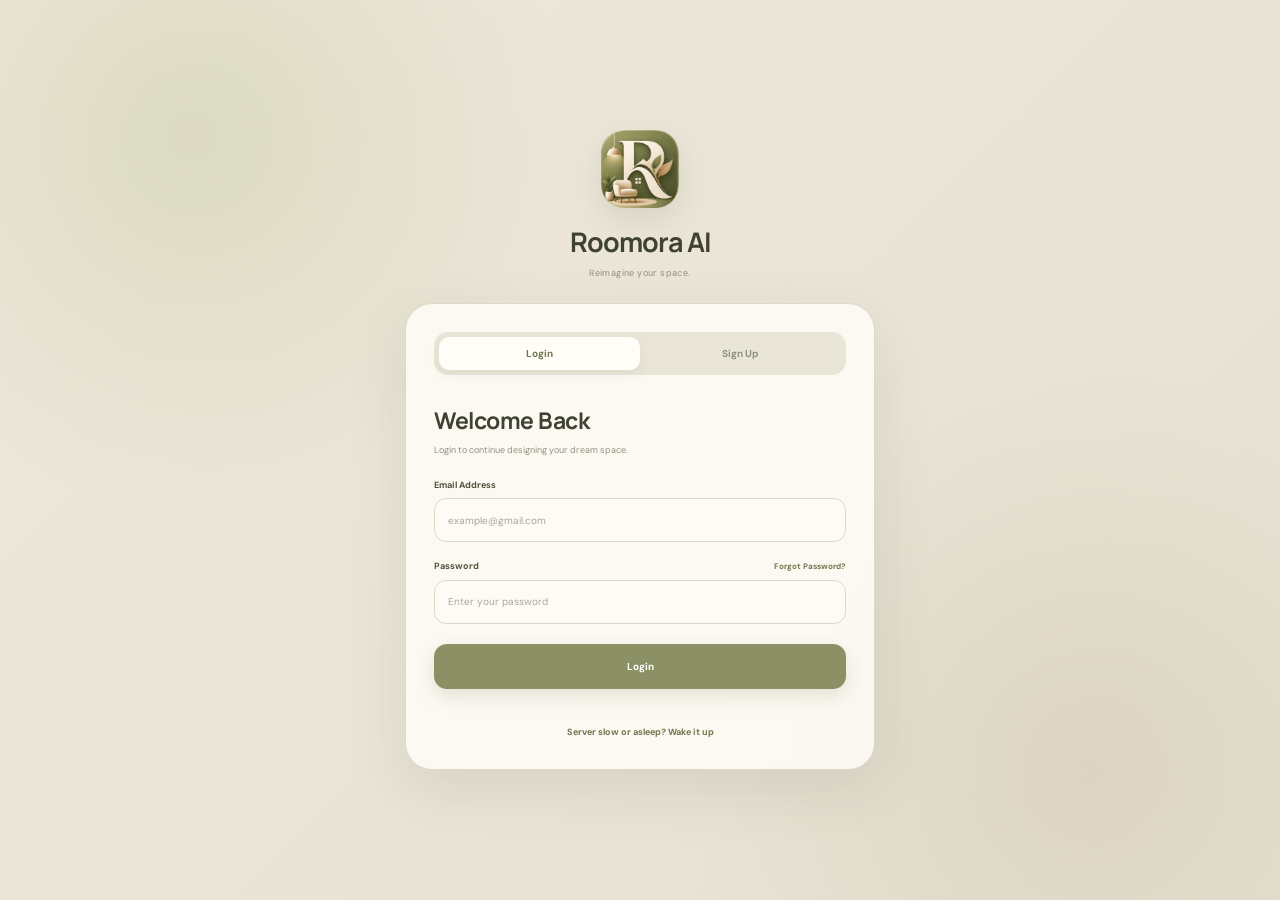
<file: frontend/admin.html>
<!DOCTYPE html>
<html lang="en">
<head>
  <meta charset="UTF-8">
  <meta name="viewport" content="width=device-width, initial-scale=1.0">
  <title>Roomora AI - Admin Panel</title>
  <link rel="icon" href="assets/img/logo.png">
  <link rel="stylesheet" href="css/admin.css">
  <link rel="stylesheet" href="css/panel-extras.css">
</head>
<body>

<div id="sidebarOverlay" class="sidebar-overlay" data-action="close-sidebar"></div>

<!-- SIDEBAR -->
<aside id="sidebar" class="sidebar">
  <div class="sidebar-brand">
    <div class="admin-logo"><img src="assets/img/logo.png" alt="Roomora AI Logo"></div>
    <div><h2>Roomora AI</h2><span>ADMIN PANEL</span></div>
  </div>

  <div class="admin-profile">
    <div class="admin-avatar" data-user-initials></div>
    <div><strong data-user-name></strong><small>Super Administrator</small></div>
  </div>

  <nav class="sidebar-navigation">
    <button class="sidebar-link" data-section="dashboard"><span>▦</span> Dashboard</button>
    <button class="sidebar-link" data-section="users"><span>👥</span> Users</button>
    <button class="sidebar-link" data-section="furniture"><span>🛋️</span> Furniture</button>
    <button class="sidebar-link" data-section="designers"><span>🎨</span> Designers</button>
    <button class="sidebar-link" data-section="orders"><span>📦</span> Orders</button>
    <button class="sidebar-link" data-section="requests"><span>🔔</span> Designer Requests <span class="notification-count" id="requestCount" style="display:none"></span></button>
    <button class="sidebar-link" data-section="sellers"><span>🏪</span> Sellers</button>
    <button class="sidebar-link" data-section="reports"><span>📊</span> Reports</button>
    <button class="sidebar-link" data-section="settings"><span>⚙️</span> Settings</button>
  </nav>

  <div class="sidebar-bottom">
    <button class="sidebar-link logout-link" data-action="logout"><span>↪</span> Logout</button>
  </div>
</aside>

<!-- MAIN AREA -->
<div class="admin-main">

  <header class="admin-topbar">
    <button class="mobile-menu" data-action="open-sidebar">☰</button>
    <div class="topbar-search">
      <span>🔍</span>
      <input type="search" placeholder="Search users, orders, furniture..." id="globalSearch">
    </div>
    <div class="topbar-actions">
      <button class="top-icon" data-action="notifications">🔔 <span class="red-dot" style="display:none"></span></button>
      <div class="admin-user-menu">
        <div class="small-avatar" data-user-initials></div>
        <div class="top-admin-name"><strong data-user-name></strong><small>Super Admin</small></div>
      </div>
    </div>
  </header>

  <!-- DASHBOARD -->
  <section id="dashboard" class="admin-section">
    <div class="page-heading">
      <div>
        <span class="eyebrow">ADMINISTRATION</span>
        <h1>Dashboard</h1>
        <p>Welcome back. Here's what's happening across Roomora AI.</p>
      </div>
      <button class="primary-admin-button" data-action="export-orders">↓ Export Report</button>
    </div>

    <div class="statistics-grid">
      <div class="stat-card"><div class="stat-icon users-icon">👥</div><div><span>Total Users</span><h2 id="dsUsers">–</h2><small class="positive" id="dsUsersNote"></small></div></div>
      <div class="stat-card"><div class="stat-icon active-icon">●</div><div><span>Active Users</span><h2 id="dsActive">–</h2><small class="positive" id="dsActiveNote"></small></div></div>
      <div class="stat-card"><div class="stat-icon product-icon">🛋️</div><div><span>Furniture Products</span><h2 id="dsProducts">–</h2><small class="warning" id="dsProductsNote"></small></div></div>
      <div class="stat-card"><div class="stat-icon designer-icon">🎨</div><div><span>Designers</span><h2 id="dsDesigners">–</h2><small class="positive" id="dsDesignersNote"></small></div></div>
    </div>

    <div class="statistics-grid second-stats">
      <div class="stat-card revenue-card"><div class="stat-icon">₹</div><div><span>Monthly Revenue</span><h2 id="dsRevenue">–</h2><small class="positive" id="dsRevenueNote"></small></div></div>
      <div class="stat-card"><div class="stat-icon order-icon">📦</div><div><span>Total Orders</span><h2 id="dsOrders">–</h2><small class="positive" id="dsOrdersNote"></small></div></div>
      <div class="stat-card"><div class="stat-icon pending-icon">⏳</div><div><span>Pending Requests</span><h2 id="dsPending">–</h2><small class="warning">Needs attention</small></div></div>
      <div class="stat-card"><div class="stat-icon seller-icon">🏪</div><div><span>Furniture Sellers</span><h2 id="dsSellers">–</h2><small class="positive" id="dsSellersNote"></small></div></div>
    </div>

    <div class="dashboard-grid">
      <div class="admin-card large-card">
        <div class="card-heading">
          <div><h3>Recent Orders</h3><p>Latest furniture and designer orders</p></div>
          <button class="text-button" data-section="orders">View All →</button>
        </div>
        <div class="table-wrapper">
          <table>
            <thead><tr><th>Order ID</th><th>Customer</th><th>Type</th><th>Amount</th><th>Status</th><th>Date</th></tr></thead>
            <tbody id="dsRecent"></tbody>
          </table>
        </div>
      </div>

      <div class="admin-card">
        <div class="card-heading"><div><h3>Quick Actions</h3><p>Manage your platform</p></div></div>
        <div class="quick-actions">
          <button data-section="users"><span>👥</span><div><strong>Manage Users</strong><small>View all accounts</small></div></button>
          <button data-section="furniture"><span>🛋️</span><div><strong>Review Products</strong><small>Approve furniture</small></div></button>
          <button data-section="designers"><span>🎨</span><div><strong>Manage Designers</strong><small>Check availability</small></div></button>
          <button data-section="requests"><span>🔔</span><div><strong>Requests</strong><small id="qaRequests">Designer bookings</small></div></button>
        </div>
      </div>
    </div>

    <div class="dashboard-grid">
      <div class="admin-card">
        <div class="card-heading"><div><h3>Platform Activity</h3><p>Today's overview</p></div></div>
        <div class="activity-list" id="dsActivity"></div>
      </div>

      <div class="admin-card">
        <div class="card-heading">
          <div><h3>System Status</h3><p>Roomora AI services</p></div>
          <span class="online-badge">● All Systems Operational</span>
        </div>
        <div class="system-status">
          <div><span>Website</span><strong class="online">Operational</strong></div>
          <div><span>Authentication</span><strong class="online">Operational</strong></div>
          <div><span>Database</span><strong class="online" id="sysDatabase">Operational</strong></div>
          <div><span>AI Service</span><strong class="online" id="sysAi">Operational</strong></div>
          <div><span>Payments</span><strong class="online">Record only</strong></div>
        </div>
      </div>
    </div>
  </section>

  <!-- USERS -->
  <section id="users" class="admin-section">
    <div class="page-heading">
      <div>
        <span class="eyebrow">USER MANAGEMENT</span>
        <h1>Users</h1>
        <p>Manage all Roomora AI accounts.</p>
      </div>
      <button class="primary-admin-button" data-action="export-users">↓ Export Users</button>
    </div>

    <div class="filter-bar">
      <div class="search-box">🔍 <input id="userSearch" placeholder="Search user..."></div>
      <select id="userStatusFilter">
        <option value="all">All Status</option>
        <option value="active">Active</option>
        <option value="inactive">Inactive</option>
        <option value="blocked">Blocked</option>
      </select>
      <select id="userRoleFilter">
        <option value="">All Users</option>
        <option value="user">Customers</option>
        <option value="seller">Sellers</option>
        <option value="designer">Designers</option>
        <option value="admin">Admins</option>
      </select>
    </div>

    <div class="admin-card">
      <div class="table-wrapper">
        <table id="usersTable">
          <thead><tr><th>User</th><th>Email</th><th>Mobile</th><th>Role</th><th>Orders</th><th>Last Active</th><th>Status</th><th>Action</th></tr></thead>
          <tbody id="usersBody"></tbody>
        </table>
      </div>
    </div>
  </section>

  <!-- FURNITURE -->
  <section id="furniture" class="admin-section">
    <div class="page-heading">
      <div>
        <span class="eyebrow">PRODUCT MANAGEMENT</span>
        <h1>Furniture</h1>
        <p>Review furniture listed by sellers.</p>
      </div>
      <button class="primary-admin-button" data-action="add-product">+ Add Product</button>
    </div>

    <div class="statistics-grid">
      <div class="mini-stat"><span>Total Products</span><strong id="fuTotal">–</strong></div>
      <div class="mini-stat"><span>Approved</span><strong class="green-text" id="fuApproved">–</strong></div>
      <div class="mini-stat"><span>Pending</span><strong class="orange-text" id="fuPending">–</strong></div>
      <div class="mini-stat"><span>Out of Stock</span><strong class="red-text" id="fuOut">–</strong></div>
    </div>

    <div class="filter-bar">
      <div class="search-box">🔍 <input id="productSearch" placeholder="Search furniture..."></div>
      <select id="productCategoryFilter">
        <option value="">All Categories</option>
        <option>Sofa</option><option>Chair</option><option>Table</option><option>Bed</option><option>Dining</option><option>Lighting</option><option>Decor</option>
      </select>
      <select id="productStatusFilter">
        <option value="">All Status</option>
        <option value="approved">Approved</option>
        <option value="pending">Pending</option>
        <option value="rejected">Rejected</option>
      </select>
    </div>

    <div class="admin-card">
      <div class="table-wrapper">
        <table>
          <thead><tr><th>Product</th><th>Seller</th><th>Category</th><th>Price</th><th>Stock</th><th>Status</th><th>Action</th></tr></thead>
          <tbody id="productsBody"></tbody>
        </table>
      </div>
    </div>
  </section>

  <!-- DESIGNERS -->
  <section id="designers" class="admin-section">
    <div class="page-heading">
      <div>
        <span class="eyebrow">DESIGNER MANAGEMENT</span>
        <h1>Designers</h1>
        <p>Manage designer profiles, availability and verification.</p>
      </div>
      <button class="primary-admin-button" data-action="add-designer">+ Add Designer</button>
    </div>
    <div class="designer-admin-grid" id="designerGrid"></div>
  </section>

  <!-- ORDERS -->
  <section id="orders" class="admin-section">
    <div class="page-heading">
      <div>
        <span class="eyebrow">ORDER MANAGEMENT</span>
        <h1>Orders</h1>
        <p>Track furniture purchases and designer bookings.</p>
      </div>
      <button class="primary-admin-button" data-action="export-orders">↓ Export Orders</button>
    </div>

    <div class="statistics-grid">
      <div class="mini-stat"><span>Today's Orders</span><strong id="orToday">–</strong></div>
      <div class="mini-stat"><span>Processing</span><strong class="orange-text" id="orProcessing">–</strong></div>
      <div class="mini-stat"><span>Delivered</span><strong class="green-text" id="orDelivered">–</strong></div>
      <div class="mini-stat"><span>Cancelled</span><strong class="red-text" id="orCancelled">–</strong></div>
    </div>

    <div class="admin-card">
      <div class="table-wrapper">
        <table>
          <thead><tr><th>Order ID</th><th>Customer</th><th>Type</th><th>Item / Designer</th><th>Amount</th><th>Payment</th><th>Status</th><th>Action</th></tr></thead>
          <tbody id="ordersBody"></tbody>
        </table>
      </div>
    </div>
  </section>

  <!-- DESIGNER REQUESTS -->
  <section id="requests" class="admin-section">
    <div class="page-heading">
      <div>
        <span class="eyebrow">REQUEST MANAGEMENT</span>
        <h1>Designer Requests</h1>
        <p>Monitor requests between customers and interior designers.</p>
      </div>
    </div>
    <div class="request-grid" id="requestGrid"></div>
  </section>

  <!-- SELLERS -->
  <section id="sellers" class="admin-section">
    <div class="page-heading">
      <div>
        <span class="eyebrow">SELLER MANAGEMENT</span>
        <h1>Furniture Sellers</h1>
        <p>Manage furniture marketplace partners.</p>
      </div>
      <button class="primary-admin-button" data-action="add-seller">+ Add Seller</button>
    </div>

    <div class="statistics-grid">
      <div class="mini-stat"><span>Total Sellers</span><strong id="seTotal">–</strong></div>
      <div class="mini-stat"><span>Active</span><strong class="green-text" id="seActive">–</strong></div>
      <div class="mini-stat"><span>Pending Verification</span><strong class="orange-text" id="sePending">–</strong></div>
      <div class="mini-stat"><span>Suspended</span><strong class="red-text" id="seSuspended">–</strong></div>
    </div>

    <div class="admin-card">
      <div class="table-wrapper">
        <table>
          <thead><tr><th>Seller</th><th>Business</th><th>Products</th><th>Orders</th><th>Revenue</th><th>Status</th><th>Action</th></tr></thead>
          <tbody id="sellersBody"></tbody>
        </table>
      </div>
    </div>
  </section>

  <!-- REPORTS -->
  <section id="reports" class="admin-section">
    <div class="page-heading">
      <div>
        <span class="eyebrow">ANALYTICS</span>
        <h1>Reports</h1>
        <p>Monitor Roomora AI performance.</p>
      </div>
      <button class="primary-admin-button" data-action="export-orders">↓ Download Report</button>
    </div>

    <div class="report-grid">
      <div class="admin-card">
        <h3>Revenue Overview</h3>
        <p>Monthly platform revenue</p>
        <div class="fake-chart" id="rpChart"></div>
        <div class="chart-labels" id="rpLabels"></div>
      </div>

      <div class="admin-card">
        <h3>Order Distribution</h3>
        <p>Furniture vs designer services</p>
        <div class="donut-chart" id="rpDonut">
          <div class="donut-center"><strong id="rpTotal">0</strong><small>Orders</small></div>
        </div>
        <div class="legend">
          <span><i class="legend-furniture"></i> Furniture <b id="rpFurniture">0</b>%</span>
          <span><i class="legend-designer"></i> Designer <b id="rpDesigner">0</b>%</span>
        </div>
      </div>
    </div>

    <div class="admin-card" style="margin-top:18px">
      <div class="card-heading"><div><h3>Payout Requests</h3><p>Sellers and designers asking to be paid</p></div></div>
      <div class="table-wrapper">
        <table>
          <thead><tr><th>Reference</th><th>Requested By</th><th>Role</th><th>Amount</th><th>Date</th><th>Status</th><th>Action</th></tr></thead>
          <tbody id="payoutsBody"></tbody>
        </table>
      </div>
    </div>
  </section>

  <!-- SETTINGS -->
  <section id="settings" class="admin-section">
    <div class="page-heading">
      <div>
        <span class="eyebrow">ADMIN SETTINGS</span>
        <h1>Settings</h1>
        <p>Configure Roomora AI administration.</p>
      </div>
    </div>

    <div class="settings-admin-grid">
      <div class="admin-card">
        <h3>Platform Settings</h3>
        <div class="admin-setting"><div><strong>New User Registration</strong><p>Allow new users to create accounts.</p></div><label class="switch"><input type="checkbox" data-setting="allow_registration"><span class="slider"></span></label></div>
        <div class="admin-setting"><div><strong>Furniture Marketplace</strong><p>Allow furniture sellers to list products.</p></div><label class="switch"><input type="checkbox" data-setting="marketplace_enabled"><span class="slider"></span></label></div>
        <div class="admin-setting"><div><strong>Designer Bookings</strong><p>Allow users to request designers.</p></div><label class="switch"><input type="checkbox" data-setting="designer_bookings_enabled"><span class="slider"></span></label></div>
      </div>

      <div class="admin-card">
        <h3>Notification Settings</h3>
        <div class="admin-setting"><div><strong>Email Notifications</strong><p>Send account and order emails.</p></div><label class="switch"><input type="checkbox" data-setting="email_notifications"><span class="slider"></span></label></div>
        <div class="admin-setting"><div><strong>Designer Notifications</strong><p>Notify designers of new requests.</p></div><label class="switch"><input type="checkbox" data-setting="designer_notifications"><span class="slider"></span></label></div>
        <p class="muted-note" style="margin-top:12px;font-size:9px;color:#929080">Email sending is not set up yet; these switches are saved for when it is.</p>
      </div>
    </div>
  </section>

</div>

<!-- GENERIC DETAILS MODAL -->
<div class="panel-modal" id="detailModal">
  <div class="panel-modal-content">
    <div class="panel-modal-header"><h2 id="detailTitle"></h2><button data-close-modal aria-label="Close">✕</button></div>
    <div id="detailBody"></div>
  </div>
</div>

<!-- ADD PRODUCT MODAL -->
<div class="panel-modal" id="productModal">
  <div class="panel-modal-content">
    <div class="panel-modal-header"><h2>Add Product</h2><button data-close-modal aria-label="Close">✕</button></div>
    <form id="productForm">
      <div class="form-group"><label>Product name *</label><input id="apName" required minlength="2"></div>
      <div class="form-group"><label>Category</label><select id="apCategory"><option>Sofa</option><option>Chair</option><option>Table</option><option>Bed</option><option>Dining</option><option>Lighting</option><option>Decor</option></select></div>
      <div class="form-group"><label>Short description</label><input id="apShort"></div>
      <div class="form-group"><label>Price (₹) *</label><input type="number" id="apPrice" min="1" required></div>
      <div class="form-group"><label>Stock *</label><input type="number" id="apStock" min="0" required></div>
      <div class="form-group"><label>Image URL</label><input id="apImage" placeholder="https://…"></div>
      <button class="primary-button" type="submit">Add Product</button>
    </form>
  </div>
</div>

<!-- ADD DESIGNER / SELLER MODAL -->
<div class="panel-modal" id="promoteModal">
  <div class="panel-modal-content">
    <div class="panel-modal-header"><h2 id="promoteTitle"></h2><button data-close-modal aria-label="Close">✕</button></div>
    <form id="promoteForm">
      <div class="form-group"><label>Choose an existing customer account</label><select id="pmUser" required></select></div>
      <div class="form-group" id="pmDesignerFields">
        <label>Speciality</label><input id="pmSpeciality" placeholder="Modern homes · Space planning">
        <label style="margin-top:10px">Price per day (₹)</label><input type="number" id="pmPrice" min="1" value="4000">
      </div>
      <button class="primary-button" type="submit">Save</button>
    </form>
  </div>
</div>

<script src="config.js"></script>
<script type="module" src="js/pages/admin.js"></script>
</body>
</html>
</file>
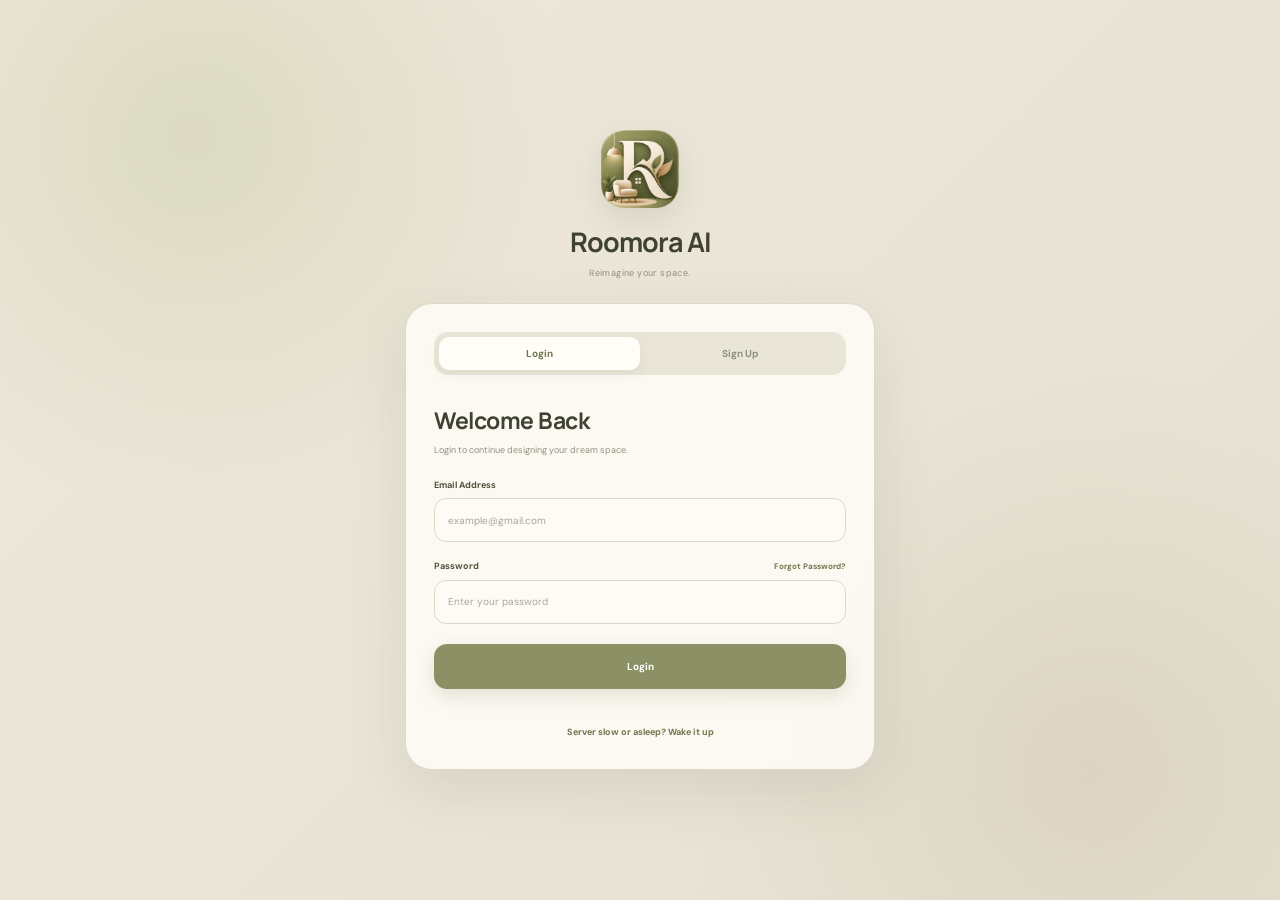
<file: frontend/designer.html>
<!DOCTYPE html>
<html lang="en">
<head>
  <meta charset="UTF-8">
  <meta name="viewport" content="width=device-width, initial-scale=1.0">
  <title>Roomora AI - Designer Panel</title>
  <link rel="icon" href="assets/img/logo.png">
  <link rel="stylesheet" href="css/designer.css">
  <link rel="stylesheet" href="css/panel-extras.css">
</head>
<body>

<div id="sidebarOverlay" class="sidebar-overlay" data-action="close-sidebar"></div>

<!-- SIDEBAR -->
<aside id="sidebar" class="sidebar">
  <div class="brand">
    <div class="brand-logo"><img src="assets/img/logo.png" alt="Roomora AI Logo"></div>
    <div><h2>Roomora AI</h2><span>DESIGNER PANEL</span></div>
  </div>

  <div class="designer-profile">
    <div class="designer-avatar" data-user-initials></div>
    <div><strong data-user-name></strong><small id="sideTitle">Interior Designer</small></div>
  </div>

  <nav class="sidebar-nav">
    <button class="nav-item" data-section="dashboard"><span>▦</span> Dashboard</button>
    <button class="nav-item" data-section="requests"><span>📩</span> Booking Requests <b class="nav-badge" id="requestBadge"></b></button>
    <button class="nav-item" data-section="bookings"><span>📅</span> My Bookings</button>
    <button class="nav-item" data-section="portfolio"><span>🖼️</span> Portfolio</button>
    <button class="nav-item" data-section="services"><span>✦</span> Services</button>
    <button class="nav-item" data-section="earnings"><span>₹</span> Earnings</button>
    <button class="nav-item" data-section="reviews"><span>★</span> Reviews</button>
    <button class="nav-item" data-section="notifications"><span>🔔</span> Notifications</button>
    <button class="nav-item" data-section="profile"><span>👤</span> My Profile</button>
    <button class="nav-item" data-section="settings"><span>⚙️</span> Settings</button>
  </nav>

  <div class="sidebar-bottom">
    <button class="nav-item logout" data-action="logout"><span>↪</span> Logout</button>
  </div>
</aside>

<!-- MAIN -->
<div class="main">

  <header class="topbar">
    <button class="mobile-menu" data-action="open-sidebar">☰</button>
    <div class="search">🔍 <input type="search" id="topSearch" placeholder="Search bookings, clients..."></div>
    <div class="top-actions">
      <button class="icon-button" data-section="notifications">🔔 <span class="notification-dot" style="display:none"></span></button>
      <div class="availability"><span class="availability-dot"></span> <span id="topAvailability">Available</span></div>
      <div class="top-profile">
        <div class="small-avatar" data-user-initials></div>
        <div><strong data-user-name></strong><small id="topTitle">Interior Designer</small></div>
      </div>
    </div>
  </header>

  <!-- DASHBOARD -->
  <section id="dashboard" class="section">
    <div class="heading">
      <div>
        <span class="eyebrow">DESIGNER DASHBOARD</span>
        <h1 id="greeting">Welcome back</h1>
        <p>Manage your clients, projects and design bookings.</p>
      </div>
      <button class="primary-button" data-section="requests">View Requests</button>
    </div>

    <div class="stats">
      <div class="stat"><div class="stat-icon">📩</div><div><span>Pending Requests</span><strong id="dsPending">–</strong><small class="orange">Need your response</small></div></div>
      <div class="stat"><div class="stat-icon">📅</div><div><span>Active Projects</span><strong id="dsActive">–</strong><small id="dsActiveNote"></small></div></div>
      <div class="stat"><div class="stat-icon">₹</div><div><span>This Month</span><strong id="dsMonth">–</strong><small class="green" id="dsMonthNote"></small></div></div>
      <div class="stat"><div class="stat-icon">⭐</div><div><span>Rating</span><strong id="dsRating">–</strong><small id="dsRatingNote"></small></div></div>
    </div>

    <div class="availability-card">
      <div>
        <span class="eyebrow">PROFILE VISIBILITY</span>
        <h3 id="availTitle">You are currently available for new projects</h3>
        <p>Customers can discover and request your services.</p>
      </div>
      <label class="switch"><input type="checkbox" id="availabilityToggle" data-action="toggle-availability" checked><span class="slider"></span></label>
    </div>

    <div class="dashboard-grid">
      <div class="card large">
        <div class="card-heading">
          <div><h3>New Booking Requests</h3><p>Customers waiting for your response</p></div>
          <button class="text-button" data-section="requests">View All →</button>
        </div>
        <div class="request-list" id="dsRequests"></div>
      </div>

      <div class="card">
        <div class="card-heading"><div><h3>Upcoming</h3><p>Your next projects</p></div></div>
        <div class="calendar-list" id="dsUpcoming"></div>
      </div>
    </div>

    <div class="dashboard-grid">
      <div class="card">
        <div class="card-heading"><div><h3>Profile Performance</h3><p>Booking funnel</p></div></div>
        <div class="performance-list">
          <div><span>Profile Views</span><strong id="pfViews">–</strong></div>
          <div class="progress"><div id="pfViewsBar" style="width:0"></div></div>
          <div><span>Booking Requests</span><strong id="pfRequests">–</strong></div>
          <div class="progress"><div id="pfRequestsBar" style="width:0"></div></div>
          <div><span>Conversion Rate</span><strong id="pfConversion">–</strong></div>
          <div class="progress"><div id="pfConversionBar" style="width:0"></div></div>
        </div>
      </div>

      <div class="card">
        <div class="card-heading"><div><h3>Recent Review</h3><p>From your latest client</p></div></div>
        <div class="featured-review" id="dsReview"></div>
      </div>
    </div>
  </section>

  <!-- BOOKING REQUESTS -->
  <section id="requests" class="section">
    <div class="heading">
      <div>
        <span class="eyebrow">CLIENT REQUESTS</span>
        <h1>Booking Requests</h1>
        <p>Review customer requirements and decide whether to accept or decline their projects.</p>
      </div>
    </div>
    <div class="request-cards" id="requestCards"></div>
  </section>

  <!-- MY BOOKINGS -->
  <section id="bookings" class="section">
    <div class="heading">
      <div>
        <span class="eyebrow">MY PROJECTS</span>
        <h1>My Bookings</h1>
        <p>All your current and completed design projects.</p>
      </div>
    </div>

    <div class="stats">
      <div class="mini-stat"><span>Active Projects</span><strong id="bkActive">–</strong></div>
      <div class="mini-stat"><span>Upcoming</span><strong id="bkUpcoming">–</strong></div>
      <div class="mini-stat"><span>Completed</span><strong class="green" id="bkCompleted">–</strong></div>
      <div class="mini-stat"><span>Total Projects</span><strong id="bkTotal">–</strong></div>
    </div>

    <div class="card booking-table-card">
      <div class="table-wrapper">
        <table>
          <thead><tr><th>Project</th><th>Client</th><th>Location</th><th>Dates</th><th>Amount</th><th>Status</th><th>Action</th></tr></thead>
          <tbody id="bookingsBody"></tbody>
        </table>
      </div>
    </div>
  </section>

  <!-- PORTFOLIO -->
  <section id="portfolio" class="section">
    <div class="heading">
      <div>
        <span class="eyebrow">YOUR WORK</span>
        <h1>Portfolio</h1>
        <p>Showcase your best interior design projects.</p>
      </div>
      <button class="primary-button" data-action="add-portfolio">+ Add Project</button>
    </div>
    <div id="portfolioPreview" class="portfolio-grid"></div>
  </section>

  <!-- SERVICES -->
  <section id="services" class="section">
    <div class="heading">
      <div>
        <span class="eyebrow">DESIGN SERVICES</span>
        <h1>Services & Pricing</h1>
        <p>Define what you offer to Roomora AI customers.</p>
      </div>
      <button class="primary-button" data-action="add-service">+ Add Service</button>
    </div>

    <div class="service-grid" id="serviceGrid"></div>

    <div class="form-card contract-card">
      <h3>Contract & Working Terms</h3>
      <p>These terms will be shown to customers before they confirm a booking.</p>
      <textarea rows="7" id="contractTerms" placeholder="Describe revisions, travel, payment and cancellation terms…"></textarea>
      <button class="primary-button" data-action="save-terms">Save Terms</button>
    </div>
  </section>

  <!-- EARNINGS -->
  <section id="earnings" class="section">
    <div class="heading">
      <div>
        <span class="eyebrow">FINANCIALS</span>
        <h1>Earnings</h1>
        <p>Track your design income and payouts.</p>
      </div>
      <button class="primary-button" data-action="request-payout">Request Payout</button>
    </div>

    <div class="stats">
      <div class="stat"><div class="stat-icon">₹</div><div><span>Total Earnings</span><strong id="erTotal">–</strong><small>All time</small></div></div>
      <div class="stat"><div class="stat-icon">📈</div><div><span>This Month</span><strong id="erMonth">–</strong><small>Completed projects</small></div></div>
      <div class="stat"><div class="stat-icon">💰</div><div><span>Available</span><strong id="erAvailable">–</strong><small>Ready for payout</small></div></div>
      <div class="stat"><div class="stat-icon">⏳</div><div><span>Pending</span><strong id="erPending">–</strong><small>In payout or still in progress</small></div></div>
    </div>

    <div class="card earnings-card">
      <div class="card-heading"><div><h3>Payout History</h3><p>Recent payments from Roomora AI</p></div></div>
      <div class="table-wrapper">
        <table>
          <thead><tr><th>Payout ID</th><th>Date</th><th>Amount</th><th>Status</th></tr></thead>
          <tbody id="payoutsBody"></tbody>
        </table>
      </div>
    </div>
  </section>

  <!-- REVIEWS -->
  <section id="reviews" class="section">
    <div class="heading">
      <div>
        <span class="eyebrow">CLIENT FEEDBACK</span>
        <h1>Reviews</h1>
        <p>See what clients think about your design work.</p>
      </div>
    </div>

    <div class="review-summary">
      <div class="rating-number">
        <strong id="rvAverage">–</strong>
        <div class="stars" id="rvStars"></div>
        <span id="rvCount"></span>
      </div>
      <div class="rating-bars" id="rvBars"></div>
    </div>

    <div class="review-list" id="rvList"></div>
  </section>

  <!-- NOTIFICATIONS -->
  <section id="notifications" class="section">
    <div class="heading">
      <div>
        <span class="eyebrow">ALERTS</span>
        <h1>Notifications</h1>
        <p>Stay updated about your Roomora AI activity.</p>
      </div>
      <button class="secondary-button" data-action="mark-all-read">Mark All Read</button>
    </div>
    <div class="notification-list" id="notificationList"></div>
  </section>

  <!-- PROFILE -->
  <section id="profile" class="section">
    <div class="heading">
      <div>
        <span class="eyebrow">PROFESSIONAL PROFILE</span>
        <h1>My Profile</h1>
        <p>This information is visible to customers.</p>
      </div>
      <button class="primary-button" data-action="save-profile">Save Profile</button>
    </div>

    <div class="profile-layout">
      <div class="form-card profile-main">
        <div class="profile-header">
          <div class="profile-picture" data-user-initials></div>
          <div>
            <h2 id="pfHeadName"></h2>
            <span id="pfHeadTitle"></span>
            <small id="pfHeadLocation"></small>
          </div>
        </div>

        <div class="form-grid">
          <div class="form-group"><label>Full Name</label><input id="pfName"></div>
          <div class="form-group"><label>Professional Title</label><input id="pfTitle"></div>
          <div class="form-group"><label>Email</label><input type="email" id="pfEmail" disabled></div>
          <div class="form-group"><label>Mobile Number</label><input id="pfMobile"></div>
          <div class="form-group">
            <label>Experience</label>
            <select id="pfExperience"><option value="">Select</option><option>1 - 3 Years</option><option>3 - 5 Years</option><option>5 - 10 Years</option><option>10+ Years</option></select>
          </div>
          <div class="form-group"><label>Base Location</label><input id="pfLocation"></div>
          <div class="form-group full"><label>About Me</label><textarea rows="6" id="pfAbout"></textarea></div>
          <div class="form-group full"><label>Design Specialisations</label><input id="pfSpeciality"></div>
        </div>
      </div>

      <div class="profile-side">
        <div class="form-card">
          <h3>Professional Details</h3>
          <div class="detail-row"><span>Experience</span><strong id="dtExperience">–</strong></div>
          <div class="detail-row"><span>Projects Completed</span><strong id="dtProjects">–</strong></div>
          <div class="detail-row"><span>Client Rating</span><strong id="dtRating">–</strong></div>
          <div class="detail-row"><span>Response Rate</span><strong id="dtRate">–</strong></div>
          <div class="detail-row"><span>Response Time</span><strong id="dtTime">–</strong></div>
        </div>

        <div class="form-card verification-card">
          <div class="verified-icon">✓</div>
          <h3 id="verifyTitle">Verified Designer</h3>
          <p id="verifyText"></p>
          <span id="verifySince"></span>
        </div>
      </div>
    </div>
  </section>

  <!-- SETTINGS -->
  <section id="settings" class="section">
    <div class="heading">
      <div>
        <span class="eyebrow">ACCOUNT SETTINGS</span>
        <h1>Settings</h1>
        <p>Manage your designer account preferences.</p>
      </div>
    </div>

    <div class="settings-grid">
      <div class="form-card">
        <h3>Account Settings</h3>
        <div class="toggle-setting"><div><strong>Email Notifications</strong><small>Receive booking and payment alerts by email.</small></div><label class="switch"><input type="checkbox" data-pref="email_notifications" checked><span class="slider"></span></label></div>
        <div class="toggle-setting"><div><strong>Booking Notifications</strong><small>Get alerts when a customer requests your services.</small></div><label class="switch"><input type="checkbox" data-pref="booking_notifications" checked><span class="slider"></span></label></div>
        <div class="toggle-setting"><div><strong>Review Notifications</strong><small>Get notified when a customer leaves a review.</small></div><label class="switch"><input type="checkbox" data-pref="review_notifications" checked><span class="slider"></span></label></div>
        <div class="toggle-setting"><div><strong>Marketing Emails</strong><small>Receive Roomora AI growth and promotion updates.</small></div><label class="switch"><input type="checkbox" data-pref="marketing_emails"><span class="slider"></span></label></div>
      </div>

      <form class="form-card" id="passwordForm">
        <h3>Security</h3>
        <div class="form-group"><label>Current Password</label><input type="password" id="pwCurrent" placeholder="Enter current password" autocomplete="current-password" required></div>
        <div class="form-group"><label>New Password</label><input type="password" id="pwNew" placeholder="Enter new password" autocomplete="new-password" required></div>
        <div class="form-group"><label>Confirm Password</label><input type="password" id="pwConfirm" placeholder="Confirm new password" autocomplete="new-password" required></div>
        <button class="primary-button" type="submit">Update Password</button>
      </form>

      <form class="form-card" id="bankForm">
        <h3>Bank & Payout Details</h3>
        <div class="form-group"><label>Account Holder</label><input id="bkHolder"></div>
        <div class="form-group"><label>Bank Account</label><input id="bkAccount" placeholder="Bank name and last 4 digits"></div>
        <div class="form-group"><label>IFSC</label><input id="bkIfsc"></div>
        <button class="primary-button" type="submit">Save Payout Details</button>
      </form>

      <div class="form-card danger-card">
        <h3>Account Actions</h3>
        <p>Temporarily hide your designer profile or permanently request account deletion.</p>
        <button class="secondary-button" data-action="toggle-visibility" id="visibilityButton">Hide My Profile</button>
        <button class="danger-button" data-action="delete-account">Delete Account</button>
      </div>
    </div>
  </section>

</div>

<!-- DETAILS MODAL -->
<div class="panel-modal" id="detailsModal">
  <div class="panel-modal-content">
    <div class="panel-modal-header"><h2 id="detailsTitle">Booking details</h2><button data-close-modal aria-label="Close">✕</button></div>
    <div id="detailsBody"></div>
  </div>
</div>

<!-- SERVICE MODAL -->
<div class="panel-modal" id="serviceModal">
  <div class="panel-modal-content">
    <div class="panel-modal-header"><h2 id="serviceModalTitle">Add Service</h2><button data-close-modal aria-label="Close">✕</button></div>
    <form id="serviceForm">
      <div class="form-group"><label>Category</label><input id="svCategory" placeholder="RESIDENTIAL, COMMERCIAL, CONSULTATION…" maxlength="40"></div>
      <div class="form-group"><label>Service name *</label><input id="svName" required minlength="2" maxlength="120"></div>
      <div class="form-group"><label>Description</label><textarea id="svDescription" rows="3"></textarea></div>
      <div class="form-group"><label>Price (₹) *</label><input type="number" id="svPrice" min="1" required></div>
      <div class="form-group"><label>Charged per</label><select id="svUnit"><option value="day">Day</option><option value="session">Session</option></select></div>
      <button class="primary-button" type="submit">Save Service</button>
      <button type="button" class="danger-button" id="svDelete" style="width:100%;margin-top:10px;display:none" data-action="delete-service">Delete Service</button>
    </form>
  </div>
</div>

<!-- PORTFOLIO MODAL -->
<div class="panel-modal" id="portfolioModal">
  <div class="panel-modal-content">
    <div class="panel-modal-header"><h2>Add Portfolio Project</h2><button data-close-modal aria-label="Close">✕</button></div>
    <form id="portfolioForm">
      <div class="form-group"><label>Project title *</label><input id="poTitle" required minlength="2" maxlength="120"></div>
      <div class="form-group"><label>Category</label><input id="poCategory" placeholder="RESIDENTIAL, COMMERCIAL…" maxlength="40"></div>
      <div class="form-group"><label>Location</label><input id="poLocation" maxlength="120"></div>
      <div class="form-group"><label>Area (sq.ft.)</label><input type="number" id="poArea" min="0"></div>
      <div class="form-group"><label>Photo</label><input type="file" id="poImage" accept="image/png,image/jpeg,image/webp"></div>
      <button class="primary-button" type="submit">Add to Portfolio</button>
    </form>
  </div>
</div>

<script src="config.js"></script>
<script type="module" src="js/pages/designer.js"></script>
</body>
</html>
</file>
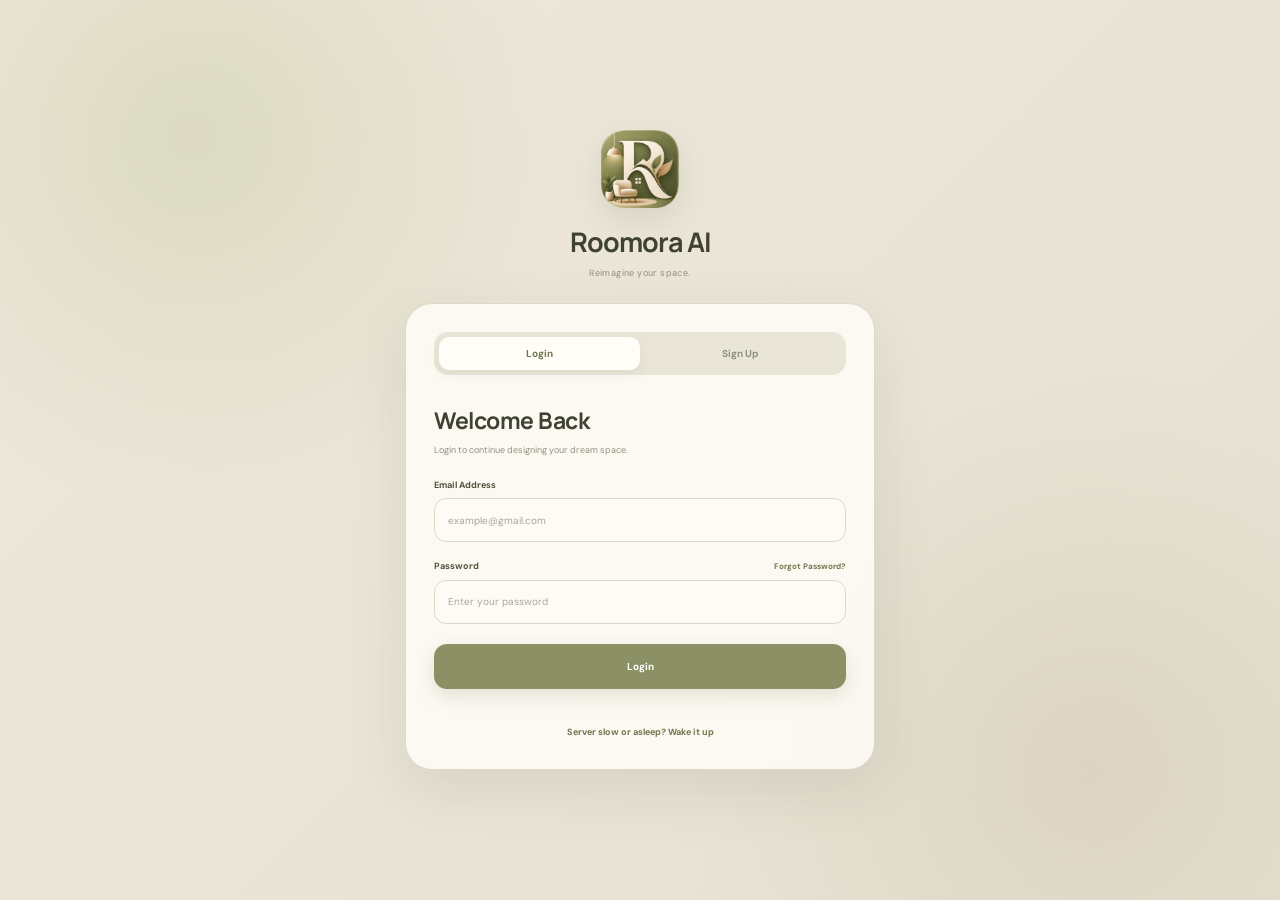
<file: frontend/login.html>
<!DOCTYPE html>
<html lang="en">
<head>
  <meta charset="UTF-8">
  <meta name="viewport" content="width=device-width, initial-scale=1.0">
  <title>Roomora AI - Login</title>
  <link rel="icon" href="assets/img/logo.png">
  <link rel="stylesheet" href="css/user.css">
</head>

<body class="auth-body">
  <div class="auth-container">
    <div class="auth-logo">
      <div class="logo-mark"><img src="assets/img/logo.png" alt="Roomora AI Logo"></div>
      <h1>Roomora AI</h1>
      <p>Reimagine your space.</p>
    </div>

    <div class="auth-card">
      <div class="auth-tabs">
        <button type="button" class="auth-tab active" data-tab="login">Login</button>
        <button type="button" class="auth-tab" data-tab="signup">Sign Up</button>
      </div>

      <!-- LOGIN FORM -->
      <form id="loginForm" novalidate>
        <h2>Welcome Back</h2>
        <p class="form-description">Login to continue designing your dream space.</p>

        <div class="form-group">
          <label for="loginEmail">Email Address</label>
          <input type="email" id="loginEmail" placeholder="example@gmail.com" autocomplete="username" required>
        </div>

        <div class="form-group">
          <div class="label-row">
            <label for="loginPassword">Password</label>
            <a href="#" id="forgotLink">Forgot Password?</a>
          </div>
          <input type="password" id="loginPassword" placeholder="Enter your password" autocomplete="current-password" required>
        </div>

        <button class="primary-button" type="submit" id="loginButton">Login</button>
      </form>

      <!-- SIGNUP FORM -->
      <form id="signupForm" style="display:none;" novalidate>
        <h2>Create Account</h2>
        <p class="form-description">Start designing beautiful spaces with Roomora AI.</p>

        <div class="form-group">
          <label for="signupName">Full Name</label>
          <input type="text" id="signupName" placeholder="Enter your full name" autocomplete="name" required>
        </div>

        <div class="form-group">
          <label for="signupEmail">Email Address</label>
          <input type="email" id="signupEmail" placeholder="example@gmail.com" autocomplete="email" required>
          <small id="emailError"></small>
        </div>

        <div class="form-group">
          <label for="signupMobile">Mobile Number</label>
          <input type="tel" id="signupMobile" placeholder="+91 9876543210" autocomplete="tel" required>
        </div>

        <div class="form-group">
          <label for="signupPassword">Password</label>
          <input type="password" id="signupPassword" placeholder="Create a strong password" autocomplete="new-password" required>
          <div class="password-rules">
            <p data-rule="length">✕ At least 8 characters</p>
            <p data-rule="capital">✕ One capital letter</p>
            <p data-rule="number">✕ One number</p>
            <p data-rule="special">✕ One special character</p>
          </div>
        </div>

        <div class="form-group">
          <label for="confirmPassword">Confirm Password</label>
          <input type="password" id="confirmPassword" placeholder="Confirm password" autocomplete="new-password" required>
        </div>

        <button class="primary-button" type="submit" id="signupButton">Create Account</button>
      </form>

      <p class="auth-message" id="authMessage" role="status" aria-live="polite"></p>
      <p class="auth-message" style="margin-top:6px"><a href="wake.html" style="color:var(--olive-dark);font-weight:700">Server slow or asleep? Wake it up</a></p>
    </div>
  </div>

  <div class="modal" id="forgotModal">
    <div class="modal-content">
      <div class="modal-header">
        <h2>Forgot Password?</h2>
        <button type="button" data-close-modal>✕</button>
      </div>
      <p>Password reset by email is not available in this version of Roomora AI.</p>
      <p class="muted" style="margin:8px 0 20px">Please contact the administrator to have your password reset.</p>
      <button type="button" class="primary-button" data-close-modal>Got it</button>
    </div>
  </div>

  <script src="config.js"></script>
  <script type="module" src="js/pages/login.js"></script>
</body>
</html>
</file>
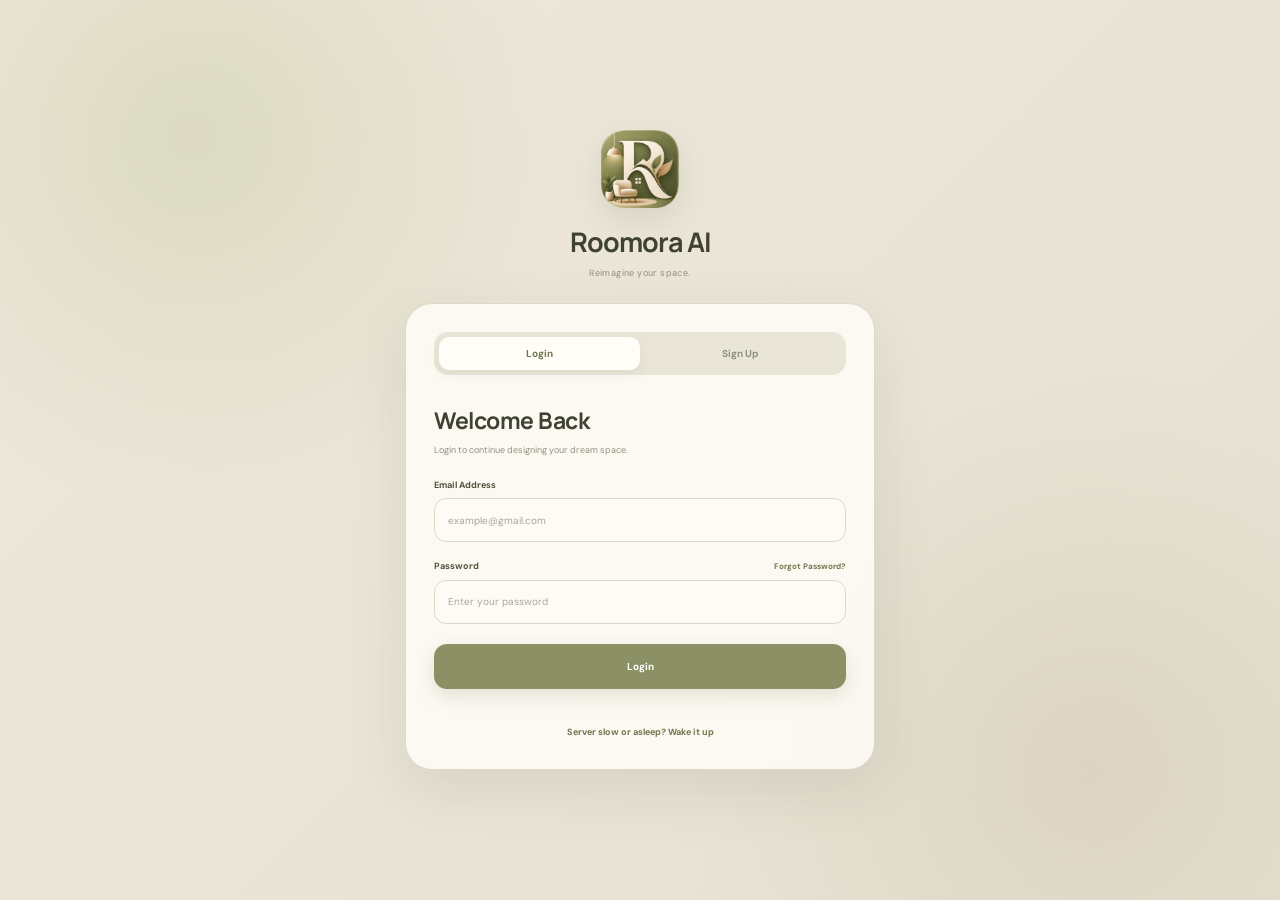
<file: frontend/seller.html>
<!DOCTYPE html>
<html lang="en">
<head>
  <meta charset="UTF-8">
  <meta name="viewport" content="width=device-width, initial-scale=1.0">
  <title>Roomora AI - Seller Panel</title>
  <link rel="icon" href="assets/img/logo.png">
  <link rel="stylesheet" href="css/seller.css">
  <link rel="stylesheet" href="css/panel-extras.css">
</head>

<body>

<div id="sidebarOverlay" class="sidebar-overlay" data-action="close-sidebar"></div>

<!-- SIDEBAR -->
<aside id="sidebar" class="sidebar">
  <div class="brand">
    <div class="brand-logo"><img src="assets/img/logo.png" alt="Roomora AI Logo"></div>
    <div>
      <h2>Roomora AI</h2>
      <span>SELLER PANEL</span>
    </div>
  </div>

  <div class="seller-profile">
    <div class="seller-avatar" id="storeInitials"></div>
    <div>
      <strong id="storeNameSide"></strong>
      <small>Furniture Seller</small>
    </div>
  </div>

  <nav class="sidebar-nav">
    <button class="nav-item" data-section="dashboard"><span>▦</span> Dashboard</button>
    <button class="nav-item" data-section="products"><span>🛋️</span> My Products</button>
    <button class="nav-item" data-section="addProduct"><span>＋</span> Add Product</button>
    <button class="nav-item" data-section="orders"><span>📦</span> Orders</button>
    <button class="nav-item" data-section="inventory"><span>📊</span> Inventory</button>
    <button class="nav-item" data-section="customers"><span>👥</span> Customers</button>
    <button class="nav-item" data-section="payments"><span>₹</span> Payments & Payouts</button>
    <button class="nav-item" data-section="reviews"><span>★</span> Reviews</button>
    <button class="nav-item" data-section="analytics"><span>📈</span> Analytics</button>
    <button class="nav-item" data-section="settings"><span>⚙️</span> Settings</button>
  </nav>

  <div class="sidebar-bottom">
    <button class="nav-item logout" data-action="logout"><span>↪</span> Logout</button>
  </div>
</aside>

<!-- MAIN -->
<div class="main">

  <header class="topbar">
    <button class="mobile-menu" data-action="open-sidebar">☰</button>

    <div class="search">
      🔍
      <input type="search" id="topSearch" placeholder="Search products, orders...">
    </div>

    <div class="top-actions">
      <button class="icon-button" data-action="notifications">
        🔔
        <span class="notification-dot" style="display:none"></span>
      </button>
      <div class="top-profile">
        <div class="small-avatar" id="storeInitialsTop"></div>
        <div>
          <strong id="storeNameTop"></strong>
          <small>Seller</small>
        </div>
      </div>
    </div>
  </header>

  <!-- DASHBOARD -->
  <section id="dashboard" class="section">
    <div class="heading">
      <div>
        <span class="eyebrow">SELLER DASHBOARD</span>
        <h1 id="greeting">Welcome</h1>
        <p>Manage your furniture business from one place.</p>
      </div>
      <button class="primary-button" data-section="addProduct">+ Add New Product</button>
    </div>

    <div class="stats">
      <div class="stat">
        <div class="stat-icon">🛋️</div>
        <div><span>Total Products</span><strong id="dsProducts">–</strong><small class="positive" id="dsProductsNote"></small></div>
      </div>
      <div class="stat">
        <div class="stat-icon">📦</div>
        <div><span>Total Orders</span><strong id="dsOrders">–</strong><small class="positive" id="dsOrdersNote"></small></div>
      </div>
      <div class="stat">
        <div class="stat-icon">₹</div>
        <div><span>This Month</span><strong id="dsRevenue">–</strong><small class="positive" id="dsRevenueNote"></small></div>
      </div>
      <div class="stat">
        <div class="stat-icon">⭐</div>
        <div><span>Average Rating</span><strong id="dsRating">–</strong><small id="dsRatingNote"></small></div>
      </div>
    </div>

    <div class="stats second-stats">
      <div class="mini-stat"><span>Pending Orders</span><strong class="orange" id="dsPending">–</strong></div>
      <div class="mini-stat"><span>Low Stock</span><strong class="red" id="dsLowStock">–</strong></div>
      <div class="mini-stat"><span>Products Pending Approval</span><strong class="orange" id="dsApproval">–</strong></div>
      <div class="mini-stat"><span>Available Balance</span><strong class="green" id="dsBalance">–</strong></div>
    </div>

    <div class="dashboard-grid">
      <div class="card large">
        <div class="card-heading">
          <div><h3>Recent Orders</h3><p>Latest customer purchases</p></div>
          <button class="text-button" data-section="orders">View All →</button>
        </div>
        <div class="table-wrapper">
          <table>
            <thead><tr><th>Order</th><th>Customer</th><th>Product</th><th>Amount</th><th>Status</th></tr></thead>
            <tbody id="dsRecentOrders"></tbody>
          </table>
        </div>
      </div>

      <div class="card">
        <div class="card-heading">
          <div><h3>Top Products</h3><p>Best performing products</p></div>
        </div>
        <div class="top-products" id="dsTopProducts"></div>
      </div>
    </div>

    <div class="dashboard-grid">
      <div class="card">
        <div class="card-heading">
          <div><h3>Recent Activity</h3><p>Latest updates</p></div>
        </div>
        <div class="activity" id="dsActivity"></div>
      </div>

      <div class="card">
        <div class="card-heading">
          <div><h3>Store Health</h3><p>Your seller performance</p></div>
        </div>
        <div class="health">
          <div class="health-item"><div><span>Product Quality</span><strong id="hQuality">0%</strong></div><div class="progress"><div id="hQualityBar" style="width:0"></div></div></div>
          <div class="health-item"><div><span>Order Fulfillment</span><strong id="hFulfil">0%</strong></div><div class="progress"><div id="hFulfilBar" style="width:0"></div></div></div>
          <div class="health-item"><div><span>Customer Satisfaction</span><strong id="hSatisfaction">0%</strong></div><div class="progress"><div id="hSatisfactionBar" style="width:0"></div></div></div>
        </div>
      </div>
    </div>
  </section>

  <!-- PRODUCTS -->
  <section id="products" class="section">
    <div class="heading">
      <div>
        <span class="eyebrow">PRODUCT CATALOG</span>
        <h1>My Products</h1>
        <p>Manage your furniture listings.</p>
      </div>
      <button class="primary-button" data-action="new-product">+ Add Product</button>
    </div>

    <div class="filter-bar">
      <div class="search-box">🔍 <input id="productSearch" placeholder="Search products..."></div>
      <select id="productCategoryFilter">
        <option value="">All Categories</option>
        <option>Sofa</option><option>Chair</option><option>Table</option><option>Bed</option><option>Dining</option><option>Lighting</option><option>Decor</option>
      </select>
      <select id="productStatusFilter">
        <option value="">All Status</option>
        <option value="approved">Active</option>
        <option value="pending">Pending</option>
        <option value="rejected">Rejected</option>
        <option value="out">Out of Stock</option>
      </select>
    </div>

    <div class="product-grid" id="productGrid"></div>
  </section>

  <!-- ADD / EDIT PRODUCT -->
  <section id="addProduct" class="section">
    <div class="heading">
      <div>
        <span class="eyebrow" id="formEyebrow">PRODUCT LISTING</span>
        <h1 id="formTitle">Add New Furniture</h1>
        <p>Add complete product information for customers.</p>
      </div>
    </div>

    <form id="productForm" class="product-form">

      <div class="form-card">
        <div class="form-card-heading"><div><h3>Basic Information</h3><p>Tell customers about your furniture.</p></div></div>
        <div class="form-grid">
          <div class="form-group full">
            <label>Product Name *</label>
            <input type="text" id="pName" placeholder="Example: Modern Boucle Sofa" required minlength="2">
          </div>
          <div class="form-group">
            <label>Category *</label>
            <select id="pCategory" required>
              <option value="">Select category</option>
              <option>Sofa</option><option>Chair</option><option>Table</option><option>Bed</option><option>Dining</option><option>Wardrobe</option><option>Lighting</option><option>Decor</option><option>Outdoor Furniture</option>
            </select>
          </div>
          <div class="form-group">
            <label>Product Type</label>
            <select id="pType"><option>New</option><option>Handmade</option><option>Customizable</option><option>Imported</option></select>
          </div>
          <div class="form-group full">
            <label>Short Description *</label>
            <input type="text" id="pShort" placeholder="Short description visible on product cards" required>
          </div>
          <div class="form-group full">
            <label>Detailed Description *</label>
            <textarea rows="6" id="pDescription" placeholder="Describe materials, design, comfort, usage and other important details..." required></textarea>
          </div>
        </div>
      </div>

      <div class="form-card">
        <div class="form-card-heading"><div><h3>Product Images</h3><p>Add clear photos of your furniture.</p></div></div>
        <label for="productImages" class="image-upload">
          <div class="upload-icon">📷</div>
          <strong>Click to upload product images</strong>
          <span>JPG, JPEG or PNG · Maximum 5 images</span>
        </label>
        <input type="file" id="productImages" accept="image/png,image/jpeg,image/webp" multiple hidden>
        <div id="imagePreview" class="image-preview"></div>
      </div>

      <div class="form-card">
        <div class="form-card-heading"><div><h3>Pricing & Tax</h3><p>Set your product pricing.</p></div></div>
        <div class="form-grid">
          <div class="form-group"><label>Selling Price (₹) *</label><input type="number" id="pPrice" placeholder="42999" min="1" step="0.01" required></div>
          <div class="form-group"><label>MRP (₹)</label><input type="number" id="pMrp" placeholder="49999" min="1" step="0.01"></div>
          <div class="form-group">
            <label>GST (%)</label>
            <select id="pGst"><option value="5">5%</option><option value="12" selected>12%</option><option value="18">18%</option></select>
          </div>
          <div class="form-group"><label>Discount (%)</label><input type="number" id="pDiscount" placeholder="10" min="0" max="90"></div>
        </div>
      </div>

      <div class="form-card">
        <div class="form-card-heading"><div><h3>Dimensions & Weight</h3><p>Help customers understand product size.</p></div></div>
        <div class="form-grid">
          <div class="form-group"><label>Length</label><div class="input-unit"><input type="number" id="pLength" placeholder="210" min="0"><span>cm</span></div></div>
          <div class="form-group"><label>Width</label><div class="input-unit"><input type="number" id="pWidth" placeholder="90" min="0"><span>cm</span></div></div>
          <div class="form-group"><label>Height</label><div class="input-unit"><input type="number" id="pHeight" placeholder="85" min="0"><span>cm</span></div></div>
          <div class="form-group"><label>Weight</label><div class="input-unit"><input type="number" id="pWeight" placeholder="45" min="0"><span>kg</span></div></div>
        </div>
      </div>

      <div class="form-card">
        <div class="form-card-heading"><div><h3>Material & Features</h3><p>Provide specifications for customers.</p></div></div>
        <div class="form-grid">
          <div class="form-group">
            <label>Primary Material</label>
            <select id="pMaterial"><option>Solid Wood</option><option>Engineered Wood</option><option>Metal</option><option>Marble</option><option>Fabric</option><option>Leather</option><option>Glass</option></select>
          </div>
          <div class="form-group"><label>Colour</label><input type="text" id="pColor" placeholder="Cream Beige"></div>
          <div class="form-group"><label>Finish</label><input type="text" id="pFinish" placeholder="Matte / Natural / Gloss"></div>
          <div class="form-group">
            <label>Seating Capacity</label>
            <select id="pSeating"><option>Not Applicable</option><option>1 Seater</option><option>2 Seater</option><option>3 Seater</option><option>4 Seater</option><option>6 Seater</option></select>
          </div>
          <div class="form-group full">
            <label>Key Features</label>
            <textarea rows="4" id="pFeatures" placeholder="Example: Stain resistant fabric, removable cushions, solid wood frame..."></textarea>
          </div>
        </div>
      </div>

      <div class="form-card">
        <div class="form-card-heading"><div><h3>Inventory</h3><p>Manage stock information.</p></div></div>
        <div class="form-grid">
          <div class="form-group"><label>SKU *</label><input type="text" id="pSku" placeholder="UL-SOF-001" required></div>
          <div class="form-group"><label>Available Quantity *</label><input type="number" id="pStock" placeholder="50" min="0" required></div>
          <div class="form-group"><label>Low Stock Alert</label><input type="number" id="pLowStock" placeholder="5" min="0"></div>
          <div class="form-group"><label>Warehouse Location</label><input type="text" id="pWarehouse" placeholder="Ahmedabad Warehouse"></div>
        </div>
      </div>

      <div class="form-card">
        <div class="form-card-heading"><div><h3>Shipping & Delivery</h3><p>Tell customers how their furniture will be delivered.</p></div></div>
        <div class="form-grid">
          <div class="form-group">
            <label>Delivery Time</label>
            <select id="pDelivery"><option>3 - 5 Business Days</option><option>5 - 7 Business Days</option><option>7 - 14 Business Days</option><option>14 - 21 Business Days</option></select>
          </div>
          <div class="form-group"><label>Shipping Charge (₹)</label><input type="number" id="pShipping" placeholder="999" min="0"></div>
          <div class="form-group">
            <label>Assembly Available</label>
            <select id="pAssembly"><option>Yes - Free</option><option>Yes - Paid</option><option>No</option></select>
          </div>
          <div class="form-group"><label>Installation Charge (₹)</label><input type="number" id="pInstall" placeholder="0" min="0"></div>
          <div class="form-group full"><label>Delivery Areas</label><input type="text" id="pAreas" placeholder="Example: Ahmedabad, Mumbai, Delhi, Bangalore"></div>
        </div>
      </div>

      <div class="form-card">
        <div class="form-card-heading"><div><h3>Returns & Warranty</h3><p>Define your customer policies.</p></div></div>
        <div class="form-grid">
          <div class="form-group">
            <label>Return Period</label>
            <select id="pReturn"><option>No Returns</option><option>7 Days</option><option>10 Days</option><option>15 Days</option><option>30 Days</option></select>
          </div>
          <div class="form-group">
            <label>Warranty</label>
            <select id="pWarranty"><option>No Warranty</option><option>6 Months</option><option>1 Year</option><option>2 Years</option><option>5 Years</option></select>
          </div>
          <div class="form-group full">
            <label>Return Policy Details</label>
            <textarea rows="4" id="pPolicy" placeholder="Explain return conditions, damaged product policy, cancellation rules..."></textarea>
          </div>
        </div>
      </div>

      <div class="form-submit">
        <button type="button" class="secondary-button" data-action="save-draft">Save Draft</button>
        <button type="submit" class="primary-button" id="productSubmit">Submit for Approval</button>
      </div>
    </form>
  </section>

  <!-- ORDERS -->
  <section id="orders" class="section">
    <div class="heading">
      <div>
        <span class="eyebrow">SALES</span>
        <h1>Orders</h1>
        <p>Manage customer purchases and delivery.</p>
      </div>
      <button class="secondary-button" data-action="export-orders">↓ Export CSV</button>
    </div>

    <div class="stats">
      <div class="mini-stat"><span>New Orders</span><strong class="orange" id="osNew">–</strong></div>
      <div class="mini-stat"><span>Processing</span><strong id="osProcessing">–</strong></div>
      <div class="mini-stat"><span>Shipped</span><strong id="osShipped">–</strong></div>
      <div class="mini-stat"><span>Delivered</span><strong class="green" id="osDelivered">–</strong></div>
    </div>

    <div class="card">
      <div class="table-wrapper">
        <table>
          <thead>
            <tr><th>Order ID</th><th>Customer</th><th>Product</th><th>Qty</th><th>Amount</th><th>Payment</th><th>Status</th><th>Action</th></tr>
          </thead>
          <tbody id="ordersBody"></tbody>
        </table>
      </div>
    </div>
  </section>

  <!-- INVENTORY -->
  <section id="inventory" class="section">
    <div class="heading">
      <div>
        <span class="eyebrow">STOCK MANAGEMENT</span>
        <h1>Inventory</h1>
        <p>Keep track of your furniture stock.</p>
      </div>
    </div>

    <div class="inventory-grid">
      <div class="inventory-card"><span>Total Inventory</span><strong id="ivTotal">–</strong><small>Units</small></div>
      <div class="inventory-card"><span>In Stock</span><strong class="green" id="ivIn">–</strong><small id="ivInNote"></small></div>
      <div class="inventory-card"><span>Low Stock</span><strong class="orange" id="ivLow">–</strong><small>Needs attention</small></div>
      <div class="inventory-card"><span>Out of Stock</span><strong class="red" id="ivOut">–</strong><small>Restock required</small></div>
    </div>

    <div class="card">
      <div class="table-wrapper">
        <table>
          <thead>
            <tr><th>Product</th><th>SKU</th><th>Available</th><th>Low Stock Level</th><th>Warehouse</th><th>Stock Status</th><th>Action</th></tr>
          </thead>
          <tbody id="inventoryBody"></tbody>
        </table>
      </div>
    </div>
  </section>

  <!-- CUSTOMERS -->
  <section id="customers" class="section">
    <div class="heading">
      <div>
        <span class="eyebrow">CUSTOMER MANAGEMENT</span>
        <h1>Customers</h1>
        <p>Customers who purchased your products.</p>
      </div>
    </div>

    <div class="card">
      <div class="table-wrapper">
        <table>
          <thead><tr><th>Customer</th><th>Email</th><th>Orders</th><th>Total Spent</th><th>Last Order</th></tr></thead>
          <tbody id="customersBody"></tbody>
        </table>
      </div>
    </div>
  </section>

  <!-- PAYMENTS -->
  <section id="payments" class="section">
    <div class="heading">
      <div>
        <span class="eyebrow">FINANCIALS</span>
        <h1>Payments & Payouts</h1>
        <p>Track your earnings and Roomora AI payouts.</p>
      </div>
      <button class="primary-button" data-action="request-payout">Request Payout</button>
    </div>

    <div class="stats">
      <div class="stat"><div class="stat-icon">₹</div><div><span>Total Sales</span><strong id="pyTotal">–</strong><small>All time</small></div></div>
      <div class="stat"><div class="stat-icon">📈</div><div><span>This Month</span><strong id="pyMonth">–</strong><small>Delivered orders</small></div></div>
      <div class="stat"><div class="stat-icon">💰</div><div><span>Available Balance</span><strong id="pyAvailable">–</strong><small>Ready for payout</small></div></div>
      <div class="stat"><div class="stat-icon">⏳</div><div><span>Pending Payout</span><strong id="pyPending">–</strong><small>Processing</small></div></div>
    </div>

    <div class="card">
      <div class="card-heading"><div><h3>Payout History</h3><p>Your recent settlements</p></div></div>
      <div class="table-wrapper">
        <table>
          <thead><tr><th>Payout ID</th><th>Date</th><th>Amount</th><th>Status</th></tr></thead>
          <tbody id="payoutsBody"></tbody>
        </table>
      </div>
    </div>
  </section>

  <!-- REVIEWS -->
  <section id="reviews" class="section">
    <div class="heading">
      <div>
        <span class="eyebrow">CUSTOMER FEEDBACK</span>
        <h1>Reviews</h1>
        <p>See what customers are saying about your products.</p>
      </div>
    </div>

    <div class="review-summary">
      <div class="rating-number">
        <strong id="rvAverage">–</strong>
        <div class="stars" id="rvStars"></div>
        <small id="rvCount"></small>
      </div>
      <div class="rating-bars" id="rvBars"></div>
    </div>

    <div class="review-list" id="rvList"></div>
  </section>

  <!-- ANALYTICS -->
  <section id="analytics" class="section">
    <div class="heading">
      <div>
        <span class="eyebrow">BUSINESS ANALYTICS</span>
        <h1>Analytics</h1>
        <p>Understand your store performance.</p>
      </div>
    </div>

    <div class="analytics-grid">
      <div class="card">
        <h3>Monthly Sales</h3>
        <p>Revenue performance</p>
        <div class="chart" id="anChart"></div>
        <div class="chart-labels" id="anLabels"></div>
      </div>

      <div class="card">
        <h3>Product Performance</h3>
        <p>Sales by category</p>
        <div class="performance" id="anCategories"></div>
      </div>
    </div>
  </section>

  <!-- SETTINGS -->
  <section id="settings" class="section">
    <div class="heading">
      <div>
        <span class="eyebrow">SELLER SETTINGS</span>
        <h1>Settings</h1>
        <p>Manage your seller account and store.</p>
      </div>
    </div>

    <div class="settings-grid">
      <form class="form-card" id="storeForm">
        <h3>Store Information</h3>
        <div class="form-group"><label>Store Name</label><input id="stName" required minlength="2"></div>
        <div class="form-group"><label>Business Email</label><input type="email" id="stEmail"></div>
        <div class="form-group"><label>Mobile Number</label><input id="stMobile" required minlength="10"></div>
        <div class="form-group"><label>GST Number</label><input id="stGst"></div>
        <button class="primary-button" type="submit">Save Changes</button>
      </form>

      <div class="form-card">
        <h3>Notifications</h3>
        <div class="toggle-setting">
          <div><strong>New Order Alerts</strong><small>Get notified when customers place orders.</small></div>
          <label class="switch"><input type="checkbox" data-pref="new_order_alerts" checked><span class="slider"></span></label>
        </div>
        <div class="toggle-setting">
          <div><strong>Low Stock Alerts</strong><small>Receive notifications when inventory is low.</small></div>
          <label class="switch"><input type="checkbox" data-pref="low_stock_alerts" checked><span class="slider"></span></label>
        </div>
        <div class="toggle-setting">
          <div><strong>Customer Reviews</strong><small>Get notified about new reviews.</small></div>
          <label class="switch"><input type="checkbox" data-pref="customer_reviews" checked><span class="slider"></span></label>
        </div>
      </div>
    </div>
  </section>

</div>

<!-- RESTOCK MODAL -->
<div class="panel-modal" id="restockModal">
  <div class="panel-modal-content">
    <div class="panel-modal-header"><h2 id="restockTitle">Restock</h2><button data-close-modal aria-label="Close">✕</button></div>
    <form id="restockForm">
      <div class="form-group"><label>New stock quantity</label><input type="number" id="restockQty" min="0" required></div>
      <button class="primary-button" type="submit">Update Stock</button>
    </form>
  </div>
</div>

<script src="config.js"></script>
<script type="module" src="js/pages/seller.js"></script>
</body>
</html>
</file>
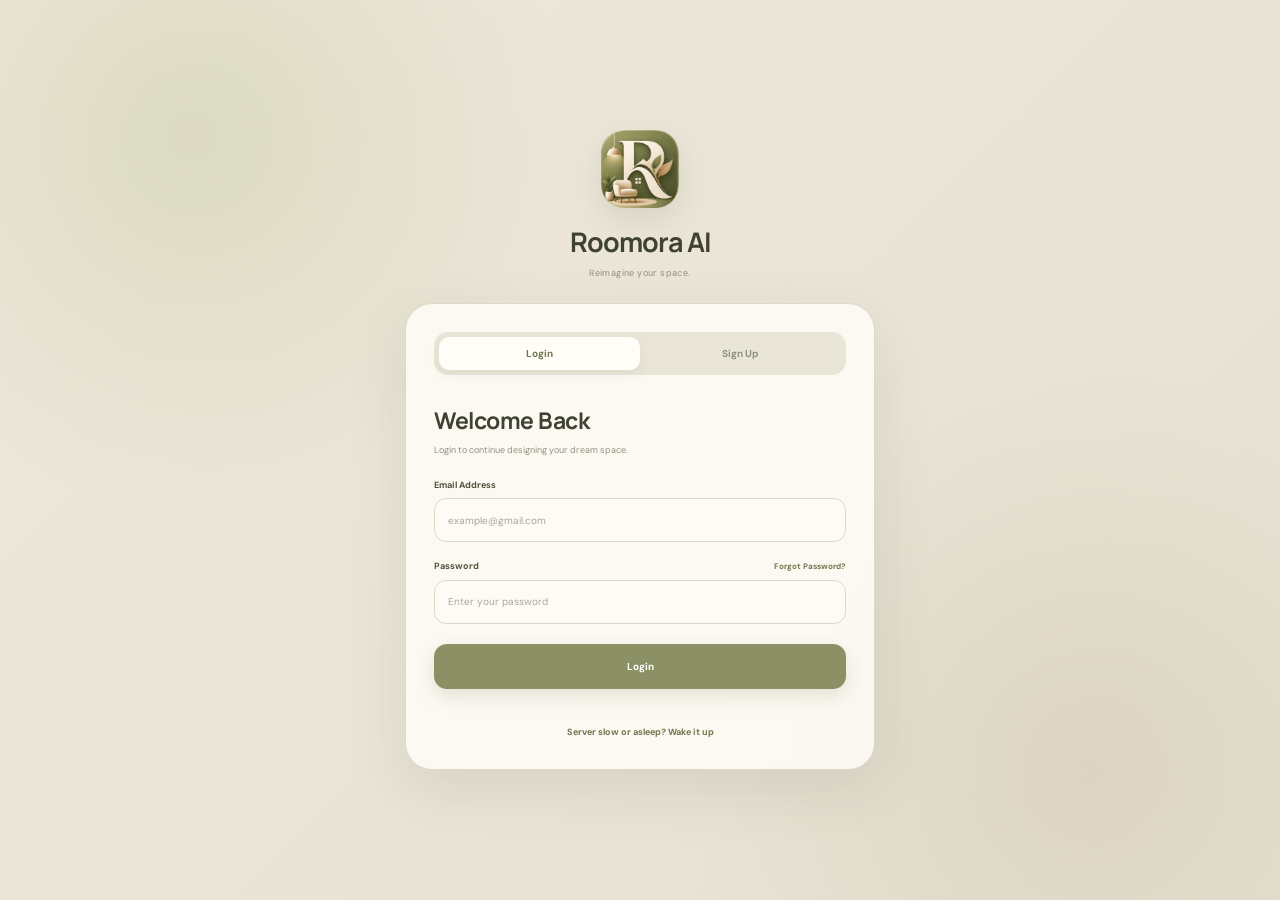
<file: frontend/user.html>
<!DOCTYPE html>
<html lang="en">
<head>
  <meta charset="UTF-8">
  <meta name="viewport" content="width=device-width, initial-scale=1.0">
  <title>Roomora AI</title>
  <link rel="icon" href="assets/img/logo.png">
  <link rel="stylesheet" href="css/user.css">
</head>

<body>

<!-- SPLASH SCREEN -->
<div id="splashScreen" class="splash-screen">
  <div class="splash-content">
    <div class="splash-logo"><img src="assets/img/logo.png" alt="Roomora AI Logo"></div>
    <h1>Roomora AI</h1>
    <p>Reimagine. Redesign. Live beautifully.</p>
  </div>
</div>

<!-- HEADER -->
<header class="topbar">
  <a href="#home" class="brand">
    <div class="logo-mark"><img src="assets/img/logo.png" alt="Roomora AI Logo"></div>
    <span>Roomora AI</span>
  </a>

  <nav class="top-navigation">
    <a href="#home" class="active">Home</a>
    <a href="#inspire">Inspire</a>
    <a href="#profile">Profile</a>
  </nav>

  <div class="header-actions">
    <button class="icon-button" data-action="open-settings" title="Settings">⚙️</button>
    <button class="icon-button" data-action="open-cart" title="Cart">
      🛒
      <span id="cartCount">0</span>
    </button>
  </div>
</header>

<main>

<!-- HOME -->
<section id="home" class="hero">
  <div class="hero-container">
    <div>
      <span class="eyebrow">AI INTERIOR STUDIO</span>
      <h1>Your space.<br><span>Your vision.</span></h1>
      <p>
        Upload a room and let Roomora AI transform your ideas into beautiful interior concepts.
        Shop furniture and connect with professional designers — all in one place.
      </p>
      <div class="chips">
        <button class="chip" data-action="select-space" data-space="Home">🏠 Home</button>
        <button class="chip" data-action="select-space" data-space="Cafe">☕ Cafe</button>
        <button class="chip" data-action="select-space" data-space="Hotel">🏨 Hotel</button>
        <button class="chip" data-action="select-space" data-space="Office">🏢 Office</button>
        <button class="chip" data-action="select-space" data-space="College">🎓 College</button>
      </div>
    </div>
    <div class="hero-visual">🛋️</div>
  </div>
</section>

<!-- UPLOAD ROOM -->
<section class="section">
  <div class="container">
    <div class="section-title">
      <span class="eyebrow">STEP 01</span>
      <h2>Upload your space</h2>
      <p class="muted">Upload a photo of your room, house, cafe, hotel or any space.</p>
    </div>
    <div class="upload-card">
      <div class="upload-area">
        <div class="upload-area-icon">🖼️</div>
        <h3>Upload your room image</h3>
        <p class="muted">JPG, JPEG or PNG</p>
        <label for="roomImage" class="upload-button">Upload / Choose Image</label>
        <input type="file" id="roomImage" accept="image/*">
        <img id="roomPreview" class="preview-image" alt="Room Preview">
      </div>
    </div>
  </div>
</section>

<!-- QUICK DESIGN SUGGESTIONS -->
<section class="section">
  <div class="container">
    <div class="section-title">
      <span class="eyebrow">STEP 02</span>
      <h2>Choose a style</h2>
      <p class="muted">Start with one of our popular design directions.</p>
    </div>
    <div class="chips">
      <button class="chip" data-action="set-prompt" data-prompt="Create a warm beige modern living room with a cream sofa, wooden furniture and warm lighting.">🤎 Warm Beige</button>
      <button class="chip" data-action="set-prompt" data-prompt="Create a modern sage green living room with cream furniture, plants and natural wood.">🌿 Sage Green</button>
      <button class="chip" data-action="set-prompt" data-prompt="Create a luxury living room with neutral colors, marble furniture and elegant lighting.">✨ Luxury</button>
      <button class="chip" data-action="set-prompt" data-prompt="Create a minimalist Scandinavian room with white walls, oak furniture and soft fabrics.">🪵 Scandinavian</button>
      <button class="chip" data-action="set-prompt" data-prompt="Create a cozy cafe with wooden furniture, plants, warm pendant lights and earthy colors.">☕ Cozy Cafe</button>
      <button class="chip" data-action="set-prompt" data-prompt="Create a premium boutique hotel room with elegant furniture and layered lighting.">🏨 Hotel Luxury</button>
    </div>
  </div>
</section>

<!-- AI PROMPT -->
<section class="section">
  <div class="container">
    <div class="prompt-card">
      <span class="eyebrow">STEP 03</span>
      <h2>Describe your dream design</h2>
      <p class="muted">Tell Roomora AI exactly what you want to see.</p>

      <textarea id="designPrompt" placeholder="Example: Redesign my living room with a beige wall, curved cream sofa, wooden coffee table, indoor plants and warm lights. Make it modern and luxurious."></textarea>

      <div class="prompt-bottom">
        <select id="spaceType" class="space-select">
          <option>Home</option>
          <option>Cafe</option>
          <option>Hotel</option>
          <option>Office</option>
          <option>College</option>
          <option>Restaurant</option>
          <option>Shop</option>
        </select>
        <button class="primary-button" style="max-width:260px" data-action="generate">✨ Generate AI Design</button>
      </div>
    </div>
  </div>
</section>

<!-- AI RESULT -->
<section id="aiResultSection" class="section" style="display:none">
  <div class="container">
    <div class="section-title">
      <span class="eyebrow">AI RESULT</span>
      <h2>Your redesigned space</h2>
    </div>

    <div class="upload-card">
      <div id="aiResult" style="min-height:300px;display:flex;align-items:center;justify-content:center;text-align:center;border-radius:20px;background:linear-gradient(135deg,#ded2c2,#9c8873);color:white;padding:30px;">
        <div>
          <div style="font-size:60px;margin-bottom:15px;">✨</div>
          <h2>Your AI design is being prepared</h2>
        </div>
      </div>

      <div id="versionStrip" class="version-strip"></div>

      <div style="display:flex;gap:10px;flex-wrap:wrap;margin-top:20px;">
        <button class="primary-button" data-action="save-design">❤️ Save Design</button>
        <button class="chip" data-action="download-design">⬇️ Download</button>
        <button class="chip" data-action="scroll-furniture">🛋️ Shop This Look</button>
        <button class="chip" data-action="scroll-designers">🎨 Find Designer</button>
      </div>
    </div>
  </div>
</section>

<!-- FURNITURE -->
<section id="furniture" class="section">
  <div class="container">
    <div class="section-title">
      <span class="eyebrow">SHOP THE LOOK</span>
      <h2>Furniture for your space</h2>
      <p class="muted">Find furniture that matches your design.</p>
    </div>
    <div id="productGrid" class="product-grid"></div>
  </div>
</section>

<!-- DESIGNERS -->
<section id="designers" class="section">
  <div class="container">
    <div class="section-title">
      <span class="eyebrow">PROFESSIONAL HELP</span>
      <h2>Book an interior designer</h2>
      <p class="muted">Work with professional designers according to your project.</p>
    </div>
    <div id="designerGrid" class="designer-grid"></div>
  </div>
</section>

<!-- INSPIRE -->
<section id="inspire" class="section">
  <div class="container">
    <div class="section-title">
      <span class="eyebrow">INSPIRE</span>
      <h2>Explore beautiful spaces</h2>
      <p class="muted">Get inspiration for your next project.</p>
    </div>

    <div class="inspiration-grid">
      <div class="inspiration-card">
        <img src="https://images.unsplash.com/photo-1600210492486-724fe5c67fb0?auto=format&fit=crop&w=1000&q=80" alt="Modern Home">
        <div class="inspiration-overlay"><strong>Modern Home</strong><br><small>Neutral · Warm · Minimal</small></div>
      </div>
      <div class="inspiration-card">
        <img src="assets/img/inspiration/cafe-design.jpg" alt="Cafe Design">
        <div class="inspiration-overlay"><strong>Modern Cafe</strong><br><small>Wood · Plants · Warm Lighting</small></div>
      </div>
      <div class="inspiration-card">
        <img src="https://images.unsplash.com/photo-1564501049412-61c2a3083791?auto=format&fit=crop&w=1000&q=80" alt="Hotel Design">
        <div class="inspiration-overlay"><strong>Boutique Hotel</strong><br><small>Luxury · Elegant · Premium</small></div>
      </div>
      <div class="inspiration-card">
        <img src="https://images.unsplash.com/photo-1497366754035-f200968a6e72?auto=format&fit=crop&w=1000&q=80" alt="Office Design">
        <div class="inspiration-overlay"><strong>Creative Office</strong><br><small>Modern · Functional · Bright</small></div>
      </div>
      <div class="inspiration-card">
        <img src="https://images.unsplash.com/photo-1600566753190-17f0baa2a6c3?auto=format&fit=crop&w=1000&q=80" alt="Luxury Interior">
        <div class="inspiration-overlay"><strong>Luxury Interior</strong><br><small>Marble · Curves · Soft Tones</small></div>
      </div>
      <div class="inspiration-card">
        <img src="https://images.unsplash.com/photo-1618221195710-dd6b41faaea6?auto=format&fit=crop&w=1000&q=80" alt="Minimal Interior">
        <div class="inspiration-overlay"><strong>Minimal Interior</strong><br><small>Clean · Simple · Natural</small></div>
      </div>
    </div>
  </div>
</section>

<!-- PROFILE -->
<section id="profile" class="section">
  <div class="container">
    <div class="section-title">
      <span class="eyebrow">PROFILE</span>
      <h2>My Roomora Account</h2>
    </div>

    <div style="display:grid;grid-template-columns:repeat(2,1fr);gap:20px;">

      <!-- PROFILE INFORMATION -->
      <div class="upload-card">
        <div style="display:flex;gap:15px;align-items:center;">
          <div class="designer-avatar" id="profileAvatar" style="width:70px;height:70px;font-size:22px;"></div>
          <div>
            <h3 id="profileName"></h3>
            <p class="muted" id="profileEmail"></p>
          </div>
        </div>

        <hr style="border:none;border-top:1px solid #e4ddd3;margin:22px 0;">

        <p><strong>Mobile:</strong> <span id="profileMobile"></span></p>
        <p style="margin-top:10px"><strong>Location:</strong> <span id="profileLocation"></span></p>
        <p style="margin-top:10px"><strong>Member Since:</strong> <span id="profileSince"></span></p>

        <button class="chip" style="margin-top:20px" data-action="edit-profile">Edit Profile</button>
      </div>

      <!-- SAVED DESIGNS -->
      <div class="upload-card">
        <h3>Saved Designs</h3>
        <p class="muted">Your favourite AI designs.</p>
        <div id="savedDesigns"></div>
      </div>

    </div>

    <!-- ORDER HISTORY -->
    <div class="upload-card" style="margin-top:20px">
      <div class="section-title">
        <h3>Order History</h3>
        <p class="muted">Furniture and designer bookings.</p>
      </div>
      <div id="orderHistory"></div>
    </div>
  </div>
</section>

</main>

<!-- MOBILE NAVIGATION -->
<nav class="bottom-navigation">
  <a href="#home">🏠<br>Home</a>
  <a href="#inspire">✨<br>Inspire</a>
  <a href="#profile">👤<br>Profile</a>
</nav>

<!-- CART MODAL -->
<div id="cartModal" class="modal">
  <div class="modal-content">
    <div class="modal-header">
      <h2>Furniture Cart</h2>
      <button data-close-modal>✕</button>
    </div>
    <div id="cartItems" class="cart-items"></div>
    <div class="cart-total">
      <span>Total</span>
      <strong id="cartTotal">₹0</strong>
    </div>
    <button class="primary-button" data-action="open-checkout">Proceed to Furniture Checkout</button>
  </div>
</div>

<!-- DESIGNER BOOKING MODAL -->
<div id="designerModal" class="modal">
  <div class="modal-content">
    <div class="modal-header">
      <h2>Book Designer</h2>
      <button data-close-modal>✕</button>
    </div>

    <form id="designerBookingForm">
      <div class="form-group">
        <label>Full Name</label>
        <input id="bookingName" type="text" required>
      </div>
      <div class="form-group">
        <label>Mobile Number</label>
        <input id="bookingMobile" type="tel" required>
      </div>
      <div class="form-group">
        <label>Email</label>
        <input id="bookingEmail" type="email" required>
      </div>
      <div class="form-group">
        <label>Project Type</label>
        <select id="bookingProject">
          <option>Home</option>
          <option>Cafe</option>
          <option>Hotel</option>
          <option>Office</option>
          <option>Restaurant</option>
          <option>College</option>
        </select>
      </div>

      <div style="display:grid;grid-template-columns:1fr 1fr;gap:12px;">
        <div class="form-group">
          <label>Start Date</label>
          <input id="bookingDate" type="date" required>
        </div>
        <div class="form-group">
          <label>Number of Days</label>
          <input id="bookingDays" type="number" min="1" max="60" value="1" required>
        </div>
      </div>

      <div class="form-group">
        <label>Project Details</label>
        <textarea id="bookingDetails" rows="4" placeholder="Describe what you need help with..."></textarea>
      </div>

      <button class="primary-button" type="submit">Send Designer Request</button>
    </form>
  </div>
</div>

<!-- SETTINGS MODAL -->
<div id="settingsModal" class="modal">
  <div class="modal-content">
    <div class="modal-header">
      <h2>Settings</h2>
      <button data-close-modal>✕</button>
    </div>

    <div class="settings-list">
      <div class="setting-item" data-action="edit-profile" style="cursor:pointer">
        <div><strong>Account Information</strong><p>Manage your name, email and mobile number.</p></div>
        <span>→</span>
      </div>

      <div class="setting-item">
        <div><strong>Notifications</strong><p>Manage order and designer notifications.</p></div>
        <label class="switch"><input type="checkbox" data-pref="notifications" checked><span class="slider"></span></label>
      </div>

      <div class="setting-item">
        <div><strong>Order Notifications</strong><p>Receive furniture delivery updates.</p></div>
        <label class="switch"><input type="checkbox" data-pref="order_notifications" checked><span class="slider"></span></label>
      </div>

      <div class="setting-item">
        <div><strong>Designer Updates</strong><p>Get notified when a designer accepts your request.</p></div>
        <label class="switch"><input type="checkbox" data-pref="designer_updates" checked><span class="slider"></span></label>
      </div>

      <div class="setting-item" data-action="change-password" style="cursor:pointer">
        <div><strong>Privacy & Security</strong><p>Password, security and privacy.</p></div>
        <span>→</span>
      </div>

      <div class="setting-item" data-action="show-help" style="cursor:pointer">
        <div><strong>Help & Support</strong><p>Contact Roomora AI support.</p></div>
        <span>→</span>
      </div>

      <div class="setting-item" data-action="show-terms" style="cursor:pointer">
        <div><strong>Terms & Conditions</strong><p>Read Roomora AI policies.</p></div>
        <span>→</span>
      </div>

      <div class="setting-item logout">
        <div><strong>Logout</strong><p>Sign out of your account.</p></div>
        <button class="logout-button" data-action="logout">Logout</button>
      </div>
    </div>
  </div>
</div>

<!-- FURNITURE CHECKOUT MODAL -->
<div id="checkoutModal" class="modal">
  <div class="modal-content">
    <div class="modal-header">
      <h2>Furniture Checkout</h2>
      <button data-close-modal>✕</button>
    </div>

    <form id="checkoutForm">
      <h3>Delivery Information</h3>

      <div class="form-group">
        <label>Full Name</label>
        <input id="coName" required>
      </div>
      <div class="form-group">
        <label>Mobile Number</label>
        <input id="coMobile" type="tel" required>
      </div>
      <div class="form-group">
        <label>Email</label>
        <input id="coEmail" type="email" required>
      </div>
      <div class="form-group">
        <label>House / Apartment</label>
        <input id="coHouse" required placeholder="House number / Apartment">
      </div>
      <div class="form-group">
        <label>Street Address</label>
        <input id="coStreet" required>
      </div>

      <div style="display:grid;grid-template-columns:1fr 1fr;gap:12px;">
        <div class="form-group">
          <label>City</label>
          <input id="coCity" required>
        </div>
        <div class="form-group">
          <label>PIN Code</label>
          <input id="coPin" required maxlength="6" inputmode="numeric" pattern="[0-9]{6}">
        </div>
      </div>

      <div class="form-group">
        <label>Payment Method</label>
        <select id="coPayment">
          <option value="UPI">UPI</option>
          <option value="Card">Credit / Debit Card</option>
          <option value="Net Banking">Net Banking</option>
          <option value="COD">Cash on Delivery</option>
        </select>
      </div>

      <button class="primary-button" type="submit">Place Furniture Order</button>
    </form>
  </div>
</div>

<!-- EDIT PROFILE MODAL -->
<div id="profileModal" class="modal">
  <div class="modal-content">
    <div class="modal-header">
      <h2>Edit Profile</h2>
      <button data-close-modal>✕</button>
    </div>
    <form id="profileForm">
      <div class="form-group"><label>Full Name</label><input id="pfName" required minlength="2"></div>
      <div class="form-group"><label>Email</label><input id="pfEmail" type="email" disabled></div>
      <div class="form-group"><label>Mobile Number</label><input id="pfMobile" type="tel" required minlength="10"></div>
      <div class="form-group"><label>Location</label><input id="pfLocation" placeholder="City, State"></div>
      <button class="primary-button" type="submit">Save Changes</button>
    </form>
  </div>
</div>

<!-- CHANGE PASSWORD MODAL -->
<div id="passwordModal" class="modal">
  <div class="modal-content">
    <div class="modal-header">
      <h2>Change Password</h2>
      <button data-close-modal>✕</button>
    </div>
    <form id="passwordForm">
      <div class="form-group"><label>Current Password</label><input id="pwCurrent" type="password" required autocomplete="current-password"></div>
      <div class="form-group"><label>New Password</label><input id="pwNew" type="password" required autocomplete="new-password" placeholder="8+ characters, a capital, a number, a symbol"></div>
      <div class="form-group"><label>Confirm New Password</label><input id="pwConfirm" type="password" required autocomplete="new-password"></div>
      <button class="primary-button" type="submit">Update Password</button>
    </form>
  </div>
</div>

<!-- REVIEW MODAL -->
<div id="reviewModal" class="modal">
  <div class="modal-content">
    <div class="modal-header">
      <h2 id="reviewHeading">Write a review</h2>
      <button data-close-modal>✕</button>
    </div>
    <form id="reviewForm">
      <div class="star-picker" id="starPicker">
        <button type="button" data-star="1">★</button><button type="button" data-star="2">★</button><button type="button" data-star="3">★</button><button type="button" data-star="4">★</button><button type="button" data-star="5">★</button>
      </div>
      <div class="form-group"><label>Title</label><input id="rvTitle" maxlength="120" placeholder="Sum it up in a few words"></div>
      <div class="form-group"><label>Your review</label><textarea id="rvBody" rows="4" placeholder="What did you like?"></textarea></div>
      <button class="primary-button" type="submit">Submit Review</button>
    </form>
  </div>
</div>

<!-- INFO MODAL (help and terms) -->
<div id="infoModal" class="modal">
  <div class="modal-content">
    <div class="modal-header">
      <h2 id="infoTitle"></h2>
      <button data-close-modal>✕</button>
    </div>
    <div class="info-text" id="infoBody"></div>
  </div>
</div>

<script src="config.js"></script>
<script type="module" src="js/pages/user.js"></script>
<script src="js/ai-editor.js"></script>
</body>
</html>
</file>
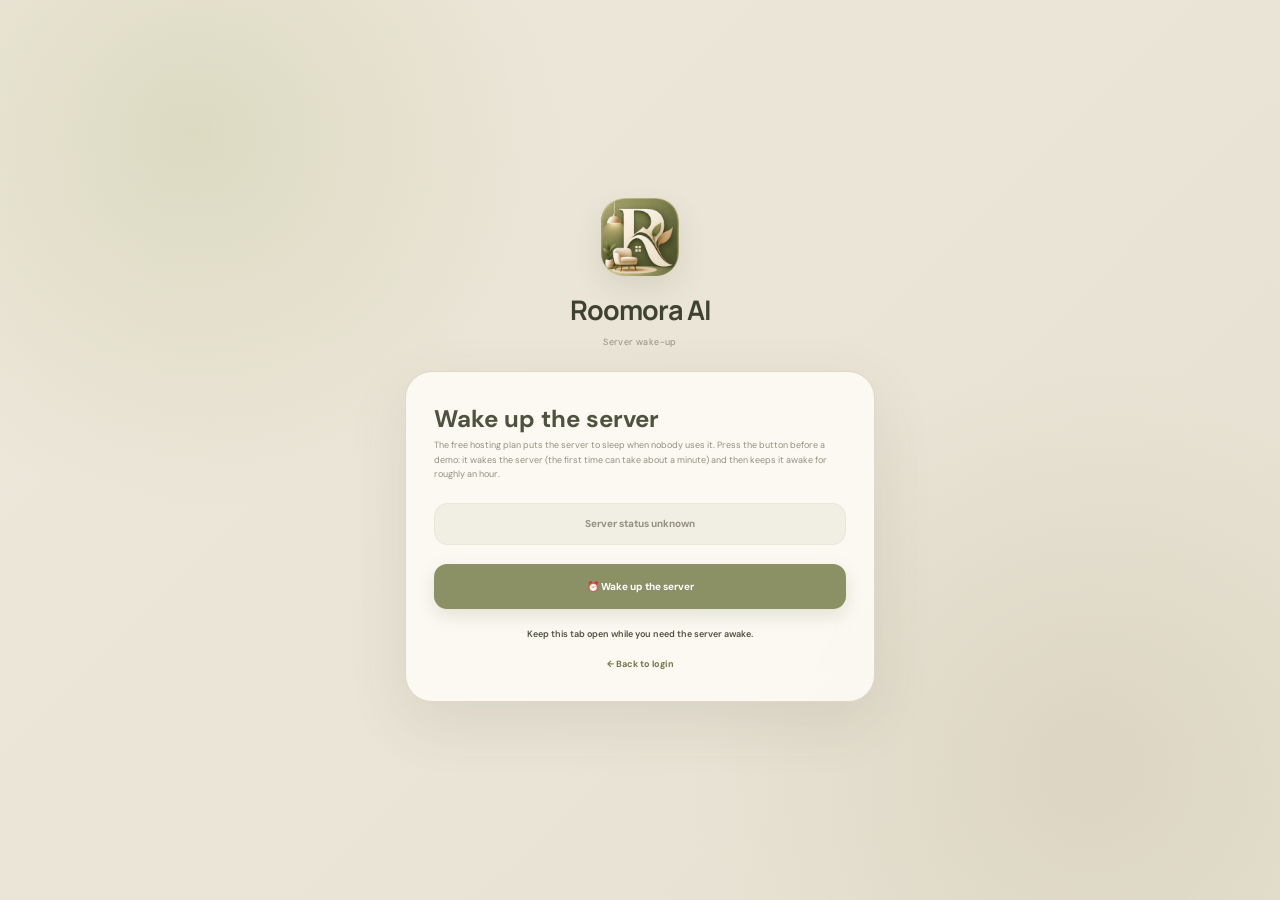
<file: frontend/wake.html>
<!DOCTYPE html>
<html lang="en">
<head>
  <meta charset="UTF-8">
  <meta name="viewport" content="width=device-width, initial-scale=1.0">
  <title>Roomora AI - Wake the server</title>
  <link rel="icon" href="assets/img/logo.png">
  <link rel="stylesheet" href="css/user.css">
</head>

<body class="auth-body">
  <div class="auth-container">
    <div class="auth-logo">
      <div class="logo-mark"><img src="assets/img/logo.png" alt="Roomora AI Logo"></div>
      <h1>Roomora AI</h1>
      <p>Server wake-up</p>
    </div>

    <div class="auth-card">
      <h2>Wake up the server</h2>
      <p class="form-description">
        The free hosting plan puts the server to sleep when nobody uses it. Press the button before a demo:
        it wakes the server (the first time can take about a minute) and then keeps it awake for roughly an hour.
      </p>

      <div id="wakeStatus" class="wake-status" role="status" aria-live="polite">Server status unknown</div>

      <button class="primary-button" id="wakeButton" type="button">⏰ Wake up the server</button>
      <button class="secondary-button" id="stopButton" type="button" style="display:none;width:100%;margin-top:10px">Stop keeping it awake</button>

      <div id="wakeDetails" class="wake-details" style="display:none"></div>

      <p class="auth-message" style="margin-top:18px">Keep this tab open while you need the server awake.</p>
      <p class="auth-message"><a href="login.html" style="color:var(--olive-dark);font-weight:700">← Back to login</a></p>
    </div>
  </div>

  <script src="config.js"></script>
  <script type="module" src="js/pages/wake.js"></script>
</body>
</html>
</file>
<file: frontend/css/admin.css>
/* =========================================================
   ROOMORA AI — ADMIN PANEL
   Modern Organic / Interior Design UI
   Cream + Sage + Olive + Warm Brown
   ========================================================= */

@import url('https://fonts.googleapis.com/css2?family=DM+Sans:wght@400;500;600;700&family=Manrope:wght@500;600;700;800&display=swap');


/* =========================================================
   ROOT
   ========================================================= */

:root {
    --bg: #eee8dc;
    --bg-soft: #e7e3d5;

    --sidebar: #d9dac0;
    --sidebar-dark: #c9cbae;

    --card: #faf8f0;
    --card-light: #fffdf8;

    --olive: #898e61;
    --olive-dark: #6d744e;
    --olive-deep: #5c633f;

    --sage: #dedfc6;
    --sage-light: #ebe9d8;

    --brown: #927b62;
    --brown-light: #ddd0bd;

    --text: #4d513c;
    --text-dark: #3e4231;
    --muted: #92907f;

    --border: #ddd8c9;
    --border-light: #ebe7dc;

    --green: #70835a;
    --green-bg: #e1e8d5;

    --orange: #a17d4b;
    --orange-bg: #f1e7d1;

    --red: #a67469;
    --red-bg: #efe0db;

    --blue: #73828a;
    --blue-bg: #e1e7e9;

    --shadow-sm: 0 5px 18px rgba(73, 74, 52, .055);
    --shadow: 0 12px 32px rgba(73, 74, 52, .075);
    --shadow-lg: 0 22px 60px rgba(73, 74, 52, .13);

    --radius: 18px;
}


/* =========================================================
   RESET
   ========================================================= */

* {
    margin: 0;
    padding: 0;
    box-sizing: border-box;
}

html {
    scroll-behavior: smooth;
}

body {
    font-family: "DM Sans", sans-serif;
    background: var(--bg);
    color: var(--text);
    min-height: 100vh;
}

button,
input,
select,
textarea {
    font-family: inherit;
}

button {
    cursor: pointer;
}

a {
    color: inherit;
    text-decoration: none;
}

img {
    max-width: 100%;
}


/* =========================================================
   SIDEBAR
   ========================================================= */

.sidebar {
    position: fixed;
    left: 0;
    top: 0;
    bottom: 0;

    width: 255px;

    padding: 25px 16px;

    background:
        linear-gradient(
            180deg,
            #dfe0c7 0%,
            #d5d6ba 100%
        );

    border-right: 1px solid #c8c9b0;

    display: flex;
    flex-direction: column;

    z-index: 2000;

    overflow-y: auto;
}

.sidebar::-webkit-scrollbar {
    width: 4px;
}

.sidebar::-webkit-scrollbar-thumb {
    background: #b6b89a;
    border-radius: 20px;
}


/* =========================================================
   SIDEBAR BRAND
   ========================================================= */

.sidebar-brand {
    display: flex;
    align-items: center;

    gap: 11px;

    padding: 4px 9px 24px;

    border-bottom: 1px solid rgba(112,115,78,.15);
}

.admin-logo {
    width: 45px;
    height: 45px;

    flex-shrink: 0;

    border-radius: 15px;

    background: var(--olive);

    color: white;

    display: flex;
    align-items: center;
    justify-content: center;

    font-family: "Manrope", sans-serif;
    font-size: 19px;
    font-weight: 800;

    box-shadow:
        0 8px 20px rgba(83,88,54,.15);
}

.sidebar-brand h2 {
    font-family: "Manrope", sans-serif;

    font-size: 17px;

    line-height: 1.1;

    color: var(--text-dark);

    letter-spacing: -.4px;
}

.sidebar-brand span {
    display: block;

    margin-top: 4px;

    color: var(--olive-dark);

    font-size: 7px;

    font-weight: 800;

    letter-spacing: 1.5px;
}


/* =========================================================
   ADMIN PROFILE
   ========================================================= */

.admin-profile {
    display: flex;
    align-items: center;

    gap: 11px;

    padding: 19px 9px;
}

.admin-avatar,
.small-avatar {
    display: flex;
    align-items: center;
    justify-content: center;

    flex-shrink: 0;

    border-radius: 13px;

    background:
        linear-gradient(
            135deg,
            #9ca276,
            #73794f
        );

    color: white;

    font-family: "Manrope", sans-serif;
    font-weight: 800;
}

.admin-avatar {
    width: 43px;
    height: 43px;

    font-size: 11px;
}

.admin-profile strong {
    display: block;

    color: var(--text-dark);

    font-size: 10px;
}

.admin-profile small {
    display: block;

    margin-top: 2px;

    color: var(--muted);

    font-size: 7px;
}


/* =========================================================
   SIDEBAR NAVIGATION
   ========================================================= */

.sidebar-navigation {
    display: flex;
    flex-direction: column;

    gap: 3px;
}

.sidebar-link {
    width: 100%;

    min-height: 43px;

    border: 0;

    border-radius: 13px;

    background: transparent;

    color: #777b61;

    display: flex;
    align-items: center;

    gap: 12px;

    padding: 10px 12px;

    text-align: left;

    font-size: 9px;
    font-weight: 600;

    transition: .25s ease;
}

.sidebar-link > span:first-child {
    width: 22px;

    text-align: center;

    font-size: 14px;
}

.sidebar-link:hover {
    background: rgba(255,255,255,.42);

    color: var(--olive-dark);

    transform: translateX(2px);
}

.sidebar-link.active {
    background: rgba(250,249,242,.94);

    color: var(--olive-dark);

    box-shadow: var(--shadow-sm);

    font-weight: 700;
}

.sidebar-link.active > span:first-child {
    color: var(--olive);
}

.notification-count {
    margin-left: auto;

    min-width: 19px;
    height: 19px;

    padding: 0 5px;

    border-radius: 50%;

    display: flex;
    align-items: center;
    justify-content: center;

    background: var(--olive);

    color: white;

    font-size: 7px;
    font-weight: 800;
}


/* =========================================================
   SIDEBAR BOTTOM
   ========================================================= */

.sidebar-bottom {
    margin-top: auto;

    padding-top: 15px;

    border-top: 1px solid rgba(112,115,78,.15);
}

.logout-link {
    color: var(--red);
}

.logout-link:hover {
    background: var(--red-bg);

    color: var(--red);
}


/* =========================================================
   MOBILE OVERLAY
   ========================================================= */

.sidebar-overlay {
    position: fixed;
    inset: 0;

    z-index: 1900;

    background: rgba(50,51,38,.35);

    backdrop-filter: blur(4px);

    display: none;
}

.sidebar-overlay.active {
    display: block;
}


/* =========================================================
   MAIN
   ========================================================= */

.admin-main {
    margin-left: 255px;

    min-height: 100vh;
}


/* =========================================================
   TOPBAR
   ========================================================= */

.admin-topbar {
    position: sticky;

    top: 0;

    z-index: 1000;

    height: 72px;

    padding: 0 30px;

    background: rgba(238,232,220,.91);

    backdrop-filter: blur(18px);

    border-bottom: 1px solid var(--border);

    display: flex;
    align-items: center;
    justify-content: space-between;

    gap: 20px;
}

.mobile-menu {
    display: none;

    width: 40px;
    height: 40px;

    border: 1px solid var(--border);

    background: var(--card);

    color: var(--olive-dark);

    border-radius: 12px;
}


/* =========================================================
   SEARCH
   ========================================================= */

.topbar-search {
    width: min(440px, 50%);

    height: 39px;

    padding: 0 13px;

    display: flex;
    align-items: center;

    gap: 9px;

    background: var(--card);

    border: 1px solid var(--border);

    border-radius: 13px;

    transition: .2s;
}

.topbar-search:focus-within {
    border-color: var(--olive);

    box-shadow:
        0 0 0 4px rgba(137,142,97,.08);
}

.topbar-search span {
    font-size: 12px;

    opacity: .65;
}

.topbar-search input {
    width: 100%;

    border: 0;

    outline: 0;

    background: transparent;

    color: var(--text);

    font-size: 9px;
}

.topbar-search input::placeholder {
    color: #aaa897;
}


/* =========================================================
   TOPBAR ACTIONS
   ========================================================= */

.topbar-actions {
    display: flex;
    align-items: center;

    gap: 12px;
}

.top-icon {
    position: relative;

    width: 39px;
    height: 39px;

    border: 1px solid var(--border);

    border-radius: 12px;

    background: var(--card);

    color: var(--olive-dark);

    font-size: 13px;
}

.top-icon:hover {
    background: var(--sage);

    transform: translateY(-1px);
}

.red-dot {
    position: absolute;

    right: 7px;
    top: 7px;

    width: 6px;
    height: 6px;

    border-radius: 50%;

    background: #a66f63;

    border: 1px solid var(--card);
}

.admin-user-menu {
    display: flex;
    align-items: center;

    gap: 9px;

    padding-left: 9px;

    border-left: 1px solid var(--border);
}

.small-avatar {
    width: 36px;
    height: 36px;

    border-radius: 11px;

    font-size: 8px;
}

.top-admin-name strong {
    display: block;

    color: var(--text-dark);

    font-size: 9px;
}

.top-admin-name small {
    display: block;

    color: var(--muted);

    font-size: 7px;

    margin-top: 2px;
}


/* =========================================================
   SECTIONS
   ========================================================= */

.admin-section {
    display: none;

    padding: 35px 32px 60px;
}

.admin-section.active-section {
    display: block;
}


/* =========================================================
   PAGE HEADING
   ========================================================= */

.page-heading {
    display: flex;
    align-items: flex-end;
    justify-content: space-between;

    gap: 20px;

    margin-bottom: 25px;
}

.eyebrow {
    display: block;

    color: var(--olive);

    font-size: 7px;

    font-weight: 800;

    letter-spacing: 2px;
}

.page-heading h1 {
    margin-top: 5px;

    color: var(--text-dark);

    font-family: "Manrope", sans-serif;

    font-size: 29px;

    line-height: 1.1;

    letter-spacing: -1px;
}

.page-heading p {
    margin-top: 7px;

    color: var(--muted);

    font-size: 9px;
}


/* =========================================================
   PRIMARY ADMIN BUTTON
   ========================================================= */

.primary-admin-button {
    border: 0;

    background: var(--olive);

    color: white;

    padding: 11px 17px;

    border-radius: 12px;

    font-size: 9px;

    font-weight: 700;

    white-space: nowrap;

    box-shadow:
        0 7px 18px rgba(100,105,65,.13);

    transition: .25s;
}

.primary-admin-button:hover {
    background: var(--olive-dark);

    transform: translateY(-2px);

    box-shadow:
        0 10px 24px rgba(100,105,65,.18);
}


/* =========================================================
   STATISTICS
   ========================================================= */

.statistics-grid {
    display: grid;

    grid-template-columns: repeat(4, 1fr);

    gap: 14px;

    margin-bottom: 17px;
}

.stat-card {
    background: var(--card);

    border: 1px solid var(--border);

    border-radius: 18px;

    padding: 18px;

    display: flex;
    align-items: center;

    gap: 13px;

    box-shadow: var(--shadow-sm);

    transition: .25s;
}

.stat-card:hover {
    transform: translateY(-3px);

    box-shadow: var(--shadow);
}

.stat-icon {
    width: 43px;
    height: 43px;

    flex-shrink: 0;

    border-radius: 14px;

    background: var(--sage);

    display: flex;
    align-items: center;
    justify-content: center;

    color: var(--olive-dark);

    font-size: 15px;
}

.users-icon {
    background: #dfe1c7;
}

.active-icon {
    background: #e1e8d7;

    color: var(--green);
}

.product-icon {
    background: #e6dfcf;

    color: var(--brown);
}

.designer-icon {
    background: #dedfc9;
}

.revenue-card .stat-icon {
    background: #e4d9c8;

    color: var(--brown);
}

.order-icon {
    background: #e0e5d5;
}

.pending-icon {
    background: var(--orange-bg);

    color: var(--orange);
}

.seller-icon {
    background: #e1ded1;

    color: var(--brown);
}

.stat-card > div:last-child {
    min-width: 0;
}

.stat-card span {
    display: block;

    color: var(--muted);

    font-size: 8px;
}

.stat-card h2 {
    margin-top: 2px;

    color: var(--text-dark);

    font-family: "Manrope", sans-serif;

    font-size: 21px;

    letter-spacing: -.5px;
}

.stat-card small {
    display: block;

    margin-top: 4px;

    font-size: 7px;
}

.positive {
    color: var(--green);
}

.warning {
    color: var(--orange);
}


/* =========================================================
   SECOND STATS
   ========================================================= */

.second-stats {
    margin-bottom: 20px;
}


/* =========================================================
   MINI STATS
   ========================================================= */

.mini-stat {
    background: var(--card);

    border: 1px solid var(--border);

    border-radius: 16px;

    padding: 17px 19px;

    box-shadow: var(--shadow-sm);

    transition: .25s;
}

.mini-stat:hover {
    transform: translateY(-2px);
}

.mini-stat span {
    color: var(--muted);

    font-size: 8px;
}

.mini-stat strong {
    display: block;

    margin-top: 5px;

    color: var(--text-dark);

    font-family: "Manrope", sans-serif;

    font-size: 21px;
}

.green-text {
    color: var(--green) !important;
}

.orange-text {
    color: var(--orange) !important;
}

.red-text {
    color: var(--red) !important;
}


/* =========================================================
   DASHBOARD GRID
   ========================================================= */

.dashboard-grid {
    display: grid;

    grid-template-columns: minmax(0, 1.55fr) minmax(300px, .85fr);

    gap: 18px;

    margin-bottom: 18px;
}


/* =========================================================
   ADMIN CARD
   ========================================================= */

.admin-card {
    background: var(--card);

    border: 1px solid var(--border);

    border-radius: 20px;

    padding: 21px;

    box-shadow: var(--shadow-sm);

    min-width: 0;
}

.admin-card:hover {
    box-shadow: var(--shadow);
}

.card-heading {
    display: flex;

    align-items: flex-start;

    justify-content: space-between;

    gap: 15px;

    margin-bottom: 17px;
}

.card-heading h3 {
    color: var(--text-dark);

    font-family: "Manrope", sans-serif;

    font-size: 13px;
}

.card-heading p {
    color: var(--muted);

    font-size: 8px;

    margin-top: 3px;
}

.text-button {
    border: 0;

    background: transparent;

    color: var(--olive-dark);

    font-size: 8px;

    font-weight: 700;

    white-space: nowrap;
}

.text-button:hover {
    text-decoration: underline;
}


/* =========================================================
   TABLE
   ========================================================= */

.table-wrapper {
    width: 100%;

    overflow-x: auto;
}

table {
    width: 100%;

    border-collapse: collapse;

    min-width: 650px;
}

th {
    padding: 10px 8px;

    text-align: left;

    color: var(--muted);

    font-size: 7px;

    font-weight: 700;

    text-transform: uppercase;

    letter-spacing: .5px;

    border-bottom: 1px solid var(--border);
}

td {
    padding: 13px 8px;

    color: #666957;

    font-size: 8px;

    border-bottom: 1px solid var(--border-light);

    white-space: nowrap;
}

tbody tr {
    transition: .2s;
}

tbody tr:hover {
    background: #f3f0e6;
}

tbody tr:last-child td {
    border-bottom: none;
}


/* =========================================================
   TABLE USERS
   ========================================================= */

.table-user {
    display: flex;
    align-items: center;

    gap: 9px;
}

.user-avatar {
    width: 32px;
    height: 32px;

    flex-shrink: 0;

    border-radius: 10px;

    background:
        linear-gradient(
            135deg,
            #b2b58c,
            #858b5d
        );

    color: white;

    display: flex;
    align-items: center;
    justify-content: center;

    font-size: 7px;

    font-weight: 800;
}

.table-user strong {
    color: var(--text-dark);

    font-size: 8px;
}


/* =========================================================
   PRODUCT TABLE
   ========================================================= */

.product-table {
    display: flex;

    align-items: center;

    gap: 9px;
}

.product-mini-image {
    width: 36px;
    height: 36px;

    display: flex;
    align-items: center;
    justify-content: center;

    border-radius: 10px;

    background: #e7e2d3;

    font-size: 16px;
}

.product-table strong {
    color: var(--text-dark);

    font-size: 8px;
}


/* =========================================================
   STATUS BADGES
   ========================================================= */

.status,
.type,
.paid,
.online-badge {
    display: inline-flex;

    align-items: center;
    justify-content: center;

    border-radius: 30px;

    font-weight: 700;
}

.status {
    padding: 5px 9px;

    font-size: 6.5px;
}

.status.active,
.status.approved,
.status.delivered {
    background: var(--green-bg);

    color: var(--green);
}

.status.pending {
    background: var(--orange-bg);

    color: var(--orange);
}

.status.inactive,
.status.blocked,
.status.rejected {
    background: var(--red-bg);

    color: var(--red);
}

.status.processing {
    background: var(--blue-bg);

    color: var(--blue);
}

.status.booked {
    background: #e8dfd3;

    color: var(--brown);
}

.type {
    padding: 4px 8px;

    font-size: 6px;
}

.type.furniture {
    background: var(--sage-light);

    color: var(--olive-dark);
}

.type.designer {
    background: #e7ded2;

    color: var(--brown);
}

.paid {
    padding: 4px 8px;

    background: var(--green-bg);

    color: var(--green);

    font-size: 6px;
}


/* =========================================================
   TABLE ACTIONS
   ========================================================= */

.table-action {
    border: 1px solid var(--border);

    background: #f7f4eb;

    color: var(--olive-dark);

    padding: 6px 10px;

    border-radius: 9px;

    font-size: 7px;

    font-weight: 700;

    transition: .2s;
}

.table-action:hover {
    background: var(--sage);

    border-color: #c8c9ae;
}

.table-action.approve,
.approve-button {
    background: var(--green-bg);

    color: var(--green);

    border-color: #ced9c0;
}

.danger-action,
.reject-button {
    color: var(--red);

    background: var(--red-bg);

    border-color: #e3cdc7;
}


/* =========================================================
   QUICK ACTIONS
   ========================================================= */

.quick-actions {
    display: flex;
    flex-direction: column;

    gap: 8px;
}

.quick-actions button {
    width: 100%;

    border: 1px solid var(--border-light);

    background: #f6f3e9;

    border-radius: 13px;

    padding: 11px;

    display: flex;
    align-items: center;

    gap: 11px;

    text-align: left;

    color: var(--text);

    transition: .25s;
}

.quick-actions button:hover {
    background: var(--sage-light);

    border-color: #d0d1b8;

    transform: translateX(3px);
}

.quick-actions button > span {
    width: 35px;
    height: 35px;

    border-radius: 11px;

    display: flex;
    align-items: center;
    justify-content: center;

    background: var(--sage);

    font-size: 14px;
}

.quick-actions strong {
    display: block;

    color: var(--text-dark);

    font-size: 8px;
}

.quick-actions small {
    display: block;

    margin-top: 3px;

    color: var(--muted);

    font-size: 7px;
}


/* =========================================================
   ACTIVITY
   ========================================================= */

.activity-list {
    display: flex;
    flex-direction: column;
}

.activity-item {
    display: flex;

    align-items: center;

    gap: 11px;

    padding: 12px 0;

    border-bottom: 1px solid var(--border-light);
}

.activity-item:last-child {
    border-bottom: none;
}

.activity-icon {
    width: 35px;
    height: 35px;

    flex-shrink: 0;

    border-radius: 11px;

    background: var(--sage-light);

    display: flex;
    align-items: center;
    justify-content: center;

    font-size: 13px;
}

.activity-item strong {
    display: block;

    color: var(--text-dark);

    font-size: 8px;
}

.activity-item small {
    display: block;

    margin-top: 3px;

    color: var(--muted);

    font-size: 7px;
}


/* =========================================================
   SYSTEM STATUS
   ========================================================= */

.online-badge {
    padding: 6px 9px;

    background: var(--green-bg);

    color: var(--green);

    font-size: 6px;

    white-space: nowrap;
}

.system-status {
    display: flex;
    flex-direction: column;
}

.system-status > div {
    display: flex;

    align-items: center;
    justify-content: space-between;

    padding: 11px 0;

    border-bottom: 1px solid var(--border-light);
}

.system-status > div:last-child {
    border-bottom: none;
}

.system-status span {
    color: var(--muted);

    font-size: 8px;
}

.system-status strong {
    font-size: 7px;
}

.online {
    color: var(--green);
}


/* =========================================================
   FILTER BAR
   ========================================================= */

.filter-bar {
    display: flex;

    align-items: center;

    gap: 9px;

    margin-bottom: 17px;
}

.search-box {
    flex: 1;

    min-width: 200px;

    height: 38px;

    display: flex;
    align-items: center;

    gap: 8px;

    padding: 0 12px;

    background: var(--card);

    border: 1px solid var(--border);

    border-radius: 12px;

    color: var(--muted);

    font-size: 11px;
}

.search-box:focus-within {
    border-color: var(--olive);

    box-shadow:
        0 0 0 3px rgba(137,142,97,.08);
}

.search-box input {
    width: 100%;

    border: 0;

    outline: 0;

    background: transparent;

    color: var(--text);

    font-size: 8px;
}

.filter-bar select {
    height: 38px;

    min-width: 125px;

    padding: 0 11px;

    border: 1px solid var(--border);

    border-radius: 12px;

    background: var(--card);

    color: var(--text);

    font-size: 8px;

    outline: none;
}

.filter-bar select:focus {
    border-color: var(--olive);
}


/* =========================================================
   DESIGNER ADMIN GRID
   ========================================================= */

.designer-admin-grid {
    display: grid;

    grid-template-columns: repeat(3, 1fr);

    gap: 16px;
}

.designer-admin-card {
    background: var(--card);

    border: 1px solid var(--border);

    border-radius: 20px;

    padding: 20px;

    box-shadow: var(--shadow-sm);

    transition: .25s;
}

.designer-admin-card:hover {
    transform: translateY(-4px);

    box-shadow: var(--shadow);
}

.designer-admin-top {
    display: flex;

    align-items: center;

    gap: 12px;
}

.large-designer-avatar {
    width: 54px;
    height: 54px;

    flex-shrink: 0;

    border-radius: 17px;

    background:
        linear-gradient(
            135deg,
            #b1b58b,
            #7d8455
        );

    display: flex;
    align-items: center;
    justify-content: center;

    color: white;

    font-family: "Manrope", sans-serif;

    font-size: 11px;

    font-weight: 800;
}

.designer-admin-card h3 {
    color: var(--text-dark);

    font-family: "Manrope", sans-serif;

    font-size: 12px;
}

.designer-admin-card p {
    color: var(--muted);

    font-size: 7px;

    margin: 3px 0 7px;
}

.designer-details {
    display: grid;

    grid-template-columns: repeat(3,1fr);

    gap: 8px;

    margin-top: 18px;

    padding-top: 15px;

    border-top: 1px solid var(--border-light);
}

.designer-details span {
    display: block;

    color: var(--muted);

    font-size: 6px;
}

.designer-details strong {
    display: block;

    margin-top: 3px;

    color: var(--text-dark);

    font-size: 9px;
}

.designer-actions {
    display: grid;

    grid-template-columns: 1fr 1fr;

    gap: 7px;

    margin-top: 16px;
}

.designer-actions .table-action {
    width: 100%;

    padding: 9px 5px;
}


/* =========================================================
   REQUEST GRID
   ========================================================= */

.request-grid {
    display: grid;

    grid-template-columns: repeat(2,1fr);

    gap: 17px;
}

.request-admin-card {
    background: var(--card);

    border: 1px solid var(--border);

    border-radius: 20px;

    padding: 21px;

    box-shadow: var(--shadow-sm);

    transition: .25s;
}

.request-admin-card:hover {
    box-shadow: var(--shadow);
}

.request-header {
    display: flex;

    justify-content: space-between;

    align-items: center;

    margin-bottom: 18px;
}

.request-header small {
    color: var(--muted);

    font-size: 7px;
}

.request-user {
    display: flex;

    align-items: center;

    gap: 10px;
}

.request-user strong {
    color: var(--text-dark);

    font-size: 9px;
}

.request-user p {
    color: var(--muted);

    font-size: 7px;

    margin-top: 2px;
}

.request-designer {
    margin-top: 18px;

    padding: 13px;

    border-radius: 13px;

    background: #f2efe4;

    border: 1px solid var(--border-light);
}

.request-designer span {
    display: block;

    color: var(--muted);

    font-size: 7px;
}

.request-designer strong {
    display: block;

    margin-top: 4px;

    color: var(--olive-dark);

    font-family: "Manrope", sans-serif;

    font-size: 10px;
}

.request-details {
    display: grid;

    grid-template-columns: repeat(3,1fr);

    gap: 8px;

    margin-top: 15px;
}

.request-details div {
    padding: 10px;

    border-radius: 11px;

    background: #f7f4eb;
}

.request-details span {
    display: block;

    color: var(--muted);

    font-size: 6px;
}

.request-details strong {
    display: block;

    margin-top: 4px;

    color: var(--text-dark);

    font-size: 8px;
}

.request-actions {
    display: grid;

    grid-template-columns: 1fr 1fr;

    gap: 8px;

    margin-top: 17px;
}

.approve-button,
.reject-button {
    border: 1px solid;

    padding: 9px;

    border-radius: 11px;

    font-size: 8px;

    font-weight: 700;
}


/* =========================================================
   REPORTS / CHARTS
   ========================================================= */

.chart-container,
.chart {
    width: 100%;

    min-height: 250px;

    border-radius: 16px;

    background:
        linear-gradient(
            135deg,
            #f3f0e6,
            #ebe8da
        );

    border: 1px solid var(--border-light);

    padding: 16px;
}


/* =========================================================
   SETTINGS
   ========================================================= */

.settings-grid {
    display: grid;

    grid-template-columns: repeat(2,1fr);

    gap: 17px;
}

.settings-card {
    background: var(--card);

    border: 1px solid var(--border);

    border-radius: 20px;

    padding: 22px;

    box-shadow: var(--shadow-sm);
}

.settings-card h3 {
    color: var(--text-dark);

    font-family: "Manrope", sans-serif;

    font-size: 13px;

    margin-bottom: 15px;
}

.setting-row {
    display: flex;

    align-items: center;

    justify-content: space-between;

    gap: 15px;

    padding: 13px 0;

    border-bottom: 1px solid var(--border-light);
}

.setting-row:last-child {
    border-bottom: none;
}

.setting-row strong {
    display: block;

    color: var(--text-dark);

    font-size: 8px;
}

.setting-row small {
    display: block;

    color: var(--muted);

    font-size: 6px;

    margin-top: 3px;
}


/* =========================================================
   FORM ELEMENTS
   ========================================================= */

.form-group {
    margin-bottom: 14px;
}

.form-group label {
    display: block;

    margin-bottom: 6px;

    color: var(--text);

    font-size: 8px;

    font-weight: 700;
}

.form-group input,
.form-group textarea,
.form-group select {
    width: 100%;

    padding: 11px 12px;

    border: 1px solid var(--border);

    border-radius: 11px;

    background: #fdfbf5;

    color: var(--text);

    font-size: 8px;

    outline: none;
}

.form-group input:focus,
.form-group textarea:focus,
.form-group select:focus {
    border-color: var(--olive);

    box-shadow:
        0 0 0 3px rgba(137,142,97,.08);
}


/* =========================================================
   MODALS
   ========================================================= */

.modal {
    position: fixed;

    inset: 0;

    z-index: 5000;

    display: none;

    align-items: center;
    justify-content: center;

    padding: 20px;

    background: rgba(52,53,39,.4);

    backdrop-filter: blur(7px);
}

.modal.show,
.modal.active {
    display: flex;
}

.modal-content {
    width: min(600px,100%);

    max-height: 90vh;

    overflow-y: auto;

    padding: 25px;

    background: var(--card-light);

    border: 1px solid var(--border);

    border-radius: 24px;

    box-shadow: var(--shadow-lg);

    animation: modalOpen .25s ease;
}

@keyframes modalOpen {
    from {
        opacity: 0;
        transform: translateY(12px) scale(.98);
    }

    to {
        opacity: 1;
        transform: translateY(0) scale(1);
    }
}

.modal-header {
    display: flex;

    align-items: center;
    justify-content: space-between;

    margin-bottom: 18px;

    padding-bottom: 15px;

    border-bottom: 1px solid var(--border-light);
}

.modal-header h2 {
    color: var(--text-dark);

    font-family: "Manrope", sans-serif;

    font-size: 18px;
}

.close-modal {
    width: 32px;
    height: 32px;

    border: 1px solid var(--border);

    background: var(--bg);

    color: var(--muted);

    border-radius: 10px;
}


/* =========================================================
   TOAST / NOTIFICATION
   ========================================================= */

.toast {
    position: fixed;

    right: 25px;
    bottom: 25px;

    z-index: 9000;

    min-width: 260px;

    padding: 13px 16px;

    background: var(--card-light);

    border: 1px solid var(--border);

    border-radius: 14px;

    box-shadow: var(--shadow-lg);

    color: var(--text-dark);

    font-size: 8px;

    animation: toastIn .3s ease;
}

@keyframes toastIn {
    from {
        opacity: 0;
        transform: translateY(10px);
    }

    to {
        opacity: 1;
        transform: translateY(0);
    }
}


/* =========================================================
   SCROLLBAR
   ========================================================= */

::-webkit-scrollbar {
    width: 7px;
    height: 7px;
}

::-webkit-scrollbar-track {
    background: #e7e3d6;
}

::-webkit-scrollbar-thumb {
    background: #b9baa0;

    border-radius: 20px;
}

::-webkit-scrollbar-thumb:hover {
    background: var(--olive);
}


/* =========================================================
   TABLET
   ========================================================= */

@media (max-width: 1150px) {

    .sidebar {
        width: 225px;
    }

    .admin-main {
        margin-left: 225px;
    }

    .statistics-grid {
        grid-template-columns: repeat(2,1fr);
    }

    .designer-admin-grid {
        grid-template-columns: repeat(2,1fr);
    }
}


/* =========================================================
   MOBILE
   ========================================================= */

@media (max-width: 850px) {

    .sidebar {
        width: 250px;

        transform: translateX(-100%);

        transition: transform .3s ease;
    }

    .sidebar.open {
        transform: translateX(0);
    }

    .admin-main {
        margin-left: 0;
    }

    .admin-topbar {
        padding: 0 16px;

        height: 64px;
    }

    .mobile-menu {
        display: block;
    }

    .topbar-search {
        width: 100%;
    }

    .top-admin-name {
        display: none;
    }

    .admin-user-menu {
        padding-left: 0;

        border-left: 0;
    }

    .admin-section {
        padding: 25px 17px 45px;
    }

    .dashboard-grid {
        grid-template-columns: 1fr;
    }

    .designer-admin-grid {
        grid-template-columns: 1fr;
    }

    .request-grid {
        grid-template-columns: 1fr;
    }

    .settings-grid {
        grid-template-columns: 1fr;
    }
}


/* =========================================================
   SMALL MOBILE
   ========================================================= */

@media (max-width: 600px) {

    .page-heading {
        align-items: flex-start;

        flex-direction: column;
    }

    .page-heading h1 {
        font-size: 25px;
    }

    .primary-admin-button {
        width: 100%;
    }

    .statistics-grid {
        grid-template-columns: 1fr;
    }

    .filter-bar {
        flex-direction: column;

        align-items: stretch;
    }

    .search-box {
        min-width: 0;

        width: 100%;
    }

    .filter-bar select {
        width: 100%;
    }

    .admin-card {
        padding: 16px;
    }

    .request-details {
        grid-template-columns: 1fr;
    }

    .designer-details {
        grid-template-columns: repeat(3,1fr);
    }

    .designer-actions {
        grid-template-columns: 1fr;
    }

    .topbar-search {
        display: none;
    }

    .admin-topbar {
        justify-content: space-between;
    }

    .toast {
        left: 15px;
        right: 15px;
        bottom: 15px;

        min-width: 0;
    }
}


/* =========================================================
   EXTRA POLISH
   ========================================================= */

input::placeholder,
textarea::placeholder {
    color: #aaa897;
}

::selection {
    background: #c8cba9;

    color: var(--text-dark);
}

button:focus-visible,
input:focus-visible,
select:focus-visible,
textarea:focus-visible {
    outline: 2px solid rgba(137,142,97,.35);

    outline-offset: 2px;
}
/* =========================================================
   ROOMORA AI - ADMIN PANEL
   REPORTS + SETTINGS FIX
   Paste this at the VERY BOTTOM of admin.css
========================================================= */


/* =========================================================
   ADMIN SIDEBAR - KEEP THE ROOMORA LOOK
========================================================= */

.sidebar {
    width: 245px !important;
    min-width: 245px !important;
    position: fixed !important;
    top: 0 !important;
    left: 0 !important;
    bottom: 0 !important;

    background: #d9d9bd !important;

    padding: 25px 15px !important;

    border-right: 1px solid #ceceb5 !important;

    overflow-y: auto;
    overflow-x: hidden;
}


/* Correct Admin logo container */
.sidebar-brand {
    display: flex !important;
    align-items: center !important;

    gap: 12px !important;

    padding: 5px 10px 28px !important;

    border-bottom: 1px solid rgba(101,107,73,.15);

    margin-bottom: 18px;
}


/* Correct logo */
.admin-logo {
    width: 52px !important;
    min-width: 52px !important;
    height: 52px !important;

    border-radius: 15px !important;

    background: #85895d !important;

    color: #ffffff !important;

    display: flex !important;
    align-items: center !important;
    justify-content: center !important;

    font-family: "Manrope", sans-serif !important;

    font-size: 23px !important;
    font-weight: 800 !important;

    line-height: 1 !important;

    overflow: hidden !important;

    box-shadow: 0 5px 15px rgba(80,78,57,.14);
}


.sidebar-brand h2 {
    margin: 0 !important;

    font-family: "Manrope", sans-serif !important;

    font-size: 17px !important;

    color: #4e513d !important;
}


.sidebar-brand span {
    display: block !important;

    margin-top: 3px !important;

    font-family: "DM Sans", sans-serif !important;

    font-size: 8px !important;

    font-weight: 700 !important;

    letter-spacing: .15em !important;

    color: #777963 !important;
}


/* =========================================================
   ADMIN PROFILE
========================================================= */

.admin-profile {
    display: flex !important;

    align-items: center !important;

    gap: 12px !important;

    padding: 10px 13px 18px !important;

    margin-bottom: 12px !important;
}


.admin-avatar {
    width: 48px !important;
    min-width: 48px !important;
    height: 48px !important;

    border-radius: 15px !important;

    background: #85895d !important;

    color: white !important;

    display: flex !important;

    align-items: center !important;

    justify-content: center !important;

    font-family: "Manrope", sans-serif !important;

    font-size: 13px !important;

    font-weight: 800 !important;
}


.admin-profile strong {
    display: block !important;

    font-family: "Manrope", sans-serif !important;

    font-size: 12px !important;

    color: #4e513d !important;
}


.admin-profile small {
    display: block !important;

    margin-top: 3px !important;

    font-size: 8px !important;

    color: #918f7e !important;
}


/* =========================================================
   SIDEBAR NAVIGATION
========================================================= */

.sidebar-navigation {
    display: flex;

    flex-direction: column;

    gap: 3px;
}


.sidebar-link {
    width: 100% !important;

    min-height: 43px !important;

    border: none !important;

    border-radius: 12px !important;

    background: transparent !important;

    color: #777963 !important;

    padding: 11px 13px !important;

    display: flex !important;

    align-items: center !important;

    gap: 12px !important;

    text-align: left !important;

    font-family: "DM Sans", sans-serif !important;

    font-size: 10px !important;

    font-weight: 600 !important;

    cursor: pointer;

    transition: .2s ease;
}


.sidebar-link span {
    width: 20px;

    min-width: 20px;

    text-align: center;

    font-size: 14px;
}


.sidebar-link:hover {
    background: rgba(255,255,255,.35) !important;

    color: #656b49 !important;
}


.sidebar-link.active {
    background: #faf8ef !important;

    color: #656b49 !important;

    box-shadow: 0 8px 25px rgba(80,78,57,.07) !important;
}


/* =========================================================
   MAIN CONTENT
========================================================= */

.main {
    margin-left: 245px !important;

    min-height: 100vh;

    background: #eee7d9;
}


/* =========================================================
   ADMIN SECTIONS
========================================================= */

.admin-section {
    display: none;

    padding: 38px 45px 50px !important;

    min-height: calc(100vh - 70px);
}


.admin-section.active-section {
    display: block !important;
}


/* =========================================================
   PAGE HEADING
========================================================= */

.page-heading {
    display: flex !important;

    align-items: flex-end !important;

    justify-content: space-between !important;

    gap: 25px !important;

    margin-bottom: 30px !important;
}


.page-heading h1 {
    margin: 5px 0 5px !important;

    font-family: "Manrope", sans-serif !important;

    font-size: 38px !important;

    line-height: 1.05 !important;

    font-weight: 800 !important;

    color: #4e513d !important;
}


.page-heading p {
    margin: 0 !important;

    font-family: "DM Sans", sans-serif !important;

    font-size: 12px !important;

    color: #918f7e !important;
}


.eyebrow {
    display: block !important;

    margin-bottom: 5px !important;

    font-family: "DM Sans", sans-serif !important;

    font-size: 8px !important;

    font-weight: 800 !important;

    letter-spacing: .25em !important;

    color: #85895d !important;
}


/* =========================================================
   ADMIN BUTTONS
========================================================= */

.primary-admin-button {
    border: none !important;

    background: #85895d !important;

    color: #ffffff !important;

    padding: 13px 19px !important;

    border-radius: 13px !important;

    font-family: "DM Sans", sans-serif !important;

    font-size: 10px !important;

    font-weight: 700 !important;

    cursor: pointer;

    white-space: nowrap;

    box-shadow: 0 8px 20px rgba(80,78,57,.12);

    transition: .2s ease;
}


.primary-admin-button:hover {
    background: #656b49 !important;

    transform: translateY(-1px);
}


/* =========================================================
   ADMIN CARD
========================================================= */

.admin-card {
    background: #faf8ef !important;

    border: 1px solid #ddd8c8 !important;

    border-radius: 22px !important;

    padding: 27px !important;

    box-shadow: 0 8px 25px rgba(80,78,57,.06) !important;

    overflow: hidden;
}


.admin-card h3 {
    margin: 0 0 7px !important;

    font-family: "Manrope", sans-serif !important;

    font-size: 20px !important;

    font-weight: 800 !important;

    color: #4e513d !important;
}


.admin-card > p {
    margin: 0 0 20px !important;

    font-family: "DM Sans", sans-serif !important;

    font-size: 11px !important;

    color: #918f7e !important;
}


/* =========================================================
   REPORTS
========================================================= */

.report-grid {
    display: grid !important;

    grid-template-columns: minmax(0, 1.55fr) minmax(300px, 1fr) !important;

    gap: 20px !important;

    align-items: stretch !important;
}


.report-grid .admin-card {
    min-height: 350px;
}


/* Revenue chart */
.fake-chart {
    height: 245px !important;

    width: 100% !important;

    margin-top: 18px !important;

    padding: 18px 12px 8px !important;

    display: flex !important;

    align-items: flex-end !important;

    justify-content: space-between !important;

    gap: 12px !important;

    border-radius: 16px !important;

    background:
        repeating-linear-gradient(
            to top,
            transparent 0,
            transparent 47px,
            rgba(141,139,119,.12) 48px
        ) !important;

    border-bottom: 1px solid #ddd8c8;
}


.fake-chart > div {
    flex: 1 !important;

    max-width: 55px !important;

    min-height: 25px !important;

    border-radius: 9px 9px 4px 4px !important;

    background: #85895d !important;

    box-shadow: 0 5px 12px rgba(80,78,57,.10);

    transition: .2s ease;
}


.fake-chart > div:hover {
    background: #656b49 !important;

    transform: translateY(-3px);
}


/* Month labels */
.chart-labels {
    display: flex;

    justify-content: space-between;

    margin-top: 8px;

    padding: 0 7px;

    color: #918f7e;

    font-size: 9px;
}


/* =========================================================
   DONUT / ORDER DISTRIBUTION
========================================================= */

.donut-chart {
    width: 190px !important;

    height: 190px !important;

    margin: 25px auto !important;

    border-radius: 50% !important;

    background:
        conic-gradient(
            #85895d 0deg 259deg,
            #c7bda5 259deg 360deg
        ) !important;

    display: flex !important;

    align-items: center !important;

    justify-content: center !important;

    position: relative;
}


.donut-chart::after {
    content: "";

    position: absolute;

    width: 122px;

    height: 122px;

    border-radius: 50%;

    background: #faf8ef;
}


.donut-center {
    position: relative;

    z-index: 2;

    text-align: center;
}


.donut-center strong {
    display: block;

    font-family: "Manrope", sans-serif;

    font-size: 24px;

    color: #4e513d;
}


.donut-center small {
    display: block;

    margin-top: 3px;

    font-size: 9px;

    color: #918f7e;
}


.legend {
    display: flex !important;

    flex-direction: column !important;

    gap: 10px !important;

    margin-top: 8px !important;
}


.legend span {
    display: flex !important;

    align-items: center !important;

    gap: 8px !important;

    font-size: 10px !important;

    color: #777963 !important;
}


.legend i {
    width: 10px;

    height: 10px;

    border-radius: 3px;

    display: inline-block;
}


.legend-furniture {
    background: #85895d;
}


.legend-designer {
    background: #c7bda5;
}


/* =========================================================
   SETTINGS
========================================================= */

.settings-admin-grid {
    display: grid !important;

    grid-template-columns: repeat(2, minmax(0, 1fr)) !important;

    gap: 20px !important;

    align-items: start !important;
}


.settings-admin-grid .admin-card {
    min-height: 330px;
}


.settings-admin-grid .admin-card h3 {
    font-size: 20px !important;

    padding-bottom: 18px !important;

    border-bottom: 1px solid #e4dfd1 !important;

    margin-bottom: 0 !important;
}


/* Individual setting row */
.admin-setting {
    min-height: 82px !important;

    display: flex !important;

    align-items: center !important;

    justify-content: space-between !important;

    gap: 20px !important;

    padding: 18px 0 !important;

    border-bottom: 1px solid #e8e3d7 !important;
}


.admin-setting:last-child {
    border-bottom: none !important;
}


.admin-setting > div {
    flex: 1;

    min-width: 0;
}


.admin-setting strong {
    display: block !important;

    margin-bottom: 5px !important;

    font-family: "Manrope", sans-serif !important;

    font-size: 13px !important;

    font-weight: 700 !important;

    color: #4e513d !important;
}


.admin-setting p {
    margin: 0 !important;

    font-family: "DM Sans", sans-serif !important;

    font-size: 10px !important;

    line-height: 1.45 !important;

    color: #918f7e !important;
}


/* =========================================================
   TOGGLE SWITCH
========================================================= */

.switch {
    position: relative !important;

    display: inline-block !important;

    width: 42px !important;

    min-width: 42px !important;

    height: 24px !important;

    flex-shrink: 0 !important;
}


.switch input {
    opacity: 0 !important;

    width: 0 !important;

    height: 0 !important;
}


.slider {
    position: absolute !important;

    cursor: pointer !important;

    inset: 0 !important;

    background: #c9c6b7 !important;

    border-radius: 30px !important;

    transition: .25s ease !important;
}


.slider:before {
    content: "" !important;

    position: absolute !important;

    width: 18px !important;

    height: 18px !important;

    left: 3px !important;

    top: 3px !important;

    background: #ffffff !important;

    border-radius: 50% !important;

    box-shadow: 0 2px 5px rgba(0,0,0,.12);

    transition: .25s ease !important;
}


.switch input:checked + .slider {
    background: #85895d !important;
}


.switch input:checked + .slider:before {
    transform: translateX(18px) !important;
}


/* =========================================================
   SEARCH BAR
========================================================= */

.search-bar,
.search {
    display: flex;

    align-items: center;

    gap: 10px;
}


.search input {
    height: 40px;

    width: 100%;

    border: none;

    outline: none;

    background: transparent;

    font-family: "DM Sans", sans-serif;

    font-size: 10px;

    color: #4e513d;
}


.search input::placeholder {
    color: #aaa794;
}


/* =========================================================
   RESPONSIVE
========================================================= */

@media (max-width: 1100px) {

    .report-grid {
        grid-template-columns: 1fr !important;
    }

    .settings-admin-grid {
        grid-template-columns: 1fr !important;
    }

}


@media (max-width: 800px) {

    .sidebar {
        transform: translateX(-100%);
    }

    .main {
        margin-left: 0 !important;
    }

    .admin-section {
        padding: 25px 20px !important;
    }

    .page-heading {
        align-items: flex-start !important;

        flex-direction: column !important;
    }

}


@media (max-width: 600px) {

    .page-heading h1 {
        font-size: 30px !important;
    }

    .admin-card {
        padding: 20px !important;
    }

    .admin-setting {
        gap: 12px !important;
    }

}
</file>
<file: frontend/css/panel-extras.css>
/* ============================================================
   SHARED ADDITIONS FOR THE LIVE (API-CONNECTED) PANELS
   Small pieces the old mock never needed: a modal, a notification
   list, inline selects and empty states. Used by seller, designer, admin.
   ============================================================ */
.panel-modal {
    position: fixed;
    inset: 0;
    z-index: 3000;
    display: none;
    align-items: center;
    justify-content: center;
    padding: 16px;
    background: rgba(63, 66, 50, .45);
}

.panel-modal.show {
    display: flex;
}

.panel-modal-content {
    width: 100%;
    max-width: 460px;
    max-height: 88vh;
    overflow-y: auto;
    padding: 22px;
    background: #fffdf8;
    border-radius: 20px;
    box-shadow: 0 20px 60px rgba(74, 73, 53, .2);
    font-size: 10px;
}

.panel-modal-header {
    display: flex;
    align-items: center;
    justify-content: space-between;
    margin-bottom: 16px;
}

.panel-modal-header h2 {
    font-family: "Manrope", sans-serif;
    font-size: 17px;
    color: #3f4232;
}

.panel-modal-header button {
    width: 30px;
    height: 30px;
    border: none;
    border-radius: 50%;
    background: #e9e8d6;
}

.panel-modal .form-group {
    margin-bottom: 14px;
}

.panel-modal .form-group label {
    display: block;
    margin-bottom: 5px;
    font-size: 9px;
    font-weight: 700;
}

.panel-modal .form-group input,
.panel-modal .form-group select,
.panel-modal .form-group textarea {
    width: 100%;
    padding: 10px 12px;
    border: 1px solid #ddd8c7;
    border-radius: 11px;
    background: #fdfbf5;
    font-size: 10px;
    outline: none;
}

.panel-modal .form-group input:focus,
.panel-modal .form-group select:focus,
.panel-modal .form-group textarea:focus {
    border-color: #898d60;
}

.panel-modal .primary-button {
    width: 100%;
}

.notice-item {
    display: flex;
    gap: 11px;
    padding: 11px 6px;
    border-bottom: 1px solid #ebe7db;
}

.notice-item.unread {
    background: #f4f1e5;
    border-radius: 10px;
}

.notice-item p {
    margin-top: 2px;
    color: #6c6a5c;
}

.notice-item small {
    color: #929080;
    font-size: 8px;
}

.notice-icon {
    font-size: 17px;
}

.row-select {
    padding: 6px 8px;
    border: 1px solid #ddd8c7;
    border-radius: 8px;
    background: #fdfbf5;
    font-size: 9px;
}

.inline-actions {
    display: flex;
    align-items: center;
    gap: 6px;
    flex-wrap: wrap;
}

.form-message {
    min-height: 14px;
    margin-top: 10px;
    font-size: 9px;
    font-weight: 600;
    color: #a87569;
}

.preview-thumb {
    position: relative;
}

.preview-thumb button {
    position: absolute;
    top: 4px;
    right: 4px;
    width: 20px;
    height: 20px;
    border: none;
    border-radius: 50%;
    background: rgba(63, 66, 50, .75);
    color: #fff;
    font-size: 10px;
    line-height: 1;
}

/* the designer stylesheet has no "cancelled" pill; match the seller panel's */
.status.cancelled,
.status.declined {
    background: #efe0da;
    color: #a87569;
}

.status.paused {
    background: #e9e8d6;
    color: #6c6a5c;
}

.card-delete {
    margin-top: 8px;
    padding: 0;
    border: none;
    background: none;
    color: #a87569;
    font-size: 9px;
    font-weight: 700;
}

.card-delete:hover {
    text-decoration: underline;
}

.detail-list p {
    display: flex;
    justify-content: space-between;
    gap: 14px;
    padding: 8px 0;
    border-bottom: 1px solid #ebe7db;
}

.detail-list span {
    color: #929080;
}
</file>
<file: frontend/css/designer.css>
/* =========================================================
   ROOMORA AI
   SOFT ORGANIC / INTERIOR DESIGN UI
   Inspired by the provided reference image
========================================================= */


/* =========================================================
   GOOGLE FONT
========================================================= */

@import url('https://fonts.googleapis.com/css2?family=DM+Sans:wght@400;500;600;700&family=Manrope:wght@400;500;600;700;800&display=swap');


/* =========================================================
   RESET
========================================================= */

* {
    margin: 0;
    padding: 0;
    box-sizing: border-box;
}


html {
    scroll-behavior: smooth;
}


body {

    font-family: "DM Sans", sans-serif;

    background:
        #eee7d9;

    color:
        #4d503b;

    min-height: 100vh;

    line-height: 1.5;

}


button,
input,
select,
textarea {

    font-family: "DM Sans", sans-serif;

}


button {
    cursor: pointer;
}


img {
    max-width: 100%;
}


/* =========================================================
   COLOR SYSTEM
========================================================= */

:root {

    /* Main background */
    --cream:
        #eee7d9;

    --cream-light:
        #f5f0e6;

    --cream-soft:
        #faf7ef;


    /* Cards */
    --card:
        #f9f6ed;

    --card-white:
        #fcfaf3;


    /* Sage / Olive */
    --olive:
        #8b8e61;

    --olive-dark:
        #6f754d;

    --olive-deep:
        #5e6444;

    --sage:
        #aeb291;

    --sage-light:
        #d9d9bd;

    --sage-soft:
        #e4e3cd;


    /* Brown */
    --brown:
        #8c765d;

    --brown-dark:
        #665845;

    --brown-light:
        #b5a188;


    /* Text */
    --text:
        #50513e;

    --text-dark:
        #414331;

    --muted:
        #888675;

    --soft-text:
        #a19e8b;


    /* Status */
    --success:
        #7f9462;

    --success-bg:
        #e2e8d5;

    --warning:
        #c09d62;

    --warning-bg:
        #f1e7ce;

    --danger:
        #ad796e;

    --danger-bg:
        #eee0d9;


    /* Borders */
    --border:
        #ddd8c7;

    --border-soft:
        #e8e2d4;


    /* Shadow */
    --shadow:
        0 12px 35px rgba(91, 87, 65, 0.08);

    --shadow-soft:
        0 5px 20px rgba(91, 87, 65, 0.06);

}


/* =========================================================
   SIDEBAR
   CHANGED FROM DARK TO SAGE / CREAM
========================================================= */

.sidebar {

    position: fixed;

    top: 0;
    left: 0;
    bottom: 0;

    width: 255px;

    background:
        #dddcc1;

    color:
        var(--text);

    padding:
        24px 16px;

    display: flex;

    flex-direction: column;

    z-index: 1000;

    border-right:
        1px solid
        #d2d1b7;

}


.brand {

    display: flex;

    align-items: center;

    gap: 11px;

    padding:
        5px 8px 24px;

}


.brand-logo {

    width: 45px;
    height: 45px;

    border-radius: 16px;

    background:
        #8b8e61;

    color:
        #f8f5eb;

    display: flex;

    align-items: center;
    justify-content: center;

    font-family:
        "Manrope",
        sans-serif;

    font-size: 21px;

    font-weight: 800;

    box-shadow:
        0 5px 15px rgba(91, 95, 62, .15);

}


.brand h2 {

    font-family:
        "Manrope",
        sans-serif;

    font-size: 17px;

    font-weight: 800;

    color:
        #55583e;

}


.brand span {

    display: block;

    color:
        #85856f;

    font-size: 8px;

    letter-spacing: 1.5px;

    margin-top: 2px;

}


/* =========================================================
   DESIGNER PROFILE
========================================================= */

.designer-profile {

    padding:
        13px;

    border-radius:
        17px;

    background:
        rgba(255,255,255,.38);

    border:
        1px solid
        rgba(255,255,255,.5);

    display: flex;

    align-items: center;

    gap: 10px;

    margin-bottom: 20px;

}


.designer-avatar {

    width: 41px;
    height: 41px;

    border-radius:
        14px;

    background:
        #9a9d6e;

    color:
        #f8f5eb;

    display: flex;

    align-items: center;
    justify-content: center;

    font-size: 11px;

    font-weight: 800;

}


.designer-profile strong {

    display: block;

    color:
        #565940;

    font-size: 11px;

}


.designer-profile small {

    color:
        #888773;

    font-size: 9px;

}


/* =========================================================
   NAVIGATION
========================================================= */

.sidebar-nav {
    flex: 1;
}


.nav-item {

    width: 100%;

    border: none;

    background:
        transparent;

    color:
        #777965;

    display: flex;

    align-items: center;

    gap: 12px;

    padding:
        11px 13px;

    margin:
        3px 0;

    border-radius:
        12px;

    cursor: pointer;

    text-align: left;

    font-size: 11px;

    transition:
        all .25s ease;

}


.nav-item:hover {

    background:
        rgba(255,255,255,.45);

    color:
        var(--olive-dark);

    transform:
        translateX(2px);

}


.nav-item.active {

    background:
        #f7f3e9;

    color:
        #687047;

    box-shadow:
        0 5px 18px rgba(86, 87, 57, .06);

}


.nav-item span:first-child {

    width: 20px;

    text-align: center;

    font-size: 14px;

}


.nav-badge {

    margin-left: auto;

    background:
        #96996a;

    color:
        white;

    min-width: 20px;

    height: 20px;

    border-radius:
        50%;

    display: flex;

    align-items: center;

    justify-content: center;

    font-size: 8px;

}


.logout {

    color:
        #987d70;

}


.logout:hover {

    color:
        #86665b;

    background:
        rgba(255,255,255,.35);

}


/* =========================================================
   MAIN AREA
========================================================= */

.main {

    margin-left: 255px;

    min-height: 100vh;

    background:
        #eee7d9;

}


/* =========================================================
   TOP BAR
========================================================= */

.topbar {

    height: 72px;

    position: sticky;

    top: 0;

    z-index: 500;

    background:
        rgba(238,231,217,.88);

    backdrop-filter:
        blur(18px);

    border-bottom:
        1px solid
        rgba(214,207,190,.7);

    padding:
        0 32px;

    display: flex;

    align-items: center;

    justify-content: space-between;

}


/* =========================================================
   SEARCH
========================================================= */

.search {

    width: 390px;

    height: 41px;

    border:
        1px solid
        var(--border);

    background:
        rgba(250,248,240,.8);

    border-radius:
        14px;

    display: flex;

    align-items: center;

    gap: 8px;

    padding:
        0 13px;

    color:
        var(--muted);

}


.search input {

    border: none;

    outline: none;

    background:
        transparent;

    width: 100%;

    font-size: 10px;

    color:
        var(--text);

}


.search input::placeholder {

    color:
        #aaa796;

}


/* =========================================================
   TOP ACTIONS
========================================================= */

.top-actions {

    display: flex;

    align-items: center;

    gap: 14px;

}


.icon-button {

    width: 39px;
    height: 39px;

    border:
        1px solid
        var(--border);

    background:
        #f8f5ec;

    border-radius:
        13px;

    cursor: pointer;

    position: relative;

    color:
        var(--olive-dark);

    transition:
        .2s;

}


.icon-button:hover {

    background:
        #e5e4cd;

    transform:
        translateY(-1px);

}


.notification-dot {

    width: 7px;
    height: 7px;

    border-radius:
        50%;

    background:
        #b7846e;

    position: absolute;

    top: 6px;
    right: 6px;

    border:
        2px solid
        #f8f5ec;

}


.availability {

    display: flex;

    align-items: center;

    gap: 7px;

    padding:
        8px 12px;

    background:
        #e2e7d5;

    color:
        #68784e;

    border-radius:
        30px;

    font-size: 9px;

    font-weight: 700;

}


.availability-dot {

    width: 7px;
    height: 7px;

    border-radius:
        50%;

    background:
        #82925e;

}


.top-profile {

    display: flex;

    align-items: center;

    gap: 9px;

}


.small-avatar {

    width: 37px;
    height: 37px;

    border-radius:
        13px;

    background:
        #b3b48d;

    color:
        #f8f5ec;

    display: flex;

    align-items: center;
    justify-content: center;

    font-weight: 800;

    font-size: 10px;

}


.top-profile strong {

    display: block;

    color:
        var(--text);

    font-size: 10px;

}


.top-profile small {

    color:
        var(--muted);

    font-size: 8px;

}


/* =========================================================
   MOBILE MENU
========================================================= */

.mobile-menu {

    display: none;

    border: none;

    background:
        transparent;

    color:
        var(--olive-dark);

    font-size: 21px;

}


/* =========================================================
   SECTIONS
========================================================= */

.section {

    display: none;

    padding:
        34px;

}


.section.active {
    display: block;
}


/* =========================================================
   HEADINGS
========================================================= */

.heading {

    display: flex;

    align-items: flex-end;

    justify-content: space-between;

    gap: 20px;

    margin-bottom:
        28px;

}


.eyebrow {

    color:
        #85895e;

    text-transform:
        uppercase;

    letter-spacing:
        2px;

    font-size:
        8px;

    font-weight:
        800;

}


.heading h1 {

    font-family:
        "Manrope",
        sans-serif;

    font-size:
        29px;

    letter-spacing:
        -.8px;

    color:
        #555740;

    margin-top:
        5px;

    font-weight:
        800;

}


.heading p {

    color:
        #8c8a79;

    font-size:
        11px;

    margin-top:
        5px;

}


/* =========================================================
   BUTTONS
========================================================= */

.primary-button {

    border:
        none;

    background:
        #8b8e61;

    color:
        #f9f6eb;

    border-radius:
        14px;

    padding:
        11px 18px;

    cursor:
        pointer;

    font-size:
        10px;

    font-weight:
        700;

    box-shadow:
        0 5px 14px rgba(102,107,69,.12);

    transition:
        .25s;

}


.primary-button:hover {

    background:
        #74784f;

    transform:
        translateY(-1px);

}


.secondary-button {

    border:
        1px solid
        #d8d2c2;

    background:
        #f8f5ec;

    color:
        #747653;

    border-radius:
        14px;

    padding:
        10px 16px;

    cursor:
        pointer;

    font-size:
        10px;

    font-weight:
        700;

    transition:
        .2s;

}


.secondary-button:hover {

    background:
        #e4e3cf;

}


.text-button {

    border:
        none;

    background:
        transparent;

    color:
        #7d8058;

    cursor:
        pointer;

    font-size:
        9px;

    font-weight:
        700;

}


/* =========================================================
   STAT CARDS
========================================================= */

.stats {

    display:
        grid;

    grid-template-columns:
        repeat(4, 1fr);

    gap:
        15px;

}


.stat {

    background:
        rgba(250,248,240,.82);

    border:
        1px solid
        #dfd9ca;

    border-radius:
        19px;

    padding:
        19px;

    box-shadow:
        var(--shadow-soft);

    display:
        flex;

    gap:
        13px;

    align-items:
        center;

    transition:
        .25s;

}


.stat:hover {

    transform:
        translateY(-2px);

    box-shadow:
        var(--shadow);

}


.stat-icon {

    width:
        47px;

    height:
        47px;

    border-radius:
        15px;

    background:
        #e1e2cc;

    color:
        #73774f;

    display:
        flex;

    align-items:
        center;

    justify-content:
        center;

    font-size:
        17px;

}


.stat span {

    display:
        block;

    color:
        #92907f;

    font-size:
        9px;

}


.stat strong {

    display:
        block;

    color:
        #555740;

    font-family:
        "Manrope",
        sans-serif;

    font-size:
        22px;

    margin:
        2px 0;

}


.stat small {

    color:
        #92907f;

    font-size:
        8px;

}


.green {

    color:
        #718457 !important;

}


.orange {

    color:
        #ad8a54 !important;

}


.red {

    color:
        #aa786c !important;

}


.mini-stat {

    background:
        rgba(250,248,240,.82);

    border:
        1px solid
        var(--border);

    border-radius:
        17px;

    padding:
        17px;

}


.mini-stat span {

    display:
        block;

    color:
        var(--muted);

    font-size:
        9px;

}


.mini-stat strong {

    display:
        block;

    color:
        var(--text);

    font-family:
        "Manrope",
        sans-serif;

    font-size:
        23px;

    margin-top:
        4px;

}


/* =========================================================
   AVAILABILITY CARD
========================================================= */

.availability-card {

    margin-top:
        17px;

    background:
        linear-gradient(
            135deg,
            #dedec1,
            #ebe7d5
        );

    border:
        1px solid
        #d7d5bb;

    border-radius:
        21px;

    padding:
        22px;

    display:
        flex;

    align-items:
        center;

    justify-content:
        space-between;

}


.availability-card h3 {

    color:
        #5b5e42;

    font-family:
        "Manrope",
        sans-serif;

    font-size:
        14px;

    margin-top:
        5px;

}


.availability-card p {

    color:
        #898775;

    font-size:
        9px;

    margin-top:
        3px;

}


/* =========================================================
   CARDS
========================================================= */

.card {

    background:
        rgba(250,248,240,.88);

    border:
        1px solid
        #ded9cb;

    border-radius:
        20px;

    padding:
        21px;

    box-shadow:
        var(--shadow-soft);

}


.dashboard-grid {

    display:
        grid;

    grid-template-columns:
        1.6fr 1fr;

    gap:
        17px;

    margin-top:
        17px;

}


.card-heading {

    display:
        flex;

    align-items:
        flex-start;

    justify-content:
        space-between;

    gap:
        15px;

    margin-bottom:
        17px;

}


.card-heading h3 {

    color:
        #5a5c42;

    font-family:
        "Manrope",
        sans-serif;

    font-size:
        14px;

}


.card-heading p {

    color:
        #999585;

    font-size:
        9px;

    margin-top:
        3px;

}


/* =========================================================
   REQUEST LIST
========================================================= */

.request-list {

    display:
        flex;

    flex-direction:
        column;

}


.request-item {

    display:
        flex;

    align-items:
        center;

    gap:
        11px;

    padding:
        13px 0;

    border-bottom:
        1px solid
        #e8e3d7;

}


.client-avatar {

    width:
        38px;

    height:
        38px;

    flex-shrink:
        0;

    border-radius:
        13px;

    background:
        #d3d2b2;

    color:
        #686b4d;

    display:
        flex;

    align-items:
        center;

    justify-content:
        center;

    font-size:
        9px;

    font-weight:
        800;

}


.request-content {

    flex:
        1;

}


.request-content strong {

    display:
        block;

    color:
        #5a5c42;

    font-size:
        10px;

}


.request-content span {

    display:
        block;

    color:
        #777765;

    font-size:
        9px;

    margin-top:
        2px;

}


.request-content small {

    display:
        block;

    color:
        #a09d8c;

    font-size:
        8px;

    margin-top:
        3px;

}


.request-price {

    color:
        #666947;

    font-family:
        "Manrope",
        sans-serif;

    font-weight:
        800;

    font-size:
        10px;

}


.accept-small {

    border:
        1px solid
        #d7d3bd;

    background:
        #e7e5d0;

    color:
        #6e724f;

    padding:
        7px 10px;

    border-radius:
        10px;

    cursor:
        pointer;

    font-size:
        8px;

    font-weight:
        700;

}


/* =========================================================
   CALENDAR
========================================================= */

.calendar-list {

    display:
        flex;

    flex-direction:
        column;

}


.calendar-item {

    display:
        flex;

    align-items:
        center;

    gap:
        10px;

    padding:
        12px 0;

    border-bottom:
        1px solid
        #e8e3d7;

}


.date-box {

    width:
        43px;

    height:
        47px;

    border-radius:
        13px;

    background:
        #e3e3cc;

    color:
        #6e714f;

    display:
        flex;

    flex-direction:
        column;

    align-items:
        center;

    justify-content:
        center;

}


.date-box strong {
    font-size:
        16px;
}


.date-box span {

    font-size:
        7px;

    color:
        #85885e;

    font-weight:
        800;

}


.calendar-item > div:last-child {
    flex: 1;
}


.calendar-item strong {

    display:
        block;

    color:
        #5c5e44;

    font-size:
        10px;

}


.calendar-item small {

    display:
        block;

    color:
        #999685;

    font-size:
        8px;

    margin-top:
        3px;

}


/* =========================================================
   PERFORMANCE
========================================================= */

.performance-list {

    display:
        flex;

    flex-direction:
        column;

    gap:
        6px;

}


.performance-list > div:not(.progress) {

    display:
        flex;

    justify-content:
        space-between;

    margin-top:
        8px;

}


.performance-list span,
.performance-list strong {

    font-size:
        10px;

}


.performance-list strong {

    color:
        #676a4c;

}


.progress {

    width:
        100%;

    height:
        6px;

    background:
        #dfddc9;

    border-radius:
        20px;

    overflow:
        hidden;

}


.progress div {

    height:
        100%;

    border-radius:
        20px;

    background:
        #969a6a;

}


/* =========================================================
   FEATURED REVIEW
========================================================= */

.review-user {

    display:
        flex;

    align-items:
        center;

    gap:
        9px;

}


.review-user > div:last-child {
    flex: 1;
}


.review-user strong {

    display:
        block;

    color:
        #5d6046;

    font-size:
        10px;

}


.review-user small {

    display:
        block;

    color:
        #9b9988;

    font-size:
        8px;

    margin-top:
        2px;

}


.stars {

    color:
        #b29b64;

    letter-spacing:
        2px;

    margin:
        14px 0 8px;

}


.featured-review p {

    color:
        #858374;

    font-size:
        10px;

    line-height:
        1.7;

}


/* =========================================================
   BOOKING REQUEST CARDS
========================================================= */

.request-cards {

    display:
        flex;

    flex-direction:
        column;

    gap:
        17px;

}


.booking-card {

    background:
        rgba(250,248,240,.9);

    border:
        1px solid
        #ded9cb;

    border-radius:
        20px;

    padding:
        23px;

    box-shadow:
        var(--shadow-soft);

}


.booking-header {

    display:
        flex;

    align-items:
        center;

    justify-content:
        space-between;

    padding-bottom:
        18px;

    border-bottom:
        1px solid
        #e7e2d6;

}


.client-info {

    display:
        flex;

    align-items:
        center;

    gap:
        12px;

}


.large-avatar {

    width:
        52px;

    height:
        52px;

    border-radius:
        16px;

    background:
        #d2d2b1;

    color:
        #656849;

    display:
        flex;

    align-items:
        center;

    justify-content:
        center;

    font-weight:
        800;

    font-size:
        12px;

}


.client-info strong {

    display:
        block;

    color:
        #585b41;

    font-size:
        13px;

}


.client-info span {

    display:
        block;

    color:
        #919080;

    font-size:
        9px;

    margin-top:
        3px;

}


.client-info small {

    display:
        block;

    color:
        #9d9a89;

    font-size:
        9px;

    margin-top:
        3px;

}


.status {

    padding:
        5px 10px;

    border-radius:
        30px;

    font-size:
        8px;

    font-weight:
        700;

}


.status.pending {

    background:
        #eee5ce;

    color:
        #a07d47;

}


.status.processing {

    background:
        #e2e3d1;

    color:
        #727750;

}


.status.delivered {

    background:
        #dfe8d4;

    color:
        #6d8051;

}


.booking-details {

    display:
        grid;

    grid-template-columns:
        repeat(4,1fr);

    gap:
        15px;

    padding:
        18px 0;

}


.booking-details span {

    display:
        block;

    color:
        #9a9886;

    font-size:
        8px;

    letter-spacing:
        1px;

}


.booking-details strong {

    display:
        block;

    color:
        #5e6046;

    font-size:
        10px;

    margin-top:
        5px;

}


.project-description {

    background:
        #efeddd;

    border-radius:
        14px;

    padding:
        15px;

}


.project-description span {

    color:
        #7d8056;

    font-size:
        8px;

    font-weight:
        800;

    letter-spacing:
        1px;

}


.project-description p {

    color:
        #858373;

    font-size:
        10px;

    line-height:
        1.6;

    margin-top:
        7px;

}


.booking-actions {

    display:
        flex;

    justify-content:
        flex-end;

    gap:
        9px;

    margin-top:
        18px;

}


.decline-button {

    border:
        1px solid
        #e0cfc8;

    background:
        #f0e1db;

    color:
        #9a6f65;

    border-radius:
        13px;

    padding:
        11px 17px;

    cursor:
        pointer;

    font-size:
        10px;

    font-weight:
        700;

}


/* =========================================================
   TABLE
========================================================= */

.table-wrapper {

    overflow-x:
        auto;

}


table {

    width:
        100%;

    min-width:
        750px;

    border-collapse:
        collapse;

}


th {

    text-align:
        left;

    padding:
        10px 8px;

    border-bottom:
        1px solid
        #ddd8c9;

    color:
        #949281;

    text-transform:
        uppercase;

    letter-spacing:
        .8px;

    font-size:
        8px;

}


td {

    padding:
        13px 8px;

    border-bottom:
        1px solid
        #ebe6db;

    color:
        #686a50;

    font-size:
        10px;

}


tbody tr:hover {

    background:
        #f1eee2;

}


.action-button {

    padding:
        6px 11px;

    border:
        1px solid
        #d8d4c2;

    background:
        #eeecdb;

    border-radius:
        9px;

    cursor:
        pointer;

    font-size:
        9px;

    color:
        #707450;

}


/* =========================================================
   PORTFOLIO
========================================================= */

.portfolio-grid {

    display:
        grid;

    grid-template-columns:
        repeat(3,1fr);

    gap:
        17px;

}


.portfolio-card {

    background:
        #faf8ef;

    border:
        1px solid
        #ddd8c9;

    border-radius:
        19px;

    overflow:
        hidden;

    box-shadow:
        var(--shadow-soft);

    transition:
        .25s;

}


.portfolio-card:hover {

    transform:
        translateY(-3px);

    box-shadow:
        var(--shadow);

}


.portfolio-image {

    height:
        210px;

    background:
        linear-gradient(
            135deg,
            #d8d6b9,
            #b4b48d
        );

    display:
        flex;

    align-items:
        center;

    justify-content:
        center;

    font-size:
        65px;

}


.portfolio-image img {

    width:
        100%;

    height:
        100%;

    object-fit:
        cover;

}


.portfolio-info {

    padding:
        16px;

}


.portfolio-info span {

    color:
        #85895f;

    font-size:
        8px;

    font-weight:
        800;

    letter-spacing:
        1px;

}


.portfolio-info h3 {

    color:
        #5a5c42;

    font-family:
        "Manrope",
        sans-serif;

    font-size:
        13px;

    margin-top:
        5px;

}


.portfolio-info p {

    color:
        #999786;

    font-size:
        9px;

    margin-top:
        4px;

}


/* =========================================================
   SERVICES
========================================================= */

.service-grid {

    display:
        grid;

    grid-template-columns:
        repeat(4,1fr);

    gap:
        17px;

    margin-bottom:
        17px;

}


.service-card {

    background:
        #faf8ef;

    border:
        1px solid
        #ddd8c9;

    border-radius:
        19px;

    padding:
        20px;

    box-shadow:
        var(--shadow-soft);

    transition:
        .25s;

}


.service-card:hover {

    transform:
        translateY(-3px);

}


.service-icon {

    width:
        45px;

    height:
        45px;

    border-radius:
        14px;

    background:
        #e1e2cc;

    color:
        #747951;

    display:
        flex;

    align-items:
        center;

    justify-content:
        center;

    font-size:
        20px;

    margin-bottom:
        18px;

}


.service-card > span {

    color:
        #85895f;

    font-size:
        8px;

    font-weight:
        800;

    letter-spacing:
        1px;

}


.service-card h3 {

    color:
        #5a5c42;

    font-family:
        "Manrope",
        sans-serif;

    font-size:
        14px;

    margin-top:
        5px;

}


.service-card p {

    color:
        #929080;

    font-size:
        9px;

    line-height:
        1.6;

    margin-top:
        7px;

    min-height:
        58px;

}


.service-price {

    margin-top:
        17px;

}


.service-price strong {

    color:
        #646849;

    font-family:
        "Manrope",
        sans-serif;

    font-size:
        19px;

}


.service-price span {

    color:
        #9a9886;

    font-size:
        9px;

}


.service-button {

    width:
        100%;

    margin-top:
        15px;

    padding:
        9px;

    border:
        1px solid
        #d9d5c3;

    background:
        #efeddd;

    border-radius:
        10px;

    cursor:
        pointer;

    font-size:
        9px;

    font-weight:
        700;

    color:
        #717550;

}


.contract-card p {

    color:
        #929080;

    font-size:
        10px;

    margin:
        5px 0 15px;

}


.contract-card textarea {

    width:
        100%;

    border:
        1px solid
        #d9d4c5;

    background:
        #fdfbf4;

    border-radius:
        12px;

    padding:
        12px;

    font-size:
        10px;

    color:
        #686a50;

    resize:
        vertical;

    outline:
        none;

    margin-bottom:
        13px;

}


.contract-card textarea:focus {

    border-color:
        #969a6a;

}


/* =========================================================
   EARNINGS
========================================================= */

.earnings-card {

    margin-top:
        17px;

}


/* =========================================================
   REVIEWS
========================================================= */

.review-summary {

    background:
        #faf8ef;

    border:
        1px solid
        #ddd8c9;

    border-radius:
        20px;

    padding:
        25px;

    display:
        grid;

    grid-template-columns:
        200px 1fr;

    gap:
        50px;

    align-items:
        center;

    margin-bottom:
        17px;

}


.rating-number {

    text-align:
        center;

}


.rating-number strong {

    display:
        block;

    color:
        #5c6044;

    font-family:
        "Manrope",
        sans-serif;

    font-size:
        48px;

}


.rating-number div {

    color:
        #ad965f;

    letter-spacing:
        3px;

}


.rating-number span {

    display:
        block;

    color:
        #999786;

    font-size:
        9px;

    margin-top:
        5px;

}


.rating-bars {

    display:
        flex;

    flex-direction:
        column;

    gap:
        8px;

}


.rating-bars > div {

    display:
        grid;

    grid-template-columns:
        30px 1fr 35px;

    align-items:
        center;

    gap:
        8px;

}


.rating-bars span,
.rating-bars small {

    font-size:
        9px;

    color:
        #929080;

}


.rating-bar {

    height:
        7px;

    background:
        #dfddc9;

    border-radius:
        20px;

    overflow:
        hidden;

}


.rating-bar div {

    height:
        100%;

    background:
        #969a6a;

}


.review-list {

    display:
        grid;

    grid-template-columns:
        repeat(2,1fr);

    gap:
        17px;

}


.review-card {

    background:
        #faf8ef;

    border:
        1px solid
        #ddd8c9;

    border-radius:
        18px;

    padding:
        20px;

}


.review-top {

    display:
        flex;

    align-items:
        center;

    gap:
        9px;

}


.review-top > div:nth-child(2) {
    flex: 1;
}


.review-top strong {

    display:
        block;

    color:
        #5c5e43;

    font-size:
        11px;

}


.review-top small {

    display:
        block;

    color:
        #999786;

    font-size:
        8px;

    margin-top:
        2px;

}


.review-card h3 {

    color:
        #606348;

    font-size:
        13px;

    margin-top:
        17px;

}


.review-card p {

    color:
        #898776;

    font-size:
        10px;

    line-height:
        1.6;

    margin-top:
        6px;

}


.review-project {

    display:
        inline-block;

    margin-top:
        12px;

    padding:
        5px 9px;

    background:
        #e7e5d1;

    border-radius:
        8px;

    color:
        #747750;

    font-size:
        8px;

}


/* =========================================================
   NOTIFICATIONS
========================================================= */

.notification-list {

    display:
        flex;

    flex-direction:
        column;

    gap:
        10px;

}


.notification-card {

    background:
        #faf8ef;

    border:
        1px solid
        #ddd8c9;

    border-radius:
        16px;

    padding:
        17px;

    display:
        flex;

    align-items:
        flex-start;

    gap:
        13px;

    box-shadow:
        var(--shadow-soft);

}


.notification-card.unread {

    border-left:
        3px solid
        #929665;

    background:
        #f1efdf;

}


.notification-icon {

    width:
        40px;

    height:
        40px;

    border-radius:
        13px;

    background:
        #e1e2cc;

    color:
        #747951;

    display:
        flex;

    align-items:
        center;

    justify-content:
        center;

}


.notification-card strong {

    color:
        #5c6045;

    font-size:
        11px;

}


.notification-card p {

    color:
        #898776;

    font-size:
        9px;

    margin-top:
        4px;

}


.notification-card small {

    color:
        #a09d8b;

    font-size:
        8px;

    display:
        block;

    margin-top:
        6px;

}


/* =========================================================
   PROFILE
========================================================= */

.profile-layout {

    display:
        grid;

    grid-template-columns:
        1.6fr 1fr;

    gap:
        17px;

}


.profile-header {

    display:
        flex;

    align-items:
        center;

    gap:
        15px;

    margin-bottom:
        25px;

    padding-bottom:
        20px;

    border-bottom:
        1px solid
        #e4dfd3;

}


.profile-picture {

    width:
        80px;

    height:
        80px;

    border-radius:
        24px;

    background:
        linear-gradient(
            135deg,
            #b6b78f,
            #8d9062
        );

    color:
        #f7f4e9;

    display:
        flex;

    align-items:
        center;

    justify-content:
        center;

    font-size:
        20px;

    font-weight:
        800;

}


.profile-header h2 {

    color:
        #575a40;

    font-family:
        "Manrope",
        sans-serif;

    font-size:
        20px;

}


.profile-header span {

    display:
        block;

    color:
        #8d8c7a;

    font-size:
        10px;

    margin-top:
        4px;

}


.profile-header small {

    display:
        block;

    color:
        #9c9988;

    font-size:
        9px;

    margin-top:
        4px;

}


.profile-side {

    display:
        flex;

    flex-direction:
        column;

    gap:
        17px;

}


.detail-row {

    display:
        flex;

    justify-content:
        space-between;

    padding:
        13px 0;

    border-bottom:
        1px solid
        #e5e0d5;

}


.detail-row span {

    color:
        #979584;

    font-size:
        9px;

}


.detail-row strong {

    color:
        #66694c;

    font-size:
        10px;

}


.verification-card {

    text-align:
        center;

}


.verified-icon {

    width:
        50px;

    height:
        50px;

    border-radius:
        50%;

    margin:
        0 auto 12px;

    background:
        #dfe6d3;

    color:
        #728253;

    display:
        flex;

    align-items:
        center;

    justify-content:
        center;

    font-size:
        23px;

    font-weight:
        800;

}


.verification-card h3 {

    color:
        #5d6045;

    font-size:
        14px;

}


.verification-card p {

    color:
        #8f8d7c;

    font-size:
        9px;

    line-height:
        1.6;

    margin-top:
        6px;

}


.verification-card span {

    display:
        block;

    color:
        #738255;

    font-size:
        8px;

    margin-top:
        10px;

}


/* =========================================================
   FORMS
========================================================= */

.form-card {

    background:
        #faf8ef;

    border:
        1px solid
        #ddd8c9;

    border-radius:
        20px;

    padding:
        23px;

    box-shadow:
        var(--shadow-soft);

}


.form-card h3 {

    color:
        #5b5e43;

    font-family:
        "Manrope",
        sans-serif;

    font-size:
        15px;

}


.form-grid {

    display:
        grid;

    grid-template-columns:
        repeat(2,1fr);

    gap:
        16px;

}


.form-group {

    display:
        flex;

    flex-direction:
        column;

    gap:
        6px;

    margin-top:
        15px;

}


.form-group.full {

    grid-column:
        1 / -1;

}


.form-group label {

    color:
        #686a50;

    font-size:
        10px;

    font-weight:
        700;

}


.form-group input,
.form-group select,
.form-group textarea {

    width:
        100%;

    border:
        1px solid
        #dcd7c9;

    background:
        #fdfbf4;

    border-radius:
        11px;

    padding:
        11px 12px;

    outline:
        none;

    color:
        #66684c;

    font-size:
        10px;

    resize:
        vertical;

}


.form-group input::placeholder,
.form-group textarea::placeholder {

    color:
        #aaa796;

}


.form-group input:focus,
.form-group select:focus,
.form-group textarea:focus {

    border-color:
        #9a9d6d;

    box-shadow:
        0 0 0 3px
        rgba(139,142,97,.08);

}


/* =========================================================
   SETTINGS
========================================================= */

.settings-grid {

    display:
        grid;

    grid-template-columns:
        1fr 1fr;

    gap:
        17px;

}


.toggle-setting {

    display:
        flex;

    align-items:
        center;

    justify-content:
        space-between;

    gap:
        20px;

    padding:
        15px 0;

    border-bottom:
        1px solid
        #e5e0d5;

}


.toggle-setting strong {

    display:
        block;

    color:
        #626549;

    font-size:
        11px;

}


.toggle-setting small {

    display:
        block;

    color:
        #999786;

    font-size:
        8px;

    margin-top:
        3px;

}


/* =========================================================
   TOGGLE
========================================================= */

.switch {

    position:
        relative;

    width:
        42px;

    height:
        23px;

    flex-shrink:
        0;

}


.switch input {
    display:
        none;
}


.slider {

    position:
        absolute;

    inset:
        0;

    background:
        #d0cebb;

    border-radius:
        20px;

    cursor:
        pointer;

}


.slider:before {

    content:
        "";

    position:
        absolute;

    width:
        17px;

    height:
        17px;

    left:
        3px;

    top:
        3px;

    border-radius:
        50%;

    background:
        #faf8ef;

    box-shadow:
        0 2px 5px rgba(60,60,40,.1);

    transition:
        .2s;

}


.switch input:checked + .slider {

    background:
        #919566;

}


.switch input:checked + .slider:before {

    transform:
        translateX(19px);

}


/* =========================================================
   DANGER AREA
========================================================= */

.danger-card {

    border-color:
        #e1d0ca;

}


.danger-card p {

    color:
        #918f7e;

    font-size:
        10px;

    line-height:
        1.6;

    margin:
        7px 0 15px;

}


.danger-button {

    border:
        1px solid
        #dfc9c2;

    background:
        #f0e1dc;

    color:
        #9a6f65;

    border-radius:
        12px;

    padding:
        11px 17px;

    cursor:
        pointer;

    font-size:
        10px;

    font-weight:
        700;

    margin-left:
        7px;

}


/* =========================================================
   TOAST
========================================================= */

.toast {

    position:
        fixed;

    right:
        25px;

    bottom:
        25px;

    background:
        #6f754d;

    color:
        #f8f5ec;

    padding:
        13px 18px;

    border-radius:
        14px;

    font-size:
        10px;

    z-index:
        5000;

    opacity:
        0;

    transform:
        translateY(80px);

    transition:
        .3s;

    box-shadow:
        0 10px 30px rgba(74,78,45,.18);

}


.toast.show {

    opacity:
        1;

    transform:
        translateY(0);

}


/* =========================================================
   MOBILE SIDEBAR
========================================================= */

.sidebar-overlay {

    display:
        none;

}


@media(max-width:1100px) {

    .stats {

        grid-template-columns:
            repeat(2,1fr);

    }


    .service-grid {

        grid-template-columns:
            repeat(2,1fr);

    }


    .dashboard-grid {

        grid-template-columns:
            1fr;

    }


    .portfolio-grid {

        grid-template-columns:
            repeat(2,1fr);

    }

}


/* =========================================================
   TABLET
========================================================= */

@media(max-width:800px) {

    .sidebar {

        transform:
            translateX(-100%);

        transition:
            .3s;

    }


    .sidebar.open {

        transform:
            translateX(0);

    }


    .sidebar-overlay.show {

        display:
            block;

        position:
            fixed;

        inset:
            0;

        background:
            rgba(69,69,48,.28);

        backdrop-filter:
            blur(3px);

        z-index:
            900;

    }


    .main {

        margin-left:
            0;

    }


    .mobile-menu {

        display:
            block;

    }


    .topbar {

        padding:
            0 17px;

    }


    .search {

        width:
            40%;

    }


    .top-profile > div:last-child {

        display:
            none;

    }


    .section {

        padding:
            22px 17px;

    }


    .booking-details {

        grid-template-columns:
            repeat(2,1fr);

    }


    .profile-layout {

        grid-template-columns:
            1fr;

    }


    .settings-grid {

        grid-template-columns:
            1fr;

    }


    .form-grid {

        grid-template-columns:
            1fr;

    }


    .form-group.full {

        grid-column:
            auto;

    }


    .review-summary {

        grid-template-columns:
            1fr;

        gap:
            25px;

    }

}


/* =========================================================
   MOBILE
========================================================= */

@media(max-width:600px) {

    .stats {

        grid-template-columns:
            1fr;

    }


    .portfolio-grid {

        grid-template-columns:
            1fr;

    }


    .service-grid {

        grid-template-columns:
            1fr;

    }


    .heading {

        align-items:
            flex-start;

        flex-direction:
            column;

    }


    .search {

        display:
            none;

    }


    .top-actions {

        gap:
            7px;

    }


    .availability {

        display:
            none;

    }


    .booking-header {

        align-items:
            flex-start;

        flex-direction:
            column;

        gap:
            12px;

    }


    .booking-actions {

        flex-direction:
            column;

    }


    .booking-actions button {

        width:
            100%;

    }


    .availability-card {

        align-items:
            flex-start;

        gap:
            15px;

    }


    .section {

        padding:
            20px 14px;

    }


    .heading h1 {

        font-size:
            25px;

    }

}
</file>
<file: frontend/css/user.css>
/* ============================================================
   ROOMORA AI
   USER PANEL + LOGIN / SIGNUP
   Modern Organic Interior Design UI
   ============================================================ */

@import url('https://fonts.googleapis.com/css2?family=DM+Sans:wght@400;500;600;700&family=Manrope:wght@500;600;700;800&display=swap');


/* ============================================================
   VARIABLES
   ============================================================ */

:root {
    --background: #eee8dc;
    --background-light: #f5f1e8;

    --surface: #faf8f1;
    --surface-white: #fffdf8;

    --olive: #8c9165;
    --olive-dark: #70764e;
    --olive-deep: #5d6342;

    --sage: #b9ba91;
    --sage-light: #dedfc5;
    --sage-soft: #e9e8d6;

    --beige: #d9cfbd;
    --brown: #927b62;
    --brown-dark: #695744;

    --text: #4f523e;
    --text-dark: #3f4232;
    --muted: #929080;
    --muted-light: #aaa796;

    --border: #ddd7c8;
    --border-light: #ebe6da;

    --success: #70845b;
    --success-bg: #e2e8d7;

    --danger: #a87569;
    --danger-bg: #efe0da;

    --warning: #ad8952;
    --warning-bg: #f1e6ce;

    --shadow: 0 14px 40px rgba(77, 76, 55, 0.08);
    --shadow-small: 0 6px 22px rgba(77, 76, 55, 0.06);

    --radius: 20px;
}


/* ============================================================
   RESET
   ============================================================ */

* {
    margin: 0;
    padding: 0;
    box-sizing: border-box;
}

html {
    scroll-behavior: smooth;
}

body {
    font-family: "DM Sans", sans-serif;
    background: var(--background);
    color: var(--text);
    min-height: 100vh;
    line-height: 1.6;
}

button,
input,
textarea,
select {
    font-family: inherit;
}

button {
    cursor: pointer;
}

a {
    color: inherit;
    text-decoration: none;
}

img {
    max-width: 100%;
    display: block;
}


/* ============================================================
   SPLASH SCREEN
   ============================================================ */

.splash-screen {
    position: fixed;
    inset: 0;
    z-index: 9999;

    background:
        radial-gradient(
            circle at 50% 45%,
            #f8f4e9 0%,
            #eee8d8 45%,
            #dfe0c5 100%
        );

    display: flex;
    align-items: center;
    justify-content: center;

    animation: splashOut 0.7s ease 1.7s forwards;
}

.splash-content {
    text-align: center;
    animation: splashIn 0.8s ease;
}

.splash-logo {
    width: 82px;
    height: 82px;

    margin: auto;

    display: flex;
    align-items: center;
    justify-content: center;

    border-radius: 27px;

    background: var(--olive);

    color: #fffdf6;

    font-family: "Manrope", sans-serif;
    font-size: 38px;
    font-weight: 800;

    box-shadow:
        0 15px 35px rgba(91, 96, 62, 0.18);
}

.splash-content h1 {
    margin-top: 18px;

    font-family: "Manrope", sans-serif;
    font-size: 30px;
    font-weight: 800;

    color: var(--text-dark);
    letter-spacing: -1px;
}

.splash-content p {
    margin-top: 5px;

    color: var(--muted);

    font-size: 10px;
    letter-spacing: 1.2px;
}

@keyframes splashIn {
    from {
        opacity: 0;
        transform: scale(.92);
    }

    to {
        opacity: 1;
        transform: scale(1);
    }
}

@keyframes splashOut {
    to {
        opacity: 0;
        visibility: hidden;
        pointer-events: none;
    }
}


/* ============================================================
   HEADER
   ============================================================ */

.topbar {
    position: sticky;
    top: 0;
    z-index: 1000;

    height: 76px;

    padding: 0 48px;

    background: rgba(238, 232, 220, 0.92);

    backdrop-filter: blur(18px);

    border-bottom: 1px solid rgba(214, 207, 190, .7);

    display: flex;
    align-items: center;
    justify-content: space-between;
}


/* BRAND */

.brand {
    display: flex;
    align-items: center;
    gap: 11px;

    min-width: 190px;
}

.logo-mark {
    width: 43px;
    height: 43px;

    display: flex;
    align-items: center;
    justify-content: center;

    border-radius: 15px;

    background: var(--olive);

    color: white;

    font-family: "Manrope", sans-serif;
    font-size: 18px;
    font-weight: 800;

    box-shadow: 0 7px 18px rgba(89, 94, 59, .15);
}

.brand > span {
    font-family: "Manrope", sans-serif;
    font-size: 17px;
    font-weight: 800;

    color: var(--text-dark);
}


/* ============================================================
   TOP NAVIGATION
   ============================================================ */

.top-navigation {
    display: flex;
    align-items: center;
    gap: 7px;
}

.top-navigation a {
    position: relative;

    padding: 9px 17px;

    border-radius: 20px;

    color: var(--muted);

    font-size: 10px;
    font-weight: 600;

    transition: .25s ease;
}

.top-navigation a:hover {
    color: var(--olive-dark);
    background: rgba(255,255,255,.4);
}

.top-navigation a.active {
    color: var(--olive-dark);
    background: var(--surface);
    box-shadow: var(--shadow-small);
}

.top-navigation a.active::after {
    content: "";

    position: absolute;

    left: 50%;
    bottom: -5px;

    width: 4px;
    height: 4px;

    border-radius: 50%;

    background: var(--olive);

    transform: translateX(-50%);
}


/* ============================================================
   HEADER ACTIONS
   ============================================================ */

.header-actions {
    min-width: 190px;

    display: flex;
    align-items: center;
    justify-content: flex-end;

    gap: 10px;
}

.icon-button {
    position: relative;

    width: 42px;
    height: 42px;

    border: 1px solid var(--border);

    border-radius: 14px;

    background: var(--surface);

    color: var(--olive-dark);

    font-size: 15px;

    transition: .25s ease;

    box-shadow: 0 4px 15px rgba(75,74,55,.04);
}

.icon-button:hover {
    background: var(--sage-light);

    transform: translateY(-2px);
}

#cartCount {
    position: absolute;

    top: -5px;
    right: -5px;

    min-width: 18px;
    height: 18px;

    padding: 0 4px;

    border-radius: 50%;

    background: var(--olive);

    color: white;

    font-size: 8px;
    font-weight: 700;

    display: flex;
    align-items: center;
    justify-content: center;

    border: 2px solid var(--background);
}


/* ============================================================
   GENERAL CONTENT
   ============================================================ */

main {
    width: 100%;
}

.container {
    width: min(1180px, calc(100% - 60px));

    margin: auto;
}

.section {
    padding: 70px 0;
}

.section-title {
    margin-bottom: 27px;
}

.eyebrow {
    display: inline-block;

    color: var(--olive);

    font-size: 8px;
    font-weight: 800;

    letter-spacing: 2px;

    text-transform: uppercase;
}

.section-title h2 {
    margin-top: 5px;

    color: var(--text-dark);

    font-family: "Manrope", sans-serif;

    font-size: 27px;
    font-weight: 800;

    letter-spacing: -.7px;
}

.section-title p,
.muted {
    color: var(--muted);

    font-size: 10px;
}


/* ============================================================
   HERO
   ============================================================ */

.hero {
    width: min(1240px, calc(100% - 50px));

    margin: 30px auto 0;

    min-height: 480px;

    border-radius: 32px;

    overflow: hidden;

    position: relative;

    background:
        radial-gradient(
            circle at 80% 20%,
            rgba(255,255,255,.6),
            transparent 32%
        ),
        linear-gradient(
            135deg,
            #dfe0c6 0%,
            #c5c6a1 52%,
            #b4b68b 100%
        );

    box-shadow: var(--shadow);
}

.hero::before {
    content: "";

    position: absolute;

    width: 330px;
    height: 330px;

    border-radius: 50%;

    background: rgba(255,255,255,.16);

    right: -90px;
    top: -110px;
}

.hero-container {
    position: relative;
    z-index: 2;

    min-height: 480px;

    padding: 70px;

    display: grid;

    grid-template-columns: 1.15fr .85fr;

    align-items: center;

    gap: 40px;
}

.hero .eyebrow {
    color: #6d754e;
}

.hero h1 {
    margin-top: 10px;

    font-family: "Manrope", sans-serif;

    color: #4f523c;

    font-size: clamp(42px, 5vw, 65px);

    line-height: .98;

    letter-spacing: -3px;

    font-weight: 800;
}

.hero h1 span {
    color: #767b53;
}

.hero p {
    max-width: 500px;

    margin: 20px 0 25px;

    color: #686b55;

    font-size: 12px;

    line-height: 1.8;
}


/* HERO VISUAL */

.hero-visual {
    min-height: 300px;

    border-radius: 30px;

    background:
        linear-gradient(
            145deg,
            rgba(255,255,255,.35),
            rgba(111,116,77,.12)
        );

    border: 1px solid rgba(255,255,255,.4);

    display: flex;
    align-items: center;
    justify-content: center;

    font-size: 115px;

    box-shadow:
        inset 0 1px 0 rgba(255,255,255,.4),
        0 15px 40px rgba(84,88,56,.08);

    transform: rotate(1deg);
}


/* ============================================================
   CHIPS
   ============================================================ */

.chips {
    display: flex;

    flex-wrap: wrap;

    gap: 8px;
}

.chip {
    border: 1px solid rgba(113,117,77,.18);

    background: rgba(250,248,239,.72);

    color: #666b4b;

    padding: 9px 14px;

    border-radius: 30px;

    font-size: 9px;
    font-weight: 600;

    transition: .25s ease;
}

.chip:hover {
    background: var(--surface);

    border-color: var(--olive);

    transform: translateY(-2px);

    box-shadow: var(--shadow-small);
}


/* ============================================================
   BUTTONS
   ============================================================ */

.primary-button {
    border: none;

    background: var(--olive);

    color: white;

    padding: 12px 20px;

    border-radius: 14px;

    font-size: 10px;
    font-weight: 700;

    transition: .25s ease;

    box-shadow: 0 7px 18px rgba(99,104,65,.16);
}

.primary-button:hover {
    background: var(--olive-dark);

    transform: translateY(-2px);

    box-shadow: 0 10px 24px rgba(99,104,65,.2);
}

.secondary-button {
    border: 1px solid var(--border);

    background: var(--surface);

    color: var(--olive-dark);

    padding: 11px 18px;

    border-radius: 14px;

    font-size: 10px;
    font-weight: 600;
}

.secondary-button:hover {
    background: var(--sage-light);
}


/* ============================================================
   UPLOAD CARD
   ============================================================ */

.upload-card,
.prompt-card {
    background: rgba(250,248,241,.88);

    border: 1px solid var(--border);

    border-radius: 25px;

    padding: 28px;

    box-shadow: var(--shadow-small);
}

.upload-area {
    min-height: 290px;

    border: 1.5px dashed #bdbda1;

    border-radius: 21px;

    background:
        linear-gradient(
            135deg,
            #f3f0e5,
            #ebe8d9
        );

    display: flex;
    flex-direction: column;

    align-items: center;
    justify-content: center;

    text-align: center;

    padding: 35px;

    transition: .3s ease;
}

.upload-area:hover {
    border-color: var(--olive);

    background: #efeedf;
}

.upload-area-icon {
    width: 62px;
    height: 62px;

    margin-bottom: 15px;

    border-radius: 20px;

    background: var(--sage-light);

    display: flex;
    align-items: center;
    justify-content: center;

    font-size: 27px;

    box-shadow: 0 8px 20px rgba(91,95,61,.08);
}

.upload-area h3 {
    color: var(--text-dark);

    font-family: "Manrope", sans-serif;

    font-size: 15px;
}

.upload-area p {
    margin-top: 5px;
}

.upload-button {
    margin-top: 17px;

    padding: 11px 18px;

    border-radius: 13px;

    background: var(--olive);

    color: white;

    font-size: 9px;
    font-weight: 700;

    cursor: pointer;

    transition: .2s;
}

.upload-button:hover {
    background: var(--olive-dark);
}

#roomImage {
    display: none;
}

.preview-image {
    display: none;

    width: 100%;
    max-width: 600px;

    max-height: 350px;

    object-fit: cover;

    margin-top: 20px;

    border-radius: 18px;

    border: 1px solid var(--border);

    box-shadow: var(--shadow-small);
}


/* ============================================================
   PROMPT CARD
   ============================================================ */

.prompt-card {
    background:
        radial-gradient(
            circle at 95% 5%,
            rgba(205,207,171,.4),
            transparent 30%
        ),
        var(--surface);
}

.prompt-card h2 {
    margin-top: 5px;

    font-family: "Manrope", sans-serif;

    font-size: 25px;

    color: var(--text-dark);
}

.prompt-card > p {
    margin: 4px 0 20px;
}

.prompt-card textarea {
    width: 100%;

    min-height: 150px;

    padding: 18px;

    border-radius: 18px;

    border: 1px solid var(--border);

    background: #fdfbf5;

    color: var(--text);

    font-size: 11px;

    resize: vertical;

    outline: none;

    transition: .25s;
}

.prompt-card textarea:focus {
    border-color: var(--olive);

    box-shadow: 0 0 0 4px rgba(139,142,97,.08);
}

.prompt-card textarea::placeholder {
    color: #aaa797;
}

.prompt-bottom {
    margin-top: 14px;

    display: flex;

    align-items: center;

    justify-content: space-between;

    gap: 15px;
}

.space-select {
    min-width: 180px;

    padding: 11px 14px;

    border-radius: 13px;

    border: 1px solid var(--border);

    background: #fdfbf5;

    color: var(--text);

    font-size: 10px;

    outline: none;
}


/* ============================================================
   AI RESULT
   ============================================================ */

#aiResult {
    border-radius: 22px !important;

    background:
        linear-gradient(
            135deg,
            #d9d2c5,
            #9e8b76
        ) !important;

    box-shadow: inset 0 0 50px rgba(255,255,255,.08);
}

#aiResult h2 {
    font-family: "Manrope", sans-serif;

    font-size: 23px;
}

#aiResult p {
    font-size: 10px;

    opacity: .85;

    margin-top: 6px;
}


/* ============================================================
   PRODUCT GRID
   ============================================================ */

.product-grid {
    display: grid;

    grid-template-columns: repeat(4, 1fr);

    gap: 18px;
}

.product-card {
    background: var(--surface);

    border: 1px solid var(--border);

    border-radius: 21px;

    overflow: hidden;

    box-shadow: var(--shadow-small);

    transition: .3s ease;
}

.product-card:hover {
    transform: translateY(-6px);

    box-shadow: var(--shadow);
}

.product-image {
    width: 100%;

    height: 205px;

    object-fit: cover;

    background: #d8d5bd;
}

.product-content {
    padding: 16px;
}

.product-content h3 {
    color: var(--text-dark);

    font-family: "Manrope", sans-serif;

    font-size: 13px;

    line-height: 1.35;
}

.price {
    color: var(--olive-dark);

    font-family: "Manrope", sans-serif;

    font-size: 17px;

    font-weight: 800;

    margin: 9px 0 13px;
}

.add-cart {
    width: 100%;

    border: none;

    background: var(--sage-light);

    color: var(--olive-deep);

    padding: 10px;

    border-radius: 12px;

    font-size: 9px;

    font-weight: 700;

    transition: .2s;
}

.add-cart:hover {
    background: var(--olive);

    color: white;
}


/* ============================================================
   DESIGNER GRID
   ============================================================ */

.designer-grid {
    display: grid;

    grid-template-columns: repeat(3, 1fr);

    gap: 18px;
}

.designer-card {
    background: var(--surface);

    border: 1px solid var(--border);

    border-radius: 22px;

    padding: 20px;

    box-shadow: var(--shadow-small);

    transition: .25s;
}

.designer-card:hover {
    transform: translateY(-4px);

    box-shadow: var(--shadow);
}

.designer-top {
    display: flex;

    align-items: center;

    gap: 13px;
}

.designer-avatar {
    width: 53px;
    height: 53px;

    flex-shrink: 0;

    border-radius: 17px;

    background:
        linear-gradient(
            135deg,
            #b5b68d,
            #858a5c
        );

    color: white;

    display: flex;
    align-items: center;
    justify-content: center;

    font-family: "Manrope", sans-serif;

    font-size: 12px;
    font-weight: 800;
}

.designer-card h3 {
    color: var(--text-dark);

    font-family: "Manrope", sans-serif;

    font-size: 13px;
}

.designer-card .muted {
    margin-top: 4px;

    font-size: 9px;
}

.designer-price {
    margin-top: 16px;

    padding-top: 13px;

    border-top: 1px solid var(--border-light);

    color: var(--olive-dark);

    font-family: "Manrope", sans-serif;

    font-size: 16px;

    font-weight: 800;
}

.designer-price small {
    color: var(--muted);

    font-family: "DM Sans", sans-serif;

    font-size: 8px;

    font-weight: 400;
}

.book-designer {
    width: 100%;

    margin-top: 13px;

    border: none;

    background: var(--olive);

    color: white;

    padding: 10px;

    border-radius: 12px;

    font-size: 9px;

    font-weight: 700;
}

.book-designer:hover {
    background: var(--olive-dark);
}


/* ============================================================
   INSPIRATION GRID
   ============================================================ */

.inspiration-grid {
    display: grid;

    grid-template-columns: repeat(3, 1fr);

    gap: 18px;
}

.inspiration-card {
    height: 280px;

    position: relative;

    overflow: hidden;

    border-radius: 23px;

    background: #d4d0bc;

    box-shadow: var(--shadow-small);

    transition: .3s ease;
}

.inspiration-card:hover {
    transform: translateY(-5px);

    box-shadow: var(--shadow);
}

.inspiration-card img {
    width: 100%;
    height: 100%;

    object-fit: cover;

    transition: .5s ease;
}

.inspiration-card:hover img {
    transform: scale(1.04);
}

.inspiration-card::after {
    content: "";

    position: absolute;

    inset: 0;

    background:
        linear-gradient(
            to top,
            rgba(54,54,40,.65),
            transparent 55%
        );
}

.inspiration-overlay {
    position: absolute;

    left: 18px;
    right: 18px;
    bottom: 17px;

    z-index: 2;

    color: white;
}

.inspiration-overlay strong {
    font-family: "Manrope", sans-serif;

    font-size: 14px;
}

.inspiration-overlay small {
    font-size: 8px;

    opacity: .88;
}


/* ============================================================
   PROFILE
   ============================================================ */

#profile .upload-card h3 {
    color: var(--text-dark);

    font-family: "Manrope", sans-serif;
}

#profile .upload-card p {
    color: var(--muted);

    font-size: 10px;
}

#profile hr {
    border-color: var(--border) !important;
}

#profile .designer-avatar {
    background:
        linear-gradient(
            135deg,
            #aeb18a,
            #7e8458
        );
}


/* ============================================================
   MODALS
   ============================================================ */

.modal {
    position: fixed;

    inset: 0;

    z-index: 5000;

    display: none;

    align-items: center;
    justify-content: center;

    padding: 25px;

    background: rgba(59,59,45,.38);

    backdrop-filter: blur(7px);
}

.modal.show {
    display: flex;
}

.modal-content {
    width: min(560px, 100%);

    max-height: 90vh;

    overflow-y: auto;

    background: var(--surface-white);

    border: 1px solid var(--border);

    border-radius: 25px;

    padding: 27px;

    box-shadow:
        0 25px 70px rgba(48,48,35,.18);

    animation: modalIn .25s ease;
}

@keyframes modalIn {
    from {
        opacity: 0;
        transform: translateY(15px) scale(.98);
    }

    to {
        opacity: 1;
        transform: translateY(0) scale(1);
    }
}

.modal-header {
    display: flex;

    align-items: center;

    justify-content: space-between;

    padding-bottom: 18px;

    margin-bottom: 18px;

    border-bottom: 1px solid var(--border-light);
}

.modal-header h2 {
    color: var(--text-dark);

    font-family: "Manrope", sans-serif;

    font-size: 20px;
}

.modal-header button {
    width: 34px;
    height: 34px;

    border: 1px solid var(--border);

    background: var(--background-light);

    border-radius: 11px;

    color: var(--muted);

    font-size: 13px;
}

.modal-header button:hover {
    background: var(--sage-light);

    color: var(--text);
}


/* ============================================================
   CART
   ============================================================ */

.cart-items {
    display: flex;

    flex-direction: column;

    gap: 10px;

    max-height: 380px;

    overflow-y: auto;
}

.cart-item {
    display: flex;

    align-items: center;

    gap: 12px;

    padding: 12px;

    background: var(--background-light);

    border: 1px solid var(--border-light);

    border-radius: 15px;
}

.cart-item img {
    width: 60px;
    height: 60px;

    object-fit: cover;

    border-radius: 12px;
}

.cart-item h4 {
    color: var(--text-dark);

    font-size: 11px;
}

.cart-item p {
    color: var(--olive-dark);

    font-size: 10px;

    font-weight: 700;
}

.cart-total {
    display: flex;

    justify-content: space-between;

    align-items: center;

    margin: 20px 0;

    padding-top: 17px;

    border-top: 1px solid var(--border);
}

.cart-total span {
    color: var(--muted);

    font-size: 10px;
}

.cart-total strong {
    color: var(--olive-dark);

    font-family: "Manrope", sans-serif;

    font-size: 20px;
}


/* ============================================================
   FORM GROUPS
   ============================================================ */

.form-group {
    margin-bottom: 15px;
}

.form-group label {
    display: block;

    color: var(--text);

    font-size: 9px;

    font-weight: 700;

    margin-bottom: 6px;
}

.form-group input,
.form-group select,
.form-group textarea {
    width: 100%;

    padding: 11px 12px;

    border: 1px solid var(--border);

    border-radius: 12px;

    background: #fdfbf5;

    color: var(--text);

    outline: none;

    font-size: 10px;

    transition: .2s;
}

.form-group input:focus,
.form-group select:focus,
.form-group textarea:focus {
    border-color: var(--olive);

    box-shadow:
        0 0 0 3px rgba(139,142,97,.08);
}

.form-group input::placeholder,
.form-group textarea::placeholder {
    color: var(--muted-light);
}


/* ============================================================
   SETTINGS
   ============================================================ */

.settings-list {
    display: flex;

    flex-direction: column;
}

.setting-item {
    display: flex;

    align-items: center;

    justify-content: space-between;

    gap: 20px;

    padding: 16px 0;

    border-bottom: 1px solid var(--border-light);
}

.setting-item:last-child {
    border-bottom: none;
}

.setting-item strong {
    display: block;

    color: var(--text-dark);

    font-size: 11px;
}

.setting-item p {
    color: var(--muted);

    font-size: 8px;

    margin-top: 3px;
}

.setting-item > span {
    color: var(--olive);

    font-size: 17px;
}

.setting-item.logout {
    margin-top: 8px;

    border-top: 1px solid var(--border);

    border-bottom: none;
}

.logout-button {
    border: none;

    background: var(--danger-bg);

    color: var(--danger);

    padding: 8px 13px;

    border-radius: 10px;

    font-size: 8px;

    font-weight: 700;
}


/* ============================================================
   TOGGLE
   ============================================================ */

.switch {
    position: relative;

    width: 42px;
    height: 23px;

    flex-shrink: 0;
}

.switch input {
    display: none;
}

.slider {
    position: absolute;

    inset: 0;

    background: #d1cfbc;

    border-radius: 20px;

    transition: .25s;

    cursor: pointer;
}

.slider::before {
    content: "";

    position: absolute;

    width: 17px;
    height: 17px;

    left: 3px;
    top: 3px;

    background: white;

    border-radius: 50%;

    box-shadow: 0 2px 5px rgba(60,60,40,.15);

    transition: .25s;
}

.switch input:checked + .slider {
    background: var(--olive);
}

.switch input:checked + .slider::before {
    transform: translateX(19px);
}


/* ============================================================
   BOTTOM MOBILE NAVIGATION
   ============================================================ */

.bottom-navigation {
    display: none;
}


/* ============================================================
   LOGIN / SIGNUP
   ============================================================ */

.auth-body {
    min-height: 100vh;

    display: flex;

    align-items: center;
    justify-content: center;

    padding: 35px 20px;

    background:
        radial-gradient(
            circle at 15% 15%,
            rgba(206,208,173,.55),
            transparent 28%
        ),
        radial-gradient(
            circle at 85% 85%,
            rgba(203,188,166,.35),
            transparent 30%
        ),
        linear-gradient(
            135deg,
            #eee8dc,
            #e5e1d1
        );
}

.auth-container {
    width: 100%;

    max-width: 470px;
}

.auth-logo {
    text-align: center;

    margin-bottom: 22px;
}

.auth-logo .logo-mark {
    width: 58px;
    height: 58px;

    margin: auto;

    border-radius: 19px;

    font-size: 25px;
}

.auth-logo h1 {
    margin-top: 12px;

    font-family: "Manrope", sans-serif;

    font-size: 27px;

    color: var(--text-dark);

    letter-spacing: -1px;
}

.auth-logo p {
    margin-top: 3px;

    color: var(--muted);

    font-size: 9px;

    letter-spacing: .4px;
}


/* AUTH CARD */

.auth-card {
    background: rgba(253,251,245,.91);

    border: 1px solid rgba(220,214,199,.95);

    border-radius: 27px;

    padding: 28px;

    box-shadow:
        0 20px 60px rgba(74,73,53,.11);

    backdrop-filter: blur(15px);
}


/* AUTH TABS */

.auth-tabs {
    display: grid;

    grid-template-columns: 1fr 1fr;

    padding: 5px;

    background: #e9e6d8;

    border-radius: 14px;

    margin-bottom: 27px;
}

.auth-tab {
    border: none;

    background: transparent;

    padding: 10px;

    border-radius: 10px;

    color: var(--muted);

    font-size: 10px;

    font-weight: 700;

    transition: .25s;
}

.auth-tab.active {
    background: var(--surface-white);

    color: var(--olive-dark);

    box-shadow: 0 4px 12px rgba(70,70,50,.07);
}


/* AUTH HEADINGS */

.auth-card form h2 {
    font-family: "Manrope", sans-serif;

    color: var(--text-dark);

    font-size: 23px;

    letter-spacing: -.5px;

    margin-bottom: 4px;
}

.form-description {
    color: var(--muted);

    font-size: 9px;

    margin-bottom: 21px;
}


/* LABEL ROW */

.label-row {
    display: flex;

    align-items: center;

    justify-content: space-between;

    margin-bottom: 6px;
}

.label-row label {
    margin-bottom: 0;
}

.label-row a {
    color: var(--olive-dark);

    font-size: 8px;

    font-weight: 700;
}

.label-row a:hover {
    text-decoration: underline;
}


/* AUTH INPUTS */

.auth-card .form-group {
    margin-bottom: 17px;
}

.auth-card .form-group label {
    font-size: 9px;

    color: var(--text);

    font-weight: 700;
}

.auth-card input {
    min-height: 44px;

    border-radius: 12px;

    border: 1px solid var(--border);

    background: #fdfbf6;

    padding: 11px 13px;

    font-size: 10px;

    color: var(--text);

    outline: none;

    transition: .25s;
}

.auth-card input:hover {
    border-color: #c8c5b1;
}

.auth-card input:focus {
    border-color: var(--olive);

    background: #fffef9;

    box-shadow:
        0 0 0 4px rgba(139,142,97,.08);
}

.auth-card input::placeholder {
    color: #aaa796;
}

.auth-card .primary-button {
    width: 100%;

    min-height: 45px;

    margin-top: 3px;

    border-radius: 13px;

    font-size: 10px;
}


/* ============================================================
   EMAIL VALIDATION
   ============================================================ */

#emailError {
    display: block;

    min-height: 14px;

    margin-top: 5px;

    font-size: 8px;

    font-weight: 600;
}


/* ============================================================
   PASSWORD RULES
   ============================================================ */

.password-rules {
    margin-top: 10px;

    padding: 11px 13px;

    border-radius: 13px;

    background: #f1eee3;

    border: 1px solid var(--border-light);
}

.password-rules p {
    color: #a09e8e;

    font-size: 8px;

    margin: 4px 0;

    transition: .2s;
}

.password-rules p.valid {
    color: var(--success);

    font-weight: 700;
}


/* ============================================================
   RESPONSIVE - TABLET
   ============================================================ */

@media (max-width: 1000px) {

    .topbar {
        padding: 0 25px;
    }

    .hero {
        width: calc(100% - 30px);
    }

    .hero-container {
        padding: 55px;
    }

    .product-grid {
        grid-template-columns: repeat(3, 1fr);
    }

    .designer-grid {
        grid-template-columns: repeat(2, 1fr);
    }

    .inspiration-grid {
        grid-template-columns: repeat(2, 1fr);
    }
}


/* ============================================================
   RESPONSIVE - MOBILE
   ============================================================ */

@media (max-width: 750px) {

    .topbar {
        height: 68px;

        padding: 0 17px;
    }

    .brand {
        min-width: auto;
    }

    .brand > span {
        font-size: 15px;
    }

    .top-navigation {
        display: none;
    }

    .header-actions {
        min-width: auto;
    }

    .hero {
        width: calc(100% - 24px);

        margin-top: 12px;

        border-radius: 25px;
    }

    .hero-container {
        min-height: auto;

        padding: 45px 25px;

        grid-template-columns: 1fr;

        text-align: left;
    }

    .hero h1 {
        font-size: 43px;

        letter-spacing: -2px;
    }

    .hero p {
        font-size: 10px;
    }

    .hero-visual {
        min-height: 180px;

        font-size: 80px;
    }

    .container {
        width: calc(100% - 32px);
    }

    .section {
        padding: 48px 0;
    }

    .section-title h2 {
        font-size: 23px;
    }

    .product-grid {
        grid-template-columns: repeat(2, 1fr);

        gap: 12px;
    }

    .product-image {
        height: 160px;
    }

    .designer-grid {
        grid-template-columns: 1fr;
    }

    .inspiration-grid {
        grid-template-columns: 1fr;
    }

    .inspiration-card {
        height: 250px;
    }

    .prompt-bottom {
        align-items: stretch;

        flex-direction: column;
    }

    .space-select {
        width: 100%;
    }

    .prompt-bottom .primary-button {
        max-width: none !important;

        width: 100%;
    }

    .upload-card,
    .prompt-card {
        padding: 18px;
    }

    .upload-area {
        min-height: 250px;

        padding: 25px 15px;
    }

    .bottom-navigation {
        position: fixed;

        display: flex;

        left: 12px;
        right: 12px;
        bottom: 12px;

        height: 64px;

        z-index: 1500;

        background: rgba(250,248,241,.94);

        backdrop-filter: blur(18px);

        border: 1px solid var(--border);

        border-radius: 20px;

        box-shadow:
            0 10px 35px rgba(72,72,52,.12);

        align-items: center;
        justify-content: space-around;
    }

    .bottom-navigation a {
        flex: 1;

        text-align: center;

        color: var(--muted);

        font-size: 8px;

        line-height: 1.3;

        padding: 7px;

        border-radius: 13px;
    }

    .bottom-navigation a:hover,
    .bottom-navigation a:focus {
        color: var(--olive-dark);

        background: var(--sage-soft);
    }

    main {
        padding-bottom: 75px;
    }
}


/* ============================================================
   SMALL MOBILE
   ============================================================ */

@media (max-width: 480px) {

    .brand > span {
        display: none;
    }

    .logo-mark {
        width: 39px;
        height: 39px;

        border-radius: 13px;
    }

    .icon-button {
        width: 38px;
        height: 38px;
    }

    .hero h1 {
        font-size: 38px;
    }

    .hero-container {
        padding: 38px 20px;
    }

    .product-grid {
        grid-template-columns: 1fr;
    }

    .product-image {
        height: 210px;
    }

    .auth-body {
        padding: 20px 13px;
    }

    .auth-card {
        padding: 21px;

        border-radius: 23px;
    }

    .auth-logo h1 {
        font-size: 24px;
    }

    .modal {
        padding: 12px;
    }

    .modal-content {
        padding: 20px;

        border-radius: 21px;
    }
}
/* ============================================================
   ROOMORA AI ACTUAL LOGO
============================================================ */

/* Splash logo */

.splash-logo {
    width: 115px;
    height: 115px;

    padding: 0;

    border-radius: 30px;

    background: transparent;

    display: flex;
    align-items: center;
    justify-content: center;

    overflow: hidden;

    box-shadow:
        0 15px 35px rgba(91, 96, 62, 0.15);
}

.splash-logo img {
    width: 100%;
    height: 100%;

    object-fit: cover;

    display: block;
}


/* Header logo */

.logo-mark {
    width: 43px;
    height: 43px;

    padding: 0;

    border-radius: 14px;

    background: transparent;

    overflow: hidden;

    display: flex;
    align-items: center;
    justify-content: center;

    flex-shrink: 0;
}

.logo-mark img {
    width: 100%;
    height: 100%;

    object-fit: cover;

    display: block;
}


/* Login logo */

.auth-logo .logo-mark {
    width: 78px;
    height: 78px;

    margin: 0 auto;

    border-radius: 23px;

    background: transparent;

    box-shadow:
        0 12px 30px rgba(84, 88, 57, .12);
}

.auth-logo .logo-mark img {
    width: 100%;
    height: 100%;

    object-fit: cover;
}


/* Mobile */

@media (max-width: 600px) {

    .splash-logo {
        width: 95px;
        height: 95px;

        border-radius: 26px;
    }

    .auth-logo .logo-mark {
        width: 68px;
        height: 68px;

        border-radius: 20px;
    }
}

/* ============================================================
   ADDITIONS FOR THE LIVE (API-CONNECTED) VERSION
   Inline messages, toast and a few states the old mock never needed.
   ============================================================ */
.auth-message {
    min-height: 16px;
    margin-top: 14px;
    font-size: 9px;
    font-weight: 600;
    text-align: center;
}

.auth-message.error {
    color: #b85c52;
}

.auth-message.success {
    color: #5b765d;
}

.toast {
    position: fixed;
    right: 20px;
    bottom: 90px;
    z-index: 10000;
    max-width: 320px;
    padding: 12px 16px;
    background: var(--olive-deep);
    color: #fff;
    border-radius: 14px;
    box-shadow: var(--shadow);
    font-size: 10px;
    animation: toastIn .25s ease;
}

.toast.error {
    background: #8f4f44;
}

@keyframes toastIn {
    from {
        opacity: 0;
        transform: translateY(10px);
    }
    to {
        opacity: 1;
        transform: translateY(0);
    }
}

.muted-center {
    text-align: center;
    padding: 30px 10px;
}

/* ---------- orders, bookings and saved designs (live data) ---------- */
.history-title {
    font-family: "Manrope", sans-serif;
    font-size: 11px;
    color: var(--text-dark);
    margin: 18px 0 8px;
}

.history-title:first-child {
    margin-top: 0;
}

.history-card {
    border: 1px solid var(--border-light);
    border-radius: 16px;
    background: var(--surface-white);
    padding: 14px 16px;
    margin-bottom: 12px;
}

.history-head {
    display: flex;
    justify-content: space-between;
    gap: 10px;
    flex-wrap: wrap;
    font-size: 10px;
    margin-bottom: 8px;
}

.history-head strong {
    color: var(--text-dark);
}

.history-line {
    display: flex;
    align-items: center;
    gap: 10px;
    flex-wrap: wrap;
    padding: 8px 0;
    border-top: 1px solid var(--border-light);
    font-size: 10px;
}

.history-line .grow {
    flex: 1;
    min-width: 140px;
}

.pill {
    display: inline-block;
    padding: 3px 10px;
    border-radius: 999px;
    font-size: 8px;
    font-weight: 700;
    text-transform: capitalize;
    background: var(--sage-soft);
    color: var(--olive-deep);
}

.pill.delivered,
.pill.accepted,
.pill.completed {
    background: var(--success-bg);
    color: var(--success);
}

.pill.cancelled,
.pill.declined {
    background: var(--danger-bg);
    color: var(--danger);
}

.pill.placed,
.pill.pending {
    background: var(--warning-bg);
    color: var(--warning);
}

.mini-button {
    border: 1px solid var(--border);
    background: var(--surface);
    color: var(--olive-dark);
    padding: 5px 11px;
    border-radius: 10px;
    font-size: 8px;
    font-weight: 700;
}

.mini-button:hover {
    background: var(--sage-light);
}

.mini-button.danger {
    color: var(--danger);
}

.star-picker {
    display: flex;
    gap: 6px;
    margin-bottom: 14px;
}

.star-picker button {
    border: none;
    background: none;
    font-size: 24px;
    color: var(--border);
    padding: 0;
}

.star-picker button.on {
    color: #d9a441;
}

.info-text p {
    font-size: 10px;
    margin-bottom: 10px;
    color: var(--text);
}

/* ---------- room photo studio ---------- */
#aiResult.has-images {
    display: block !important;
    padding: 18px !important;
    background: var(--surface) !important;
    color: var(--text) !important;
    text-align: left !important;
}

.studio-grid {
    display: grid;
    grid-template-columns: repeat(2, 1fr);
    gap: 16px;
}

.studio-figure img {
    width: 100%;
    max-height: 380px;
    object-fit: cover;
    border-radius: 16px;
    background: var(--sage-soft);
}

.studio-figure figcaption {
    margin-top: 8px;
    font-size: 9px;
    font-weight: 700;
    color: var(--muted);
    letter-spacing: .4px;
}

.studio-empty {
    min-height: 220px;
    display: flex;
    align-items: center;
    justify-content: center;
    text-align: center;
    border-radius: 16px;
    background: linear-gradient(135deg, #ded2c2, #9c8873);
    color: #fff;
    padding: 20px;
    font-size: 10px;
}

.studio-busy {
    display: flex;
    align-items: center;
    justify-content: center;
    gap: 10px;
    min-height: 220px;
    color: var(--olive-deep);
    font-weight: 700;
}

.studio-note {
    margin-top: 12px;
    font-size: 9px;
    color: var(--muted);
}

.version-strip {
    display: flex;
    gap: 10px;
    flex-wrap: wrap;
    margin-top: 16px;
}

.version-thumb {
    width: 74px;
    padding: 0;
    border: 2px solid transparent;
    border-radius: 12px;
    overflow: hidden;
    background: var(--sage-soft);
}

.version-thumb img {
    width: 100%;
    height: 54px;
    object-fit: cover;
}

.version-thumb span {
    display: block;
    padding: 2px 0;
    font-size: 8px;
    font-weight: 700;
    color: var(--muted);
}

.version-thumb.on {
    border-color: var(--olive);
}

.saved-thumb {
    width: 100%;
    max-height: 120px;
    object-fit: cover;
    border-radius: 12px;
    margin-bottom: 8px;
}

@media (max-width: 700px) {
    .studio-grid {
        grid-template-columns: 1fr;
    }
}

/* ---------- server wake-up page ---------- */
.wake-status {
    margin-bottom: 16px;
    padding: 12px 14px;
    border-radius: 13px;
    background: #f1eee3;
    border: 1px solid var(--border-light);
    font-size: 10px;
    font-weight: 700;
    text-align: center;
    color: var(--muted);
}

.wake-status.ok {
    background: var(--success-bg);
    color: var(--success);
}

.wake-status.busy {
    background: var(--warning-bg);
    color: var(--warning);
}

.wake-status.bad {
    background: var(--danger-bg);
    color: var(--danger);
}

.wake-details {
    margin-top: 16px;
    padding: 12px 14px;
    border-radius: 13px;
    background: var(--surface);
    border: 1px solid var(--border-light);
}

.wake-details p {
    font-size: 10px;
    margin: 4px 0;
    color: var(--text);
}
</file>
<file: frontend/css/seller.css>
@import url('https://fonts.googleapis.com/css2?family=DM+Sans:wght@400;500;600;700&family=Manrope:wght@600;700;800&display=swap');

:root {
    --bg: #eee7d9;
    --card: #faf8ef;
    --sidebar: #dcdcbc;
    --olive: #898d60;
    --olive-dark: #686e4b;
    --sage: #e2e2cb;
    --brown: #8e765d;
    --text: #51533f;
    --muted: #949181;
    --border: #ddd8c7;
    --success: #75865a;
    --danger: #aa776a;
    --warning: #c28b55;
    --white: #fffdf7;
    --shadow: 0 9px 28px rgba(80,78,55,.08);
}

/* =========================
   RESET
========================= */

* {
    margin: 0;
    padding: 0;
    box-sizing: border-box;
}

html {
    scroll-behavior: smooth;
}

body {
    background: var(--bg);
    color: var(--text);
    font-family: "DM Sans", sans-serif;
    font-size: 13px;
    line-height: 1.5;
}

button,
input,
textarea,
select {
    font: inherit;
}

button {
    cursor: pointer;
}

button:focus-visible,
input:focus-visible,
textarea:focus-visible,
select:focus-visible {
    outline: 2px solid var(--olive);
    outline-offset: 2px;
}

/* =========================
   SIDEBAR
========================= */

.sidebar {
    width: 250px;
    position: fixed;
    left: 0;
    top: 0;
    bottom: 0;
    z-index: 1000;
    background: var(--sidebar);
    padding: 24px 15px;
    border-right: 1px solid #d0d0b6;
    display: flex;
    flex-direction: column;
    overflow-y: auto;
}

.brand {
    padding: 4px 9px 25px;
    display: flex;
    align-items: center;
    gap: 10px;
}

.brand-logo {
    width: 43px;
    height: 43px;
    flex: 0 0 43px;
    border-radius: 14px;
    background: var(--olive);
    color: white;
    display: flex;
    align-items: center;
    justify-content: center;
    font-family: "Manrope", sans-serif;
    font-size: 20px;
    font-weight: 800;
    box-shadow: 0 5px 15px rgba(104,110,75,.18);
}

.brand h2 {
    font-family: "Manrope", sans-serif;
    font-size: 16px;
    line-height: 1.1;
    color: var(--text);
}

.brand span {
    display: block;
    margin-top: 3px;
    color: var(--muted);
    font-size: 8px;
    font-weight: 700;
    letter-spacing: .12em;
}

.seller-profile {
    display: flex;
    align-items: center;
    gap: 10px;
    padding: 12px;
    margin-bottom: 17px;
    background: rgba(250,248,239,.55);
    border: 1px solid rgba(255,255,255,.35);
    border-radius: 15px;
}

.seller-avatar,
.small-avatar {
    display: flex;
    align-items: center;
    justify-content: center;
    flex: 0 0 auto;
    border-radius: 50%;
    background: var(--olive);
    color: white;
    font-weight: 800;
}

.seller-avatar {
    width: 38px;
    height: 38px;
    font-size: 11px;
}

.seller-profile strong {
    display: block;
    font-size: 11px;
}

.seller-profile small {
    display: block;
    margin-top: 2px;
    color: var(--muted);
    font-size: 8px;
}

.sidebar-nav {
    display: flex;
    flex-direction: column;
    gap: 2px;
}

.nav-item {
    width: 100%;
    min-height: 41px;
    border: 0;
    background: transparent;
    color: #777963;
    padding: 10px 12px;
    border-radius: 12px;
    text-align: left;
    font-size: 10px;
    font-weight: 600;
    display: flex;
    align-items: center;
    gap: 11px;
    transition: .2s ease;
}

.nav-item span {
    width: 20px;
    text-align: center;
    font-size: 14px;
}

.nav-item:hover {
    background: rgba(255,255,255,.42);
    color: var(--olive-dark);
}

.nav-item.active {
    background: var(--card);
    color: var(--olive-dark);
    box-shadow: 0 4px 12px rgba(80,78,55,.05);
}

.sidebar-bottom {
    margin-top: auto;
    padding-top: 18px;
    border-top: 1px solid rgba(104,110,75,.12);
}

.nav-item.logout {
    color: var(--danger);
}

.nav-item.logout:hover {
    background: #f0e0db;
    color: #965e52;
}

/* =========================
   MAIN
========================= */

.main {
    margin-left: 250px;
    min-height: 100vh;
}

/* =========================
   TOPBAR
========================= */

.topbar {
    height: 72px;
    padding: 0 30px;
    display: flex;
    align-items: center;
    gap: 20px;
    background: rgba(238,231,217,.94);
    border-bottom: 1px solid var(--border);
    position: sticky;
    top: 0;
    z-index: 500;
    backdrop-filter: blur(10px);
}

.mobile-menu {
    display: none;
    border: 0;
    background: var(--card);
    color: var(--olive-dark);
    width: 40px;
    height: 40px;
    border-radius: 11px;
}

.search {
    width: min(440px, 50%);
    background: var(--card);
    border: 1px solid var(--border);
    border-radius: 13px;
    padding: 0 13px;
    color: var(--muted);
    display: flex;
    align-items: center;
    gap: 8px;
}

.search input {
    width: 100%;
    height: 42px;
    border: 0;
    outline: 0;
    background: transparent;
    color: var(--text);
    font-size: 10px;
}

.top-actions {
    margin-left: auto;
    display: flex;
    align-items: center;
    gap: 15px;
}

.icon-button {
    position: relative;
    width: 40px;
    height: 40px;
    border: 1px solid var(--border);
    background: var(--card);
    border-radius: 12px;
    color: var(--text);
}

.notification-dot {
    position: absolute;
    width: 7px;
    height: 7px;
    top: 8px;
    right: 8px;
    border-radius: 50%;
    background: var(--danger);
    border: 2px solid var(--card);
}

.top-profile {
    display: flex;
    align-items: center;
    gap: 9px;
}

.small-avatar {
    width: 34px;
    height: 34px;
    font-size: 9px;
}

.top-profile strong {
    display: block;
    font-size: 10px;
}

.top-profile small {
    display: block;
    color: var(--muted);
    font-size: 8px;
}

/* =========================
   SECTIONS
========================= */

.section {
    display: none;
    padding: 32px;
    animation: fadeIn .25s ease;
}

.section.active {
    display: block;
}

@keyframes fadeIn {
    from {
        opacity: 0;
        transform: translateY(4px);
    }

    to {
        opacity: 1;
        transform: translateY(0);
    }
}

.heading {
    display: flex;
    align-items: flex-end;
    justify-content: space-between;
    gap: 20px;
    margin-bottom: 25px;
}

.eyebrow {
    display: inline-block;
    color: var(--olive-dark);
    font-size: 8px;
    font-weight: 800;
    letter-spacing: .14em;
    text-transform: uppercase;
    margin-bottom: 5px;
}

.heading h1 {
    font-family: "Manrope", sans-serif;
    font-size: clamp(23px, 3vw, 31px);
    line-height: 1.15;
    color: var(--text);
}

.heading p {
    color: var(--muted);
    font-size: 10px;
    margin-top: 6px;
}

/* =========================
   BUTTONS
========================= */

.primary-button,
.secondary-button,
.action-button,
.text-button,
.delete-button {
    border-radius: 11px;
    transition: .2s ease;
}

.primary-button {
    border: 0;
    background: var(--olive);
    color: white;
    padding: 11px 17px;
    font-size: 9px;
    font-weight: 700;
    box-shadow: 0 5px 14px rgba(104,110,75,.16);
}

.primary-button:hover {
    background: var(--olive-dark);
    transform: translateY(-1px);
}

.secondary-button {
    border: 1px solid var(--border);
    background: #f9f7ef;
    color: var(--olive-dark);
    padding: 10px 16px;
    font-size: 9px;
    font-weight: 700;
}

.secondary-button:hover {
    background: white;
}

.action-button {
    border: 1px solid var(--border);
    background: #f9f7ef;
    color: var(--olive-dark);
    padding: 7px 11px;
    font-size: 8px;
    font-weight: 700;
}

.action-button:hover {
    background: var(--sage);
}

.text-button {
    border: 0;
    background: transparent;
    color: var(--olive-dark);
    padding: 5px;
    font-size: 9px;
    font-weight: 700;
}

.text-button:hover {
    text-decoration: underline;
}

.delete-button {
    border: 0;
    background: #f0e0db;
    color: var(--danger);
    padding: 8px 12px;
    font-size: 8px;
}

/* =========================
   DASHBOARD STATS
========================= */

.stats {
    display: grid;
    grid-template-columns: repeat(4, 1fr);
    gap: 15px;
    margin-bottom: 17px;
}

.stat,
.mini-stat,
.card,
.form-card,
.inventory-card,
.review-card {
    background: var(--card);
    border: 1px solid var(--border);
    box-shadow: var(--shadow);
}

.stat {
    border-radius: 18px;
    padding: 19px;
    display: flex;
    align-items: center;
    gap: 13px;
}

.stat-icon {
    width: 43px;
    height: 43px;
    flex: 0 0 43px;
    border-radius: 13px;
    background: var(--sage);
    display: flex;
    align-items: center;
    justify-content: center;
    font-size: 17px;
}

.stat span,
.mini-stat span {
    display: block;
    color: var(--muted);
    font-size: 8px;
}

.stat strong {
    display: block;
    font-family: "Manrope", sans-serif;
    font-size: 21px;
    line-height: 1.15;
    margin: 3px 0;
}

.stat small {
    color: var(--muted);
    font-size: 8px;
}

.stat small.positive {
    color: var(--success);
}

.second-stats {
    grid-template-columns: repeat(4, 1fr);
}

.mini-stat {
    border-radius: 15px;
    padding: 15px 17px;
}

.mini-stat strong {
    display: block;
    margin-top: 3px;
    font-family: "Manrope", sans-serif;
    font-size: 18px;
}

.green {
    color: var(--success) !important;
}

.orange {
    color: var(--warning) !important;
}

.red {
    color: var(--danger) !important;
}

/* =========================
   DASHBOARD CARDS
========================= */

.dashboard-grid {
    display: grid;
    grid-template-columns: minmax(0, 1.65fr) minmax(280px, .9fr);
    gap: 17px;
    margin-top: 17px;
}

.card {
    border-radius: 19px;
    padding: 20px;
    min-width: 0;
}

.card.large {
    min-width: 0;
}

.card-heading {
    display: flex;
    align-items: center;
    justify-content: space-between;
    gap: 15px;
    margin-bottom: 17px;
}

.card-heading h3 {
    font-family: "Manrope", sans-serif;
    font-size: 14px;
}

.card-heading p {
    color: var(--muted);
    font-size: 8px;
    margin-top: 3px;
}

/* =========================
   TABLES
========================= */

.table-wrapper {
    width: 100%;
    overflow-x: auto;
    -webkit-overflow-scrolling: touch;
}

table {
    width: 100%;
    border-collapse: collapse;
    min-width: 650px;
}

th {
    color: var(--muted);
    font-size: 7px;
    font-weight: 800;
    letter-spacing: .05em;
    text-transform: uppercase;
    text-align: left;
    padding: 9px 8px;
    border-bottom: 1px solid var(--border);
}

td {
    padding: 12px 8px;
    border-bottom: 1px solid #ebe7db;
    font-size: 8px;
    vertical-align: middle;
}

tbody tr:last-child td {
    border-bottom: 0;
}

tbody tr:hover {
    background: rgba(226,226,203,.2);
}

.paid {
    color: var(--success);
    font-weight: 700;
}

/* =========================
   STATUS
========================= */

.status {
    display: inline-flex;
    align-items: center;
    white-space: nowrap;
    padding: 4px 8px;
    border-radius: 20px;
    font-size: 7px;
    font-weight: 700;
}

.status.delivered {
    background: #e2ead8;
    color: #63764d;
}

.status.processing {
    background: #e8e3d0;
    color: #8b7650;
}

.status.pending {
    background: #f0e2d9;
    color: #9a6e5e;
}

.status.cancelled {
    background: #eadbd8;
    color: #965f55;
}

/* =========================
   TOP PRODUCTS
========================= */

.top-products {
    display: flex;
    flex-direction: column;
    gap: 5px;
}

.top-product {
    display: grid;
    grid-template-columns: 40px 1fr auto;
    align-items: center;
    gap: 10px;
    padding: 9px 0;
    border-bottom: 1px solid #ebe7db;
}

.top-product:last-child {
    border-bottom: 0;
}

.product-icon {
    width: 38px;
    height: 38px;
    border-radius: 11px;
    background: var(--sage);
    display: flex;
    align-items: center;
    justify-content: center;
    font-size: 16px;
}

.top-product strong {
    display: block;
    font-size: 9px;
}

.top-product small {
    color: var(--muted);
    font-size: 7px;
}

.top-product b {
    color: var(--olive-dark);
    font-family: "Manrope", sans-serif;
    font-size: 9px;
}

/* =========================
   ACTIVITY
========================= */

.activity {
    display: flex;
    flex-direction: column;
}

.activity-item {
    display: flex;
    align-items: center;
    gap: 11px;
    padding: 10px 0;
    border-bottom: 1px solid #ebe7db;
}

.activity-item:last-child {
    border-bottom: 0;
}

.activity-item > span {
    width: 34px;
    height: 34px;
    flex: 0 0 34px;
    border-radius: 10px;
    background: var(--sage);
    display: flex;
    align-items: center;
    justify-content: center;
}

.activity-item strong {
    display: block;
    font-size: 9px;
}

.activity-item small {
    display: block;
    color: var(--muted);
    font-size: 7px;
    margin-top: 2px;
}

/* =========================
   HEALTH / PROGRESS
========================= */

.health {
    display: flex;
    flex-direction: column;
    gap: 17px;
}

.health-item > div:first-child {
    display: flex;
    justify-content: space-between;
    gap: 15px;
    margin-bottom: 7px;
}

.health-item span {
    font-size: 8px;
}

.health-item strong {
    font-size: 8px;
}

.progress {
    width: 100%;
    height: 7px;
    background: #e5e2d5;
    border-radius: 20px;
    overflow: hidden;
}

.progress div {
    height: 100%;
    border-radius: inherit;
    background: var(--olive);
}

/* =========================
   PRODUCT CATALOG
========================= */

.filter-bar {
    display: flex;
    gap: 10px;
    margin-bottom: 20px;
}

.search-box {
    min-width: 240px;
    flex: 1;
    background: var(--card);
    border: 1px solid var(--border);
    border-radius: 12px;
    padding: 0 12px;
    display: flex;
    align-items: center;
    gap: 8px;
}

.search-box input {
    width: 100%;
    height: 40px;
    border: 0;
    outline: 0;
    background: transparent;
    font-size: 9px;
    color: var(--text);
}

.filter-bar select {
    min-width: 140px;
    border: 1px solid var(--border);
    background: var(--card);
    color: var(--text);
    border-radius: 12px;
    padding: 0 11px;
    font-size: 9px;
    outline: none;
}

.product-grid {
    display: grid;
    grid-template-columns: repeat(4, minmax(0, 1fr));
    gap: 17px;
}

.product-card {
    background: var(--card);
    border: 1px solid var(--border);
    border-radius: 20px;
    overflow: hidden;
    box-shadow: var(--shadow);
    transition: .25s ease;
}

.product-card:hover {
    transform: translateY(-4px);
    box-shadow: 0 13px 32px rgba(80,78,55,.12);
}

.product-image {
    height: 190px;
    background: #d4d3b5;
    position: relative;
    overflow: hidden;
    display: flex;
    align-items: center;
    justify-content: center;
    font-size: 45px;
}

.product-image img {
    width: 100%;
    height: 100%;
    object-fit: cover;
}

.product-status {
    position: absolute;
    top: 10px;
    right: 10px;
    background: rgba(250,248,239,.94);
    color: var(--olive-dark);
    padding: 5px 9px;
    border-radius: 20px;
    font-size: 7px;
    font-weight: 800;
}

.product-status.pending {
    color: var(--warning);
}

.product-info {
    padding: 15px;
}

.category {
    display: inline-block;
    color: var(--olive-dark);
    background: var(--sage);
    padding: 3px 7px;
    border-radius: 8px;
    font-size: 7px;
    font-weight: 700;
}

.product-info h3 {
    font-family: "Manrope", sans-serif;
    font-size: 12px;
    margin-top: 8px;
}

.product-info p {
    color: var(--muted);
    font-size: 8px;
    margin-top: 4px;
    min-height: 25px;
}

.product-bottom {
    display: flex;
    justify-content: space-between;
    align-items: center;
    gap: 8px;
    margin-top: 12px;
}

.product-bottom strong {
    color: var(--olive-dark);
    font-family: "Manrope", sans-serif;
    font-size: 14px;
}

.product-bottom span {
    color: var(--muted);
    font-size: 7px;
}

.product-actions {
    display: flex;
    gap: 7px;
    margin-top: 12px;
}

.product-actions button {
    flex: 1;
    border: 1px solid var(--border);
    background: #f9f7ef;
    color: var(--olive-dark);
    border-radius: 9px;
    padding: 7px;
    font-size: 8px;
    font-weight: 700;
}

.product-actions button:hover {
    background: var(--sage);
}

/* =========================
   ADD PRODUCT
========================= */

.product-form {
    display: flex;
    flex-direction: column;
    gap: 17px;
}

.form-card {
    border-radius: 20px;
    padding: 23px;
}

.form-card-heading {
    margin-bottom: 20px;
}

.form-card-heading h3 {
    font-family: "Manrope", sans-serif;
    font-size: 14px;
}

.form-card-heading p {
    color: var(--muted);
    font-size: 8px;
    margin-top: 4px;
}

.form-grid {
    display: grid;
    grid-template-columns: repeat(2, minmax(0, 1fr));
    gap: 15px 17px;
}

.form-group {
    margin-bottom: 2px;
}

.form-group.full {
    grid-column: 1 / -1;
}

.form-group label {
    display: block;
    font-size: 8px;
    font-weight: 800;
    margin-bottom: 6px;
}

.form-group input,
.form-group textarea,
.form-group select {
    width: 100%;
    background: #fdfbf5;
    border: 1px solid var(--border);
    border-radius: 11px;
    padding: 10px 11px;
    outline: none;
    font-size: 9px;
    color: var(--text);
    transition: .2s;
}

.form-group input,
.form-group select {
    height: 39px;
}

.form-group textarea {
    min-height: 90px;
    resize: vertical;
}

.form-group input:focus,
.form-group textarea:focus,
.form-group select:focus {
    border-color: var(--olive);
    box-shadow: 0 0 0 3px rgba(137,141,96,.09);
}

.input-unit {
    position: relative;
}

.input-unit input {
    padding-right: 45px;
}

.input-unit span {
    position: absolute;
    top: 50%;
    right: 11px;
    transform: translateY(-50%);
    color: var(--muted);
    font-size: 8px;
    font-weight: 700;
}

.image-upload {
    min-height: 170px;
    border: 2px dashed #c3c3a7;
    background: #f1eee2;
    border-radius: 17px;
    display: flex;
    flex-direction: column;
    align-items: center;
    justify-content: center;
    text-align: center;
    cursor: pointer;
    transition: .2s;
}

.image-upload:hover {
    background: #ece9da;
    border-color: var(--olive);
}

.upload-icon {
    width: 45px;
    height: 45px;
    border-radius: 13px;
    background: var(--sage);
    display: flex;
    align-items: center;
    justify-content: center;
    font-size: 19px;
    margin-bottom: 10px;
}

.image-upload strong {
    font-size: 10px;
}

.image-upload span {
    color: var(--muted);
    font-size: 7px;
    margin-top: 4px;
}

.image-preview {
    display: grid;
    grid-template-columns: repeat(5, 1fr);
    gap: 10px;
    margin-top: 12px;
}

.image-preview img {
    width: 100%;
    aspect-ratio: 1;
    object-fit: cover;
    border-radius: 10px;
    border: 1px solid var(--border);
}

.form-submit {
    display: flex;
    justify-content: flex-end;
    gap: 10px;
    padding-bottom: 10px;
}

/* =========================
   INVENTORY
========================= */

.inventory-grid {
    display: grid;
    grid-template-columns: repeat(4, 1fr);
    gap: 15px;
    margin-bottom: 20px;
}

.inventory-card {
    border-radius: 17px;
    padding: 18px;
}

.inventory-card > span {
    color: var(--muted);
    font-size: 8px;
}

.inventory-card strong {
    display: block;
    font-family: "Manrope", sans-serif;
    font-size: 23px;
    margin-top: 4px;
}

.inventory-card small {
    color: var(--muted);
    font-size: 7px;
}

/* =========================
   CUSTOMERS
========================= */

.customer {
    display: flex;
    align-items: center;
    gap: 10px;
}

.customer-avatar {
    width: 34px;
    height: 34px;
    border-radius: 50%;
    background: var(--sage);
    color: var(--olive-dark);
    display: flex;
    align-items: center;
    justify-content: center;
    font-size: 8px;
    font-weight: 800;
}

.customer strong {
    display: block;
    font-size: 8px;
}

.customer small {
    display: block;
    color: var(--muted);
    font-size: 7px;
}

/* =========================
   ANALYTICS
========================= */

.analytics-grid,
.settings-grid {
    display: grid;
    grid-template-columns: repeat(2, minmax(0, 1fr));
    gap: 17px;
}

.chart,
.performance {
    min-height: 250px;
}

.chart {
    background: var(--card);
    border: 1px solid var(--border);
    border-radius: 19px;
    padding: 20px;
    box-shadow: var(--shadow);
}

.chart-labels {
    display: flex;
    justify-content: space-between;
    gap: 8px;
    color: var(--muted);
    font-size: 7px;
    margin-top: 12px;
}

.performance {
    background: var(--card);
    border: 1px solid var(--border);
    border-radius: 19px;
    padding: 20px;
    box-shadow: var(--shadow);
}

/* =========================
   REVIEWS
========================= */

.review-summary {
    display: grid;
    grid-template-columns: 220px 1fr;
    gap: 20px;
    margin-bottom: 18px;
}

.rating-number {
    background: var(--card);
    border: 1px solid var(--border);
    border-radius: 19px;
    padding: 25px;
    text-align: center;
    box-shadow: var(--shadow);
}

.rating-number strong {
    display: block;
    font-family: "Manrope", sans-serif;
    font-size: 42px;
    line-height: 1;
}

.stars {
    color: #a28b55;
    letter-spacing: 2px;
    margin: 8px 0 4px;
    font-size: 13px;
}

.rating-number small {
    color: var(--muted);
    font-size: 8px;
}

.rating-bars {
    background: var(--card);
    border: 1px solid var(--border);
    border-radius: 19px;
    padding: 20px;
    box-shadow: var(--shadow);
}

.rating-bar {
    display: grid;
    grid-template-columns: 45px 1fr 35px;
    align-items: center;
    gap: 8px;
    margin: 8px 0;
    font-size: 8px;
}

.rating-bar > div {
    height: 7px;
    background: #e5e2d5;
    border-radius: 20px;
    overflow: hidden;
}

.rating-bar > div > div {
    height: 100%;
    background: var(--olive);
    border-radius: inherit;
}

.review-list {
    display: grid;
    gap: 12px;
}

.review-card {
    border-radius: 17px;
    padding: 18px;
}

.review-top {
    display: flex;
    justify-content: space-between;
    gap: 15px;
}

.review-top strong {
    font-size: 9px;
}

.review-product {
    color: var(--muted);
    font-size: 7px;
    margin-top: 2px;
}

.review-card p {
    font-size: 8px;
    margin-top: 10px;
    line-height: 1.6;
}

/* =========================
   SETTINGS
========================= */

.settings-grid {
    align-items: start;
}

.toggle-setting {
    display: flex;
    justify-content: space-between;
    align-items: center;
    gap: 15px;
    padding: 15px 0;
    border-bottom: 1px solid #ebe7db;
}

.toggle-setting:last-child {
    border-bottom: 0;
}

.toggle-setting strong {
    display: block;
    font-size: 9px;
}

.toggle-setting p {
    color: var(--muted);
    font-size: 7px;
    margin-top: 3px;
}

.switch {
    position: relative;
    width: 39px;
    height: 21px;
    flex: 0 0 39px;
}

.switch input {
    opacity: 0;
    width: 0;
    height: 0;
}

.slider {
    position: absolute;
    inset: 0;
    background: #c8c6b5;
    border-radius: 20px;
    transition: .2s;
    cursor: pointer;
}

.slider:before {
    content: "";
    position: absolute;
    width: 15px;
    height: 15px;
    left: 3px;
    top: 3px;
    background: white;
    border-radius: 50%;
    transition: .2s;
    box-shadow: 0 1px 4px rgba(0,0,0,.12);
}

.switch input:checked + .slider {
    background: var(--olive);
}

.switch input:checked + .slider:before {
    transform: translateX(18px);
}

/* =========================
   TOAST
========================= */

.toast {
    position: fixed;
    right: 25px;
    bottom: 25px;
    z-index: 2000;
    max-width: 320px;
    background: var(--text);
    color: white;
    padding: 12px 16px;
    border-radius: 12px;
    box-shadow: 0 10px 30px rgba(0,0,0,.16);
    font-size: 9px;
    animation: toastIn .25s ease;
}

@keyframes toastIn {
    from {
        opacity: 0;
        transform: translateY(10px);
    }

    to {
        opacity: 1;
        transform: translateY(0);
    }
}

/* =========================
   SIDEBAR OVERLAY
========================= */

.sidebar-overlay {
    display: none;
    position: fixed;
    inset: 0;
    z-index: 900;
    background: rgba(40,40,25,.28);
    backdrop-filter: blur(2px);
}

/* =========================
   RESPONSIVE
========================= */

@media (max-width: 1200px) {

    .sidebar {
        width: 225px;
    }

    .main {
        margin-left: 225px;
    }

    .section {
        padding: 25px;
    }

    .product-grid {
        grid-template-columns: repeat(3, minmax(0, 1fr));
    }

    .stats {
        grid-template-columns: repeat(2, 1fr);
    }

    .inventory-grid {
        grid-template-columns: repeat(2, 1fr);
    }
}

@media (max-width: 900px) {

    .dashboard-grid,
    .analytics-grid,
    .settings-grid {
        grid-template-columns: 1fr;
    }

    .product-grid {
        grid-template-columns: repeat(2, minmax(0, 1fr));
    }

    .review-summary {
        grid-template-columns: 1fr;
    }

    .topbar {
        padding: 0 20px;
    }
}

@media (max-width: 700px) {

    .sidebar {
        width: 250px;
        transform: translateX(-100%);
        transition: transform .25s ease;
    }

    .sidebar.open {
        transform: translateX(0);
    }

    .sidebar-overlay.show {
        display: block;
    }

    .main {
        margin-left: 0;
    }

    .mobile-menu {
        display: block;
    }

    .topbar {
        height: 64px;
        padding: 0 14px;
        gap: 10px;
    }

    .search {
        width: auto;
        flex: 1;
    }

    .top-profile {
        display: none;
    }

    .section {
        padding: 20px 14px;
    }

    .heading {
        align-items: flex-start;
        flex-direction: column;
    }

    .heading .primary-button {
        width: 100%;
    }

    .stats,
    .second-stats,
    .inventory-grid {
        grid-template-columns: 1fr 1fr;
    }

    .product-grid {
        grid-template-columns: 1fr;
    }

    .form-grid {
        grid-template-columns: 1fr;
    }

    .form-group.full {
        grid-column: auto;
    }

    .filter-bar {
        flex-direction: column;
    }

    .search-box,
    .filter-bar select {
        width: 100%;
        min-width: 0;
    }

    .image-preview {
        grid-template-columns: repeat(3, 1fr);
    }
}

@media (max-width: 480px) {

    .stats,
    .second-stats,
    .inventory-grid {
        grid-template-columns: 1fr;
    }

    .stat {
        padding: 15px;
    }

    .card,
    .form-card {
        padding: 16px;
    }

    .form-submit {
        flex-direction: column-reverse;
    }

    .form-submit button {
        width: 100%;
    }

    .top-actions {
        gap: 6px;
    }
}
/* =========================================================
   ROOMORA AI SELLER LOGO + SIDEBAR FIX
   Remove old oversized/background branding
========================================================= */

/* Remove the old large image from the sidebar */
.sidebar {
    background-image: none !important;
    background: #dcdcbc !important;

    overflow-x: hidden !important;
}


/* Keep the Roomora logo small and clean */
.brand {
    position: relative;
    width: 100%;
    height: auto;

    padding: 4px 9px 25px !important;

    display: flex;
    align-items: center;
    gap: 10px;

    background: transparent !important;
}


/* Proper Roomora AI logo size */
.brand-logo {
    position: relative;

    width: 43px !important;
    min-width: 43px !important;
    max-width: 43px !important;

    height: 43px !important;
    min-height: 43px !important;
    max-height: 43px !important;

    padding: 0 !important;
    margin: 0 !important;

    border-radius: 14px !important;

    background: #898d60 !important;
    background-image: none !important;

    color: #ffffff !important;

    display: flex !important;
    align-items: center !important;
    justify-content: center !important;

    font-family: "Manrope", sans-serif;

    font-size: 20px !important;
    font-weight: 800 !important;

    line-height: 1 !important;

    overflow: hidden !important;

    box-shadow:
        0 5px 15px rgba(104,110,75,.18) !important;
}


/* Make sure no pseudo-element creates a huge logo */
.brand-logo::before,
.brand-logo::after {
    content: none !important;
    display: none !important;
}


/* Roomora AI text */
.brand h2 {
    margin: 0 !important;

    color: #51533f !important;

    font-family: "Manrope", sans-serif;

    font-size: 16px !important;

    font-weight: 700;

    line-height: 1.1 !important;
}


/* Seller panel text */
.brand span {
    display: block !important;

    margin-top: 3px !important;

    color: #949181 !important;

    font-size: 8px !important;

    font-weight: 700;

    letter-spacing: .12em;
}


/* Make sure nothing can create a giant image
   in the top-left sidebar area */
.sidebar > img,
.brand > img,
.brand-logo img {
    width: auto !important;
    height: auto !important;

    max-width: 43px !important;
    max-height: 43px !important;

    object-fit: contain !important;
}


/* Remove any accidental background image
   from branding containers */
.sidebar,
.brand,
.brand-logo {
    background-repeat: no-repeat !important;
    background-position: center !important;
    background-size: auto !important;
}


/* Keep seller profile below logo clean */
/* =========================================================
   ROOMORA AI - SELLER ANALYTICS FIX
   Paste at the VERY BOTTOM of seller.css
========================================================= */


/* ANALYTICS LAYOUT */
.analytics-grid {
    display: grid !important;

    grid-template-columns:
        minmax(0, 1.35fr)
        minmax(320px, 1fr) !important;

    gap: 22px !important;

    width: 100% !important;

    align-items: stretch !important;
}


/* ANALYTICS CARDS */
.analytics-grid .card {
    background: var(--card) !important;

    border: 1px solid var(--border) !important;

    border-radius: 22px !important;

    padding: 28px !important;

    box-shadow: var(--shadow) !important;

    min-width: 0 !important;

    overflow: hidden !important;
}


.analytics-grid .card h3 {
    font-family: "Manrope", sans-serif !important;

    font-size: 20px !important;

    font-weight: 800 !important;

    color: var(--text) !important;

    margin-bottom: 5px !important;
}


.analytics-grid .card > p {
    color: var(--muted) !important;

    font-size: 11px !important;

    margin-bottom: 18px !important;
}


/* =========================================================
   MONTHLY SALES CHART
========================================================= */

.analytics-grid .chart {
    height: 355px !important;

    width: 100% !important;

    margin-top: 12px !important;

    padding: 20px 16px 12px !important;

    display: flex !important;

    align-items: flex-end !important;

    justify-content: space-between !important;

    gap: 14px !important;

    position: relative !important;

    overflow: hidden !important;

    border: 1px solid var(--border) !important;

    border-radius: 22px !important;

    background:
        repeating-linear-gradient(
            to top,
            transparent 0,
            transparent 69px,
            rgba(145,143,126,.13) 70px
        ) !important;
}


/* Chart baseline */
.analytics-grid .chart::after {
    content: "";

    position: absolute;

    left: 16px;

    right: 16px;

    bottom: 12px;

    height: 1px;

    background: #d9d4c5;
}


/* THE IMPORTANT PART:
   Make the 8 empty divs into actual bars */
.analytics-grid .chart > div {
    display: block !important;

    flex: 1 1 0 !important;

    width: auto !important;

    min-width: 18px !important;

    max-width: 52px !important;

    height: var(--bar-height) !important;

    background: #898d60 !important;

    border-radius: 10px 10px 4px 4px !important;

    position: relative !important;

    z-index: 2 !important;

    box-shadow:
        0 8px 16px rgba(80,78,55,.10) !important;

    transition:
        transform .2s ease,
        background .2s ease !important;
}


/*
   Because your HTML uses inline heights
   like style="height:35%",
   preserve those values and make them visible.
*/
.analytics-grid .chart > div[style] {
    background: linear-gradient(
        to top,
        #686e4b,
        #898d60
    ) !important;
}


/* Hover effect */
.analytics-grid .chart > div:hover {
    transform: translateY(-5px) !important;

    background: #686e4b !important;
}


/* =========================================================
   MONTH LABELS
========================================================= */

.chart-labels {
    width: 100% !important;

    display: flex !important;

    align-items: center !important;

    justify-content: space-between !important;

    padding: 10px 8px 0 !important;

    margin-top: 2px !important;
}


.chart-labels span {
    flex: 1 !important;

    text-align: center !important;

    font-family: "DM Sans", sans-serif !important;

    font-size: 9px !important;

    font-weight: 500 !important;

    color: var(--muted) !important;
}


/* =========================================================
   PRODUCT PERFORMANCE
========================================================= */

.analytics-grid .performance {
    margin-top: 18px !important;

    padding: 25px 22px !important;

    border: 1px solid var(--border) !important;

    border-radius: 22px !important;

    background: #fdfbf5 !important;
}


.analytics-grid .performance > div {
    margin-bottom: 19px !important;
}


.analytics-grid .performance > div:last-child {
    margin-bottom: 0 !important;
}


/* Product name */
.analytics-grid .performance span {
    display: inline-block !important;

    font-family: "DM Sans", sans-serif !important;

    font-size: 12px !important;

    font-weight: 500 !important;

    color: var(--text) !important;
}


/* Product amount */
.analytics-grid .performance strong {
    float: right !important;

    font-family: "Manrope", sans-serif !important;

    font-size: 12px !important;

    font-weight: 800 !important;

    color: var(--text) !important;
}


/* Clear float */
.analytics-grid .performance > div::after {
    content: "";

    display: block;

    clear: both;
}


/* Progress background */
.analytics-grid .performance .progress {
    width: 100% !important;

    height: 9px !important;

    margin-top: 8px !important;

    border-radius: 20px !important;

    background: #e5e2d5 !important;

    overflow: hidden !important;
}


/* Progress amount */
.analytics-grid .performance .progress > div {
    height: 100% !important;

    border-radius: 20px !important;

    background: #898d60 !important;

    transition: width .4s ease !important;
}


/* =========================================================
   ANALYTICS HEADING
========================================================= */

#analytics .heading {
    margin-bottom: 28px !important;
}


#analytics .heading h1 {
    font-family: "Manrope", sans-serif !important;

    font-size: 40px !important;

    font-weight: 800 !important;

    color: var(--text) !important;

    margin-top: 5px !important;
}


#analytics .heading p {
    font-size: 12px !important;

    color: var(--muted) !important;

    margin-top: 4px !important;
}


/* =========================================================
   RESPONSIVE
========================================================= */

@media (max-width: 1100px) {

    .analytics-grid {
        grid-template-columns: 1fr !important;
    }

}


@media (max-width: 700px) {

    #analytics .heading h1 {
        font-size: 30px !important;
    }

    .analytics-grid .card {
        padding: 20px !important;
    }

    .analytics-grid .chart {
        height: 280px !important;

        gap: 7px !important;

        padding-left: 8px !important;

        padding-right: 8px !important;
    }

    .analytics-grid .chart > div {
        min-width: 12px !important;

        max-width: 35px !important;
    }

    .analytics-grid .performance {
        padding: 20px 16px !important;
    }

}
</file>
